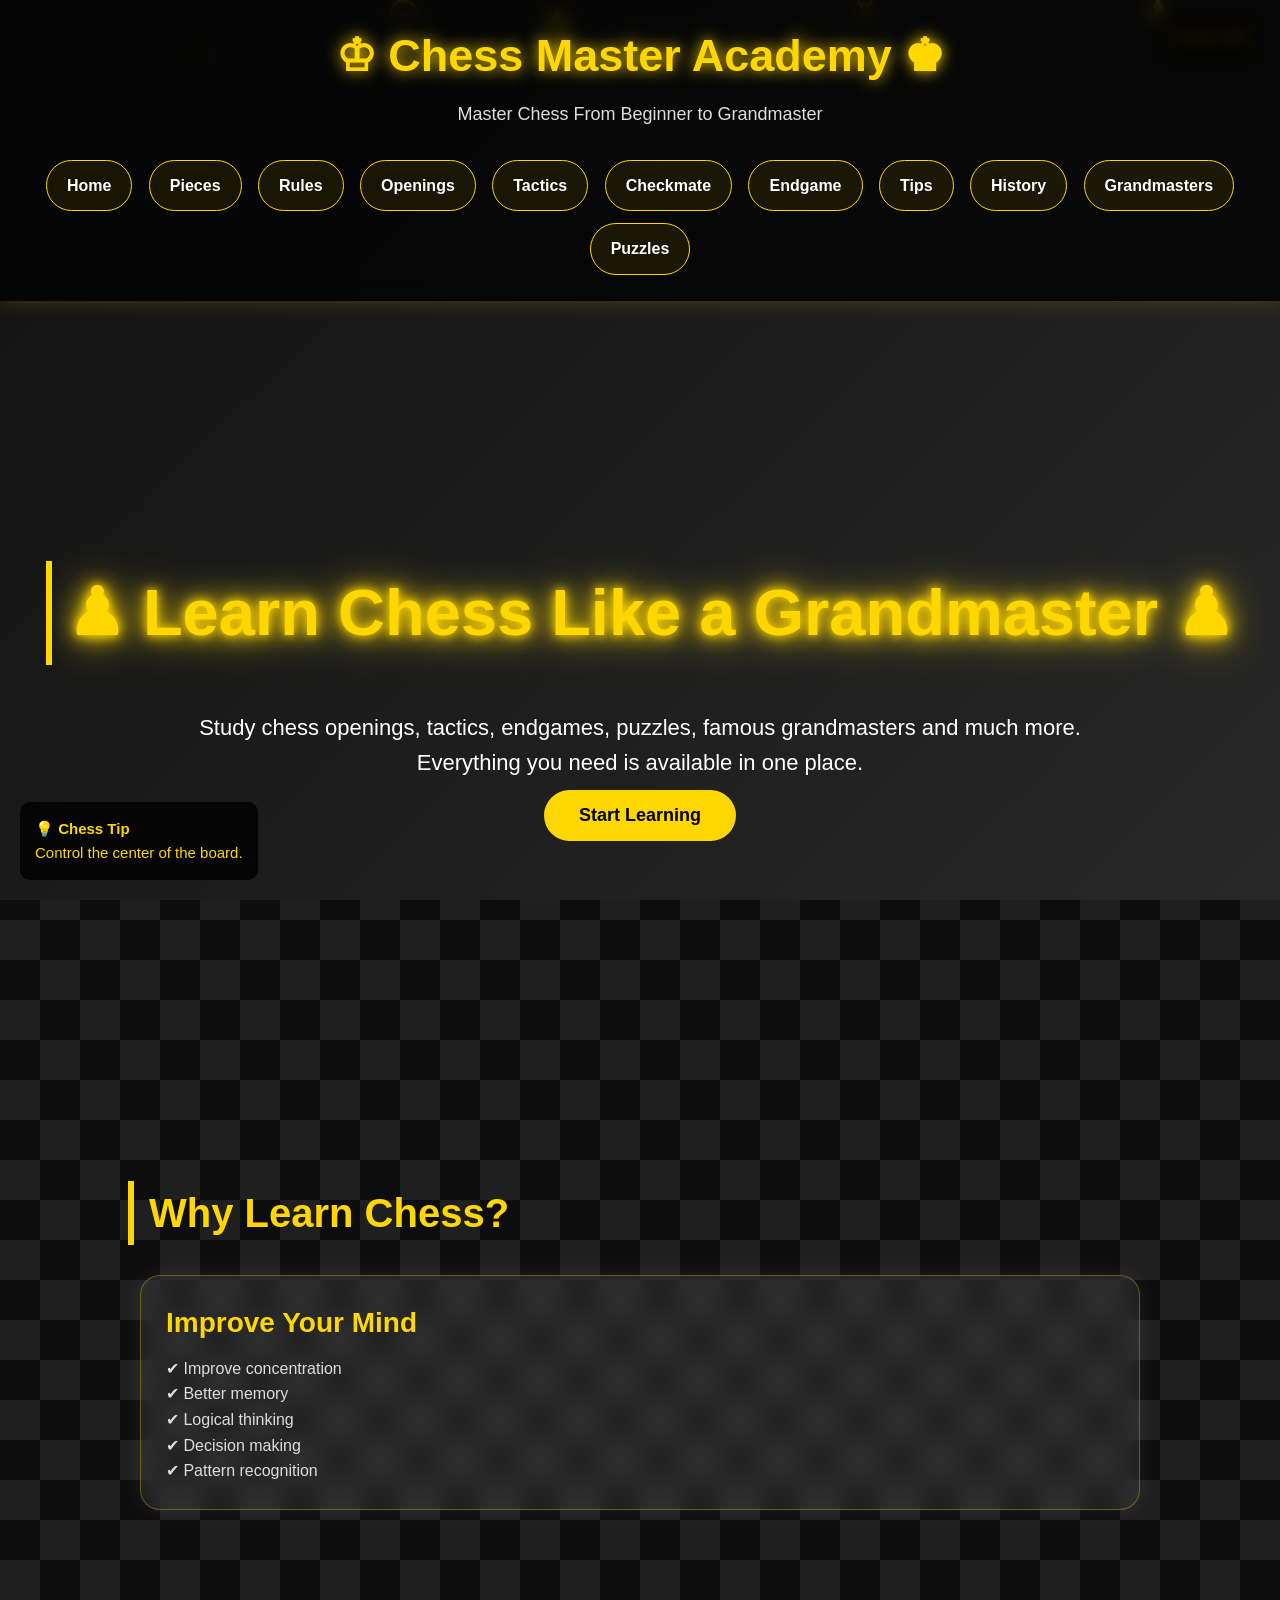
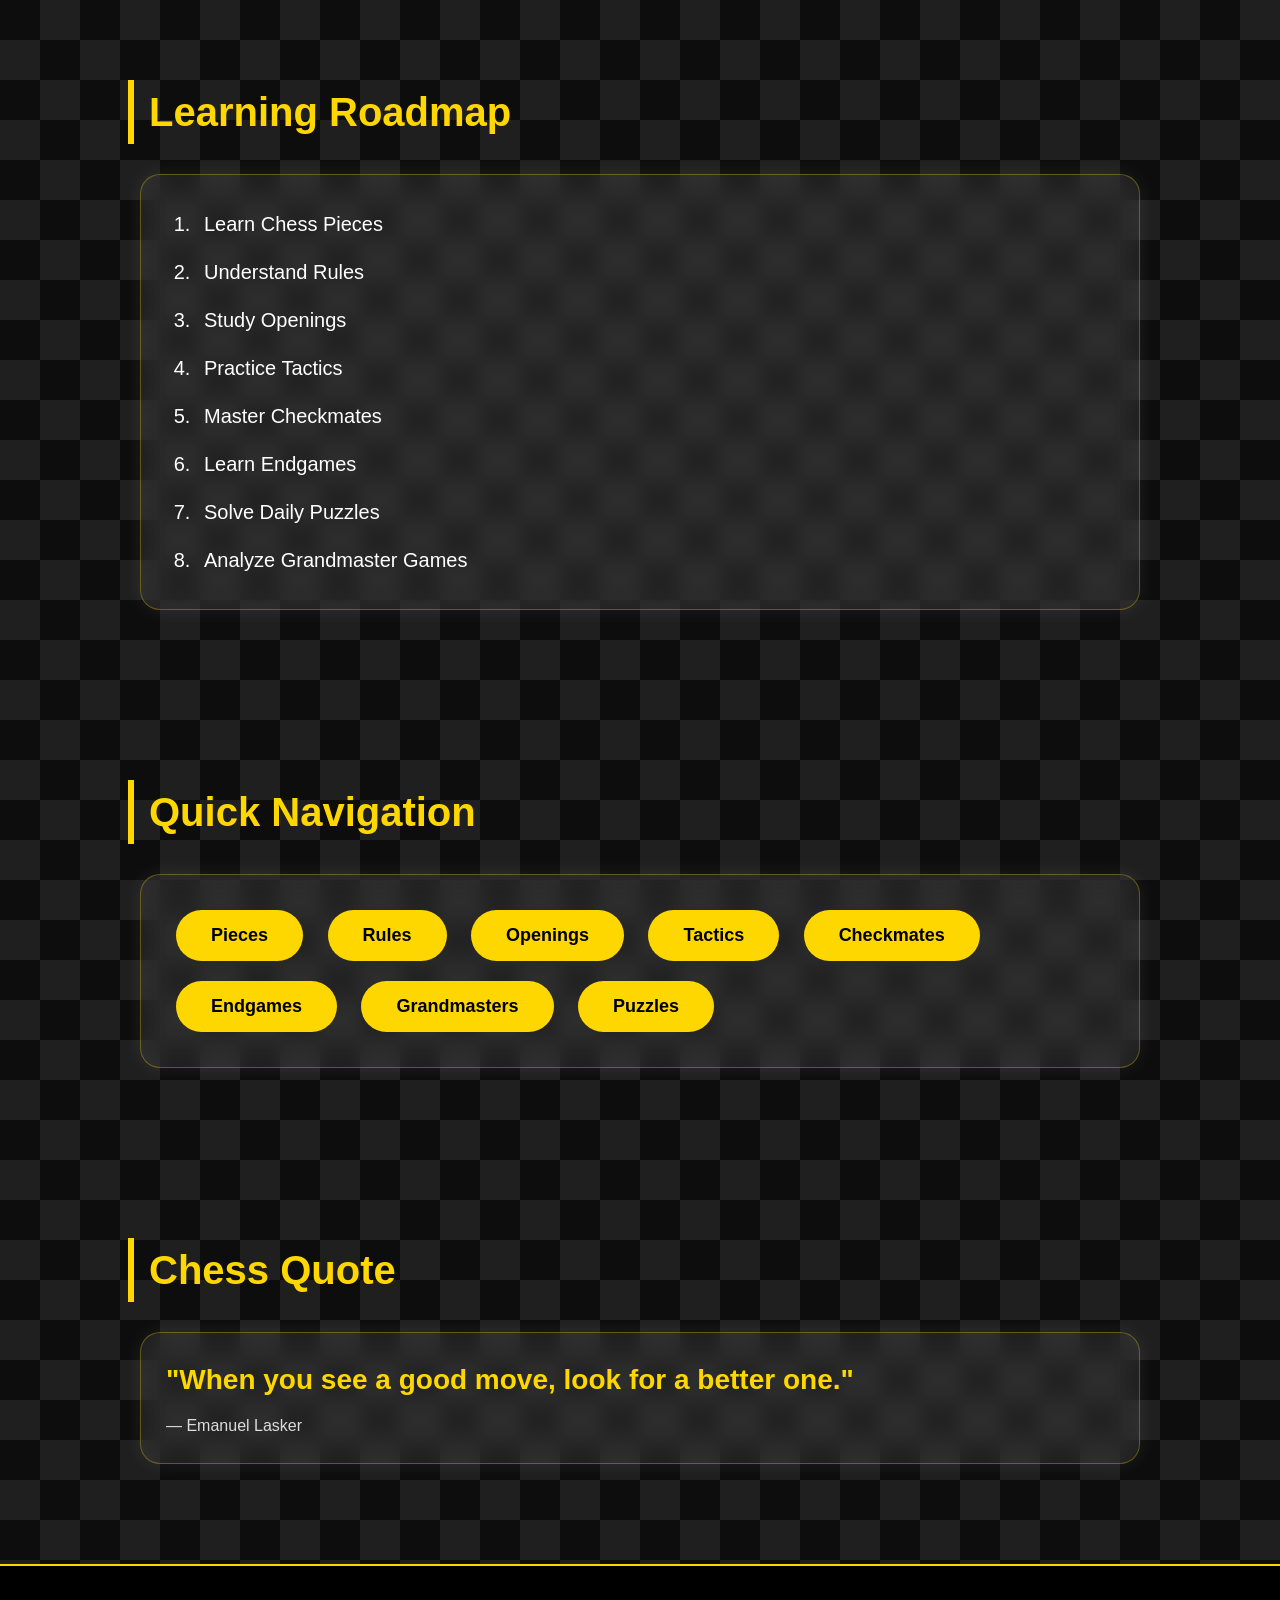
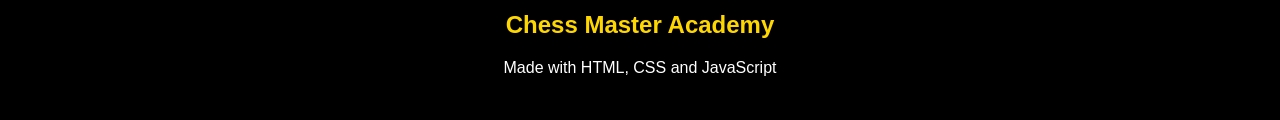
<file: index.html>
<!DOCTYPE html>
<html lang="en">

<head>

<meta charset="UTF-8">

<meta name="viewport" content="width=device-width, initial-scale=1.0">

<title>Chess Master Academy</title>

<link rel="stylesheet" href="style.css">

</head>

<body>

<div id="chess-rain"></div>

<header>

<h1>♔ Chess Master Academy ♚</h1>

<p>Master Chess From Beginner to Grandmaster</p>

<nav>

<a href="index.html">Home</a>

<a href="pieces.html">Pieces</a>

<a href="rules.html">Rules</a>

<a href="openings.html">Openings</a>

<a href="tactics.html">Tactics</a>

<a href="checkmate.html">Checkmate</a>

<a href="endgame.html">Endgame</a>

<a href="tips.html">Tips</a>

<a href="history.html">History</a>

<a href="grandmasters.html">Grandmasters</a>

<a href="puzzles.html">Puzzles</a>

</nav>

</header>

<section class="hero">

<h2>♟ Learn Chess Like a Grandmaster ♟</h2>

<p>

Study chess openings, tactics, endgames, puzzles, famous grandmasters and much more.

Everything you need is available in one place.

</p>

<button onclick="location.href='pieces.html'">

Start Learning

</button>

</section>

<section>

<h2>Why Learn Chess?</h2>

<div class="card">

<h3>Improve Your Mind</h3>

<p>

✔ Improve concentration

<br>

✔ Better memory

<br>

✔ Logical thinking

<br>

✔ Decision making

<br>

✔ Pattern recognition

</p>

</div>

</section>

<section>

<h2>Learning Roadmap</h2>

<div class="card">

<ol>

<li>Learn Chess Pieces</li>

<li>Understand Rules</li>

<li>Study Openings</li>

<li>Practice Tactics</li>

<li>Master Checkmates</li>

<li>Learn Endgames</li>

<li>Solve Daily Puzzles</li>

<li>Analyze Grandmaster Games</li>

</ol>

</div>

</section>

<section>

<h2>Quick Navigation</h2>

<div class="card">

<button onclick="location.href='pieces.html'">Pieces</button>

<button onclick="location.href='rules.html'">Rules</button>

<button onclick="location.href='openings.html'">Openings</button>

<button onclick="location.href='tactics.html'">Tactics</button>

<button onclick="location.href='checkmate.html'">Checkmates</button>

<button onclick="location.href='endgame.html'">Endgames</button>

<button onclick="location.href='grandmasters.html'">Grandmasters</button>

<button onclick="location.href='puzzles.html'">Puzzles</button>

</div>

</section>

<section>

<h2>Chess Quote</h2>

<div class="card">

<h3>

"When you see a good move, look for a better one."

</h3>

<p>

— Emanuel Lasker

</p>

</div>

</section>

<footer>

<h2>Chess Master Academy</h2>

<p>

Made with HTML, CSS and JavaScript

</p>

</footer>

<script src="script.js"></script>

</body>

</html>
</file>
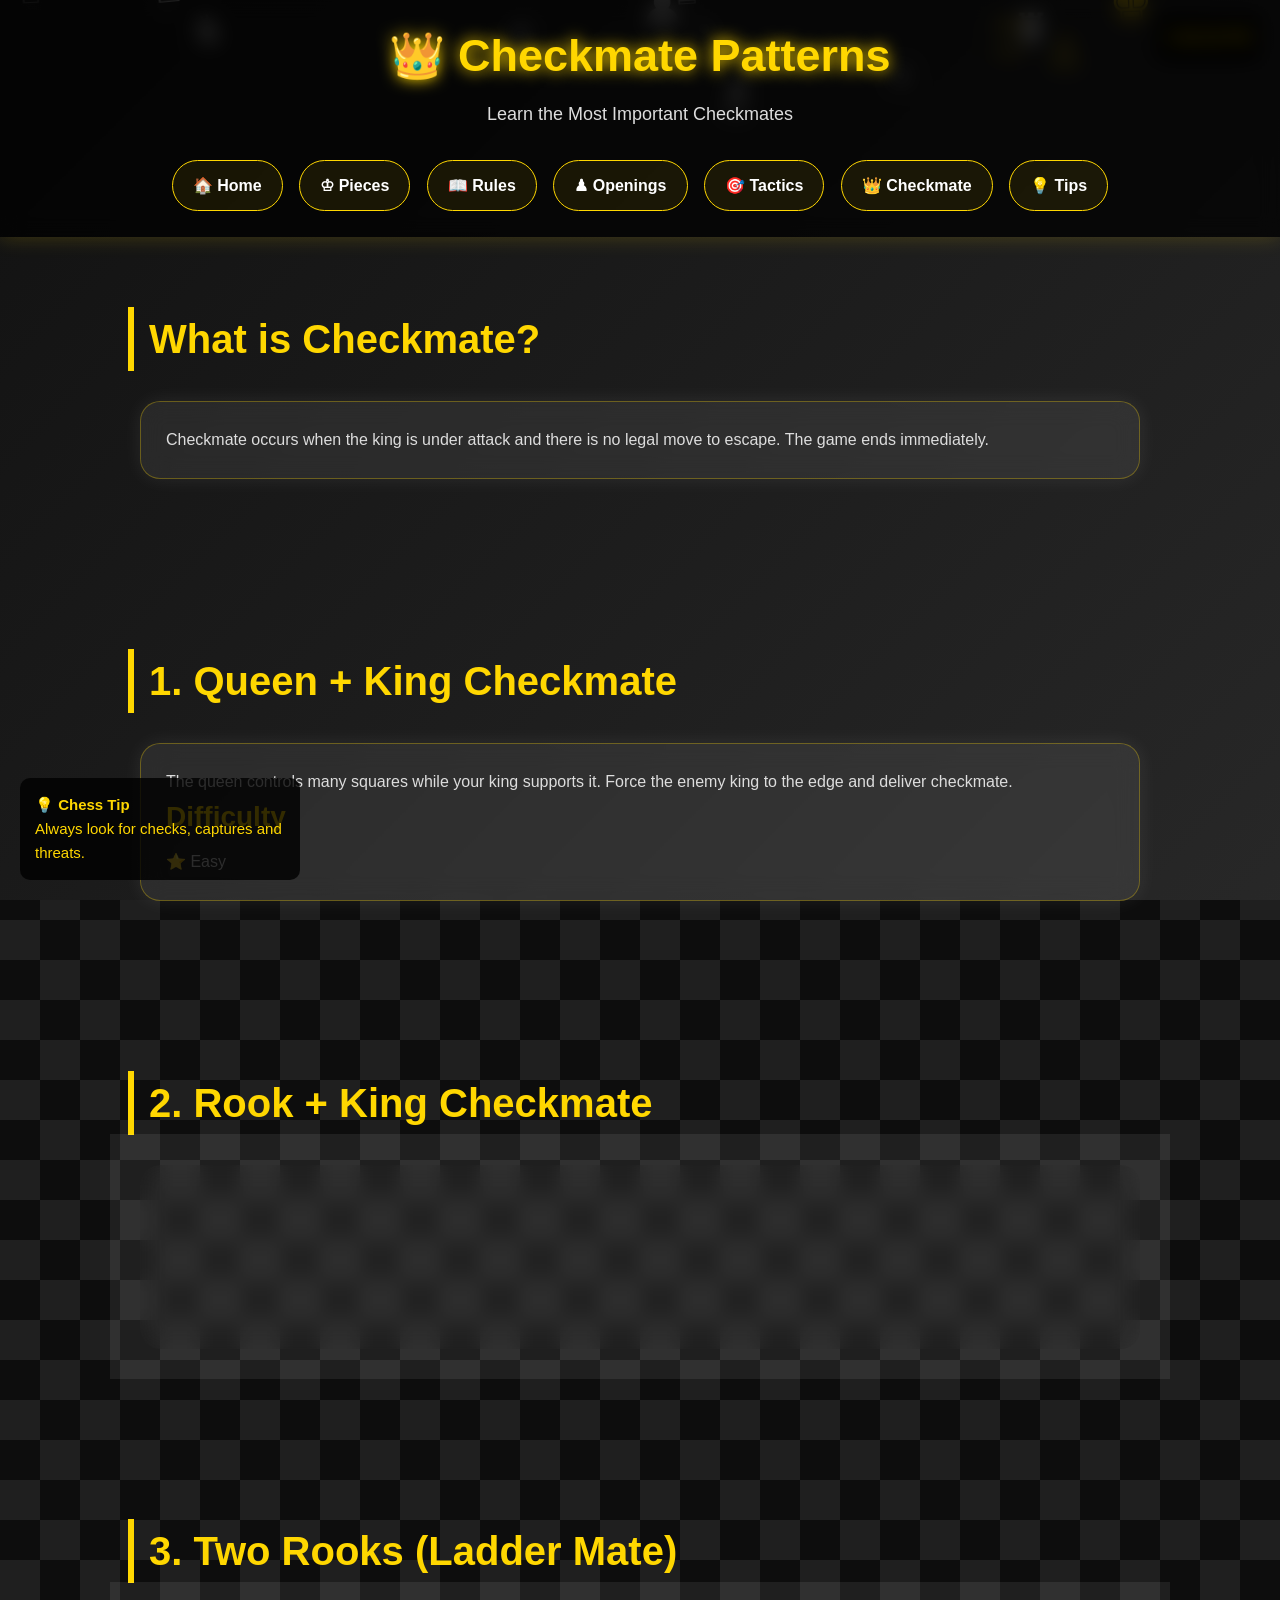
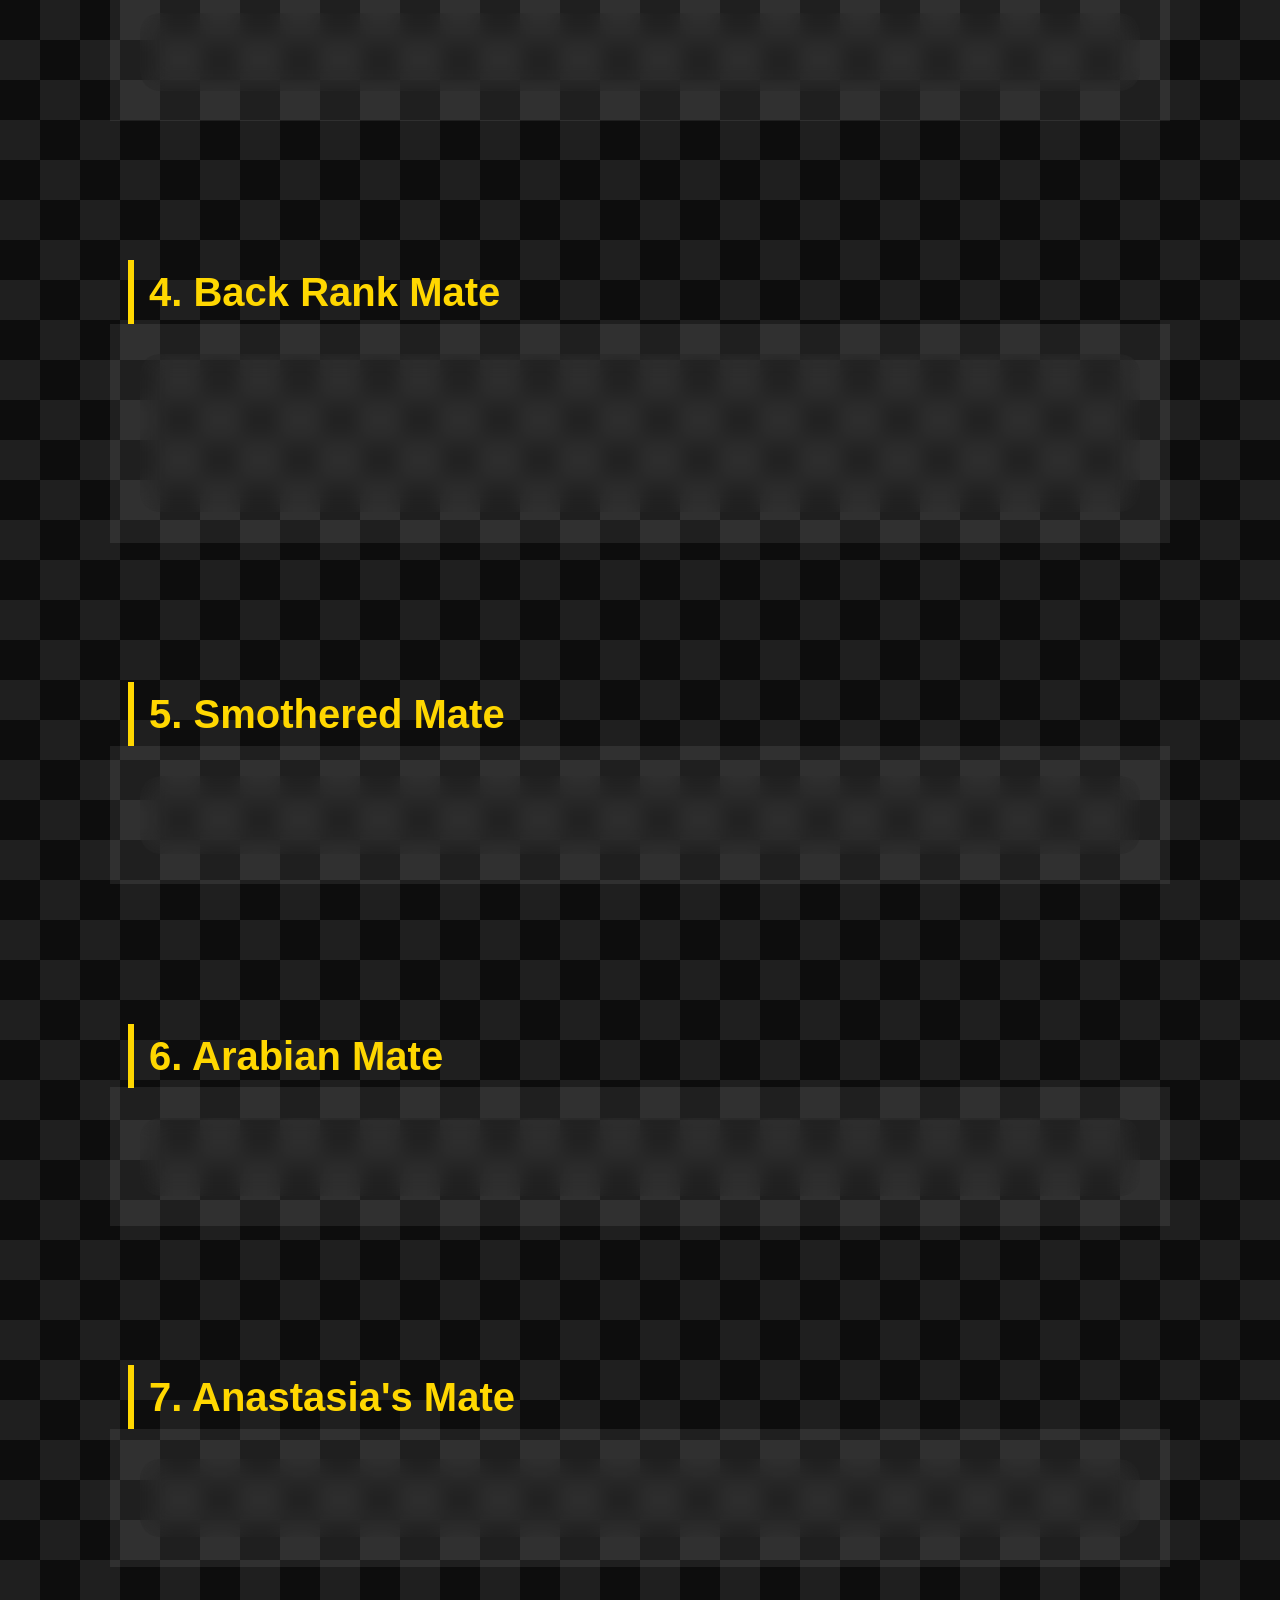
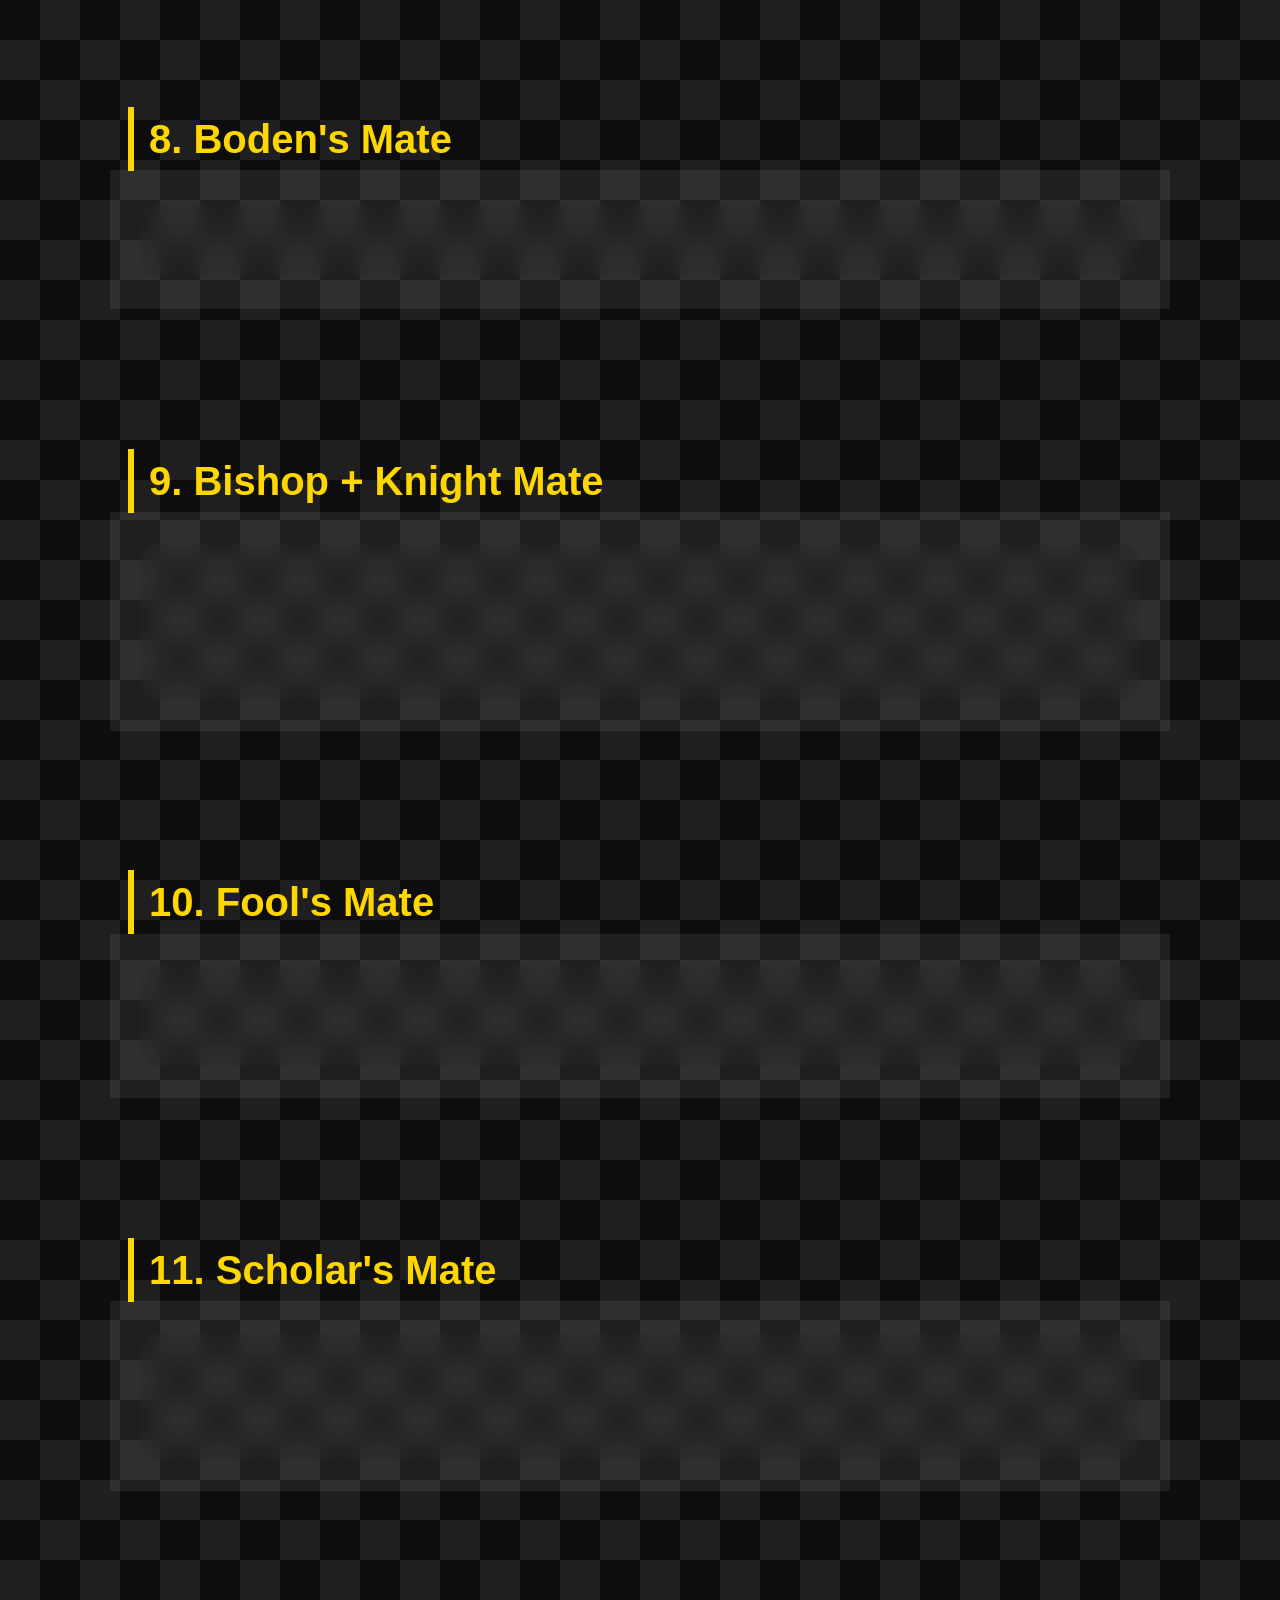
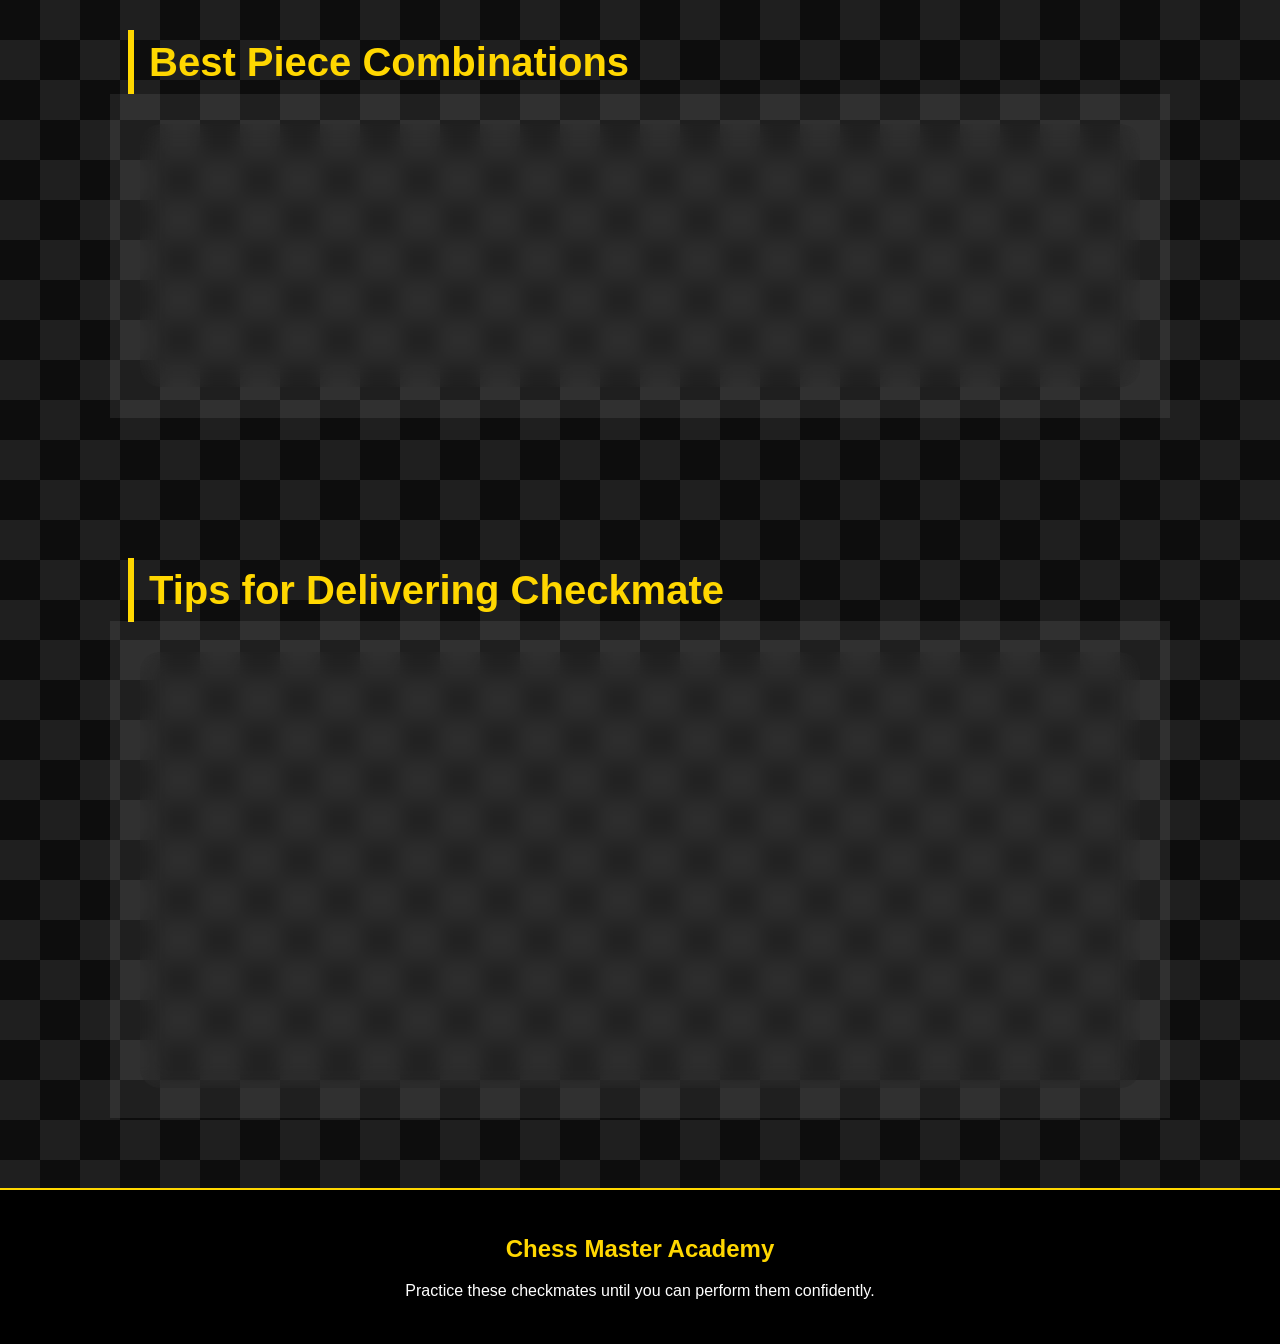
<file: checkmate.html>
<!DOCTYPE html>
<html lang="en">
<head>

<meta charset="UTF-8">
<meta name="viewport" content="width=device-width, initial-scale=1.0">

<title>Checkmate Patterns | Chess Master Academy</title>

<link rel="stylesheet" href="style.css">

</head>

<body>

<header>

<h1>👑 Checkmate Patterns</h1>

<p>Learn the Most Important Checkmates</p>

<nav>

<a href="index.html">🏠 Home</a>
<a href="pieces.html">♔ Pieces</a>
<a href="rules.html">📖 Rules</a>
<a href="openings.html">♟ Openings</a>
<a href="tactics.html">🎯 Tactics</a>
<a href="checkmate.html">👑 Checkmate</a>
<a href="tips.html">💡 Tips</a>

</nav>

</header>

<section>

<h2>What is Checkmate?</h2>

<div class="card">

<p>

Checkmate occurs when the king is under attack and there is no legal move to escape.

The game ends immediately.

</p>

</div>

</section>

<section>

<h2>1. Queen + King Checkmate</h2>

<div class="card">

<p>

The queen controls many squares while your king supports it.

Force the enemy king to the edge and deliver checkmate.

</p>

<h3>Difficulty</h3>

<p>⭐ Easy</p>

</div>

</section>

<section>

<h2>2. Rook + King Checkmate</h2>

<div class="card">

<p>

Push the enemy king to the edge using the rook while your king approaches.

This is one of the first endgames every player should learn.

</p>

<h3>Difficulty</h3>

<p>⭐⭐ Easy</p>

</div>

</section>

<section>

<h2>3. Two Rooks (Ladder Mate)</h2>

<div class="card">

<p>

Use both rooks to cut off ranks one after another until the king reaches the edge.

Very simple and reliable.

</p>

</div>

</section>

<section>

<h2>4. Back Rank Mate</h2>

<div class="card">

<p>

Occurs when the king is trapped behind its own pawns and a rook or queen delivers mate.

</p>

<h3>Tip</h3>

<p>

Always give your king an escape square.

</p>

</div>

</section>

<section>

<h2>5. Smothered Mate</h2>

<div class="card">

<p>

The king is surrounded by its own pieces.

A knight delivers the final checkmate.

</p>

</div>

</section>

<section>

<h2>6. Arabian Mate</h2>

<div class="card">

<p>

A rook and knight work together near the corner to checkmate the king.

</p>

</div>

</section>

<section>

<h2>7. Anastasia's Mate</h2>

<div class="card">

<p>

A rook traps the king on the edge while a knight blocks escape squares.

</p>

</div>

</section>

<section>

<h2>8. Boden's Mate</h2>

<div class="card">

<p>

Two bishops attack along crossing diagonals to trap the king.

</p>

</div>

</section>

<section>

<h2>9. Bishop + Knight Mate</h2>

<div class="card">

<p>

One of the most difficult basic checkmates.

Requires accurate coordination between king, bishop and knight.

</p>

<h3>Difficulty</h3>

<p>⭐⭐⭐⭐⭐ Advanced</p>

</div>

</section>

<section>

<h2>10. Fool's Mate</h2>

<div class="card">

<p>

Fastest possible checkmate.

Moves:

</p>

<p>

1.f3 e5

2.g4 Qh4#

</p>

</div>

</section>

<section>

<h2>11. Scholar's Mate</h2>

<div class="card">

<p>

Popular beginner attack.

Moves:

</p>

<p>

1.e4 e5

2.Bc4 Nc6

3.Qh5 Nf6

4.Qxf7#

</p>

<p>

Strong players usually defend against it easily.

</p>

</div>

</section>

<section>

<h2>Best Piece Combinations</h2>

<div class="card">

<table border="1" width="100%" style="text-align:center;">

<tr>

<th>Combination</th>

<th>Difficulty</th>

</tr>

<tr>

<td>Queen + King</td>

<td>Easy</td>

</tr>

<tr>

<td>Rook + King</td>

<td>Easy</td>

</tr>

<tr>

<td>Two Rooks</td>

<td>Easy</td>

</tr>

<tr>

<td>Queen + Rook</td>

<td>Easy</td>

</tr>

<tr>

<td>Two Bishops</td>

<td>Medium</td>

</tr>

<tr>

<td>Bishop + Knight</td>

<td>Hard</td>

</tr>

</table>

</div>

</section>

<section>

<h2>Tips for Delivering Checkmate</h2>

<div class="card">

<ol>

<li>Keep your king active.</li>

<li>Cut off escape squares.</li>

<li>Coordinate your pieces.</li>

<li>Look for forcing checks.</li>

<li>Don't rush.</li>

<li>Calculate carefully.</li>

<li>Practice basic mates often.</li>

<li>Learn common mating patterns.</li>

</ol>

</div>

</section>

<footer>

<h2>Chess Master Academy</h2>

<p>

Practice these checkmates until you can perform them confidently.

</p>

</footer>

<script src="script.js"></script>

</body>
</html>
</file>
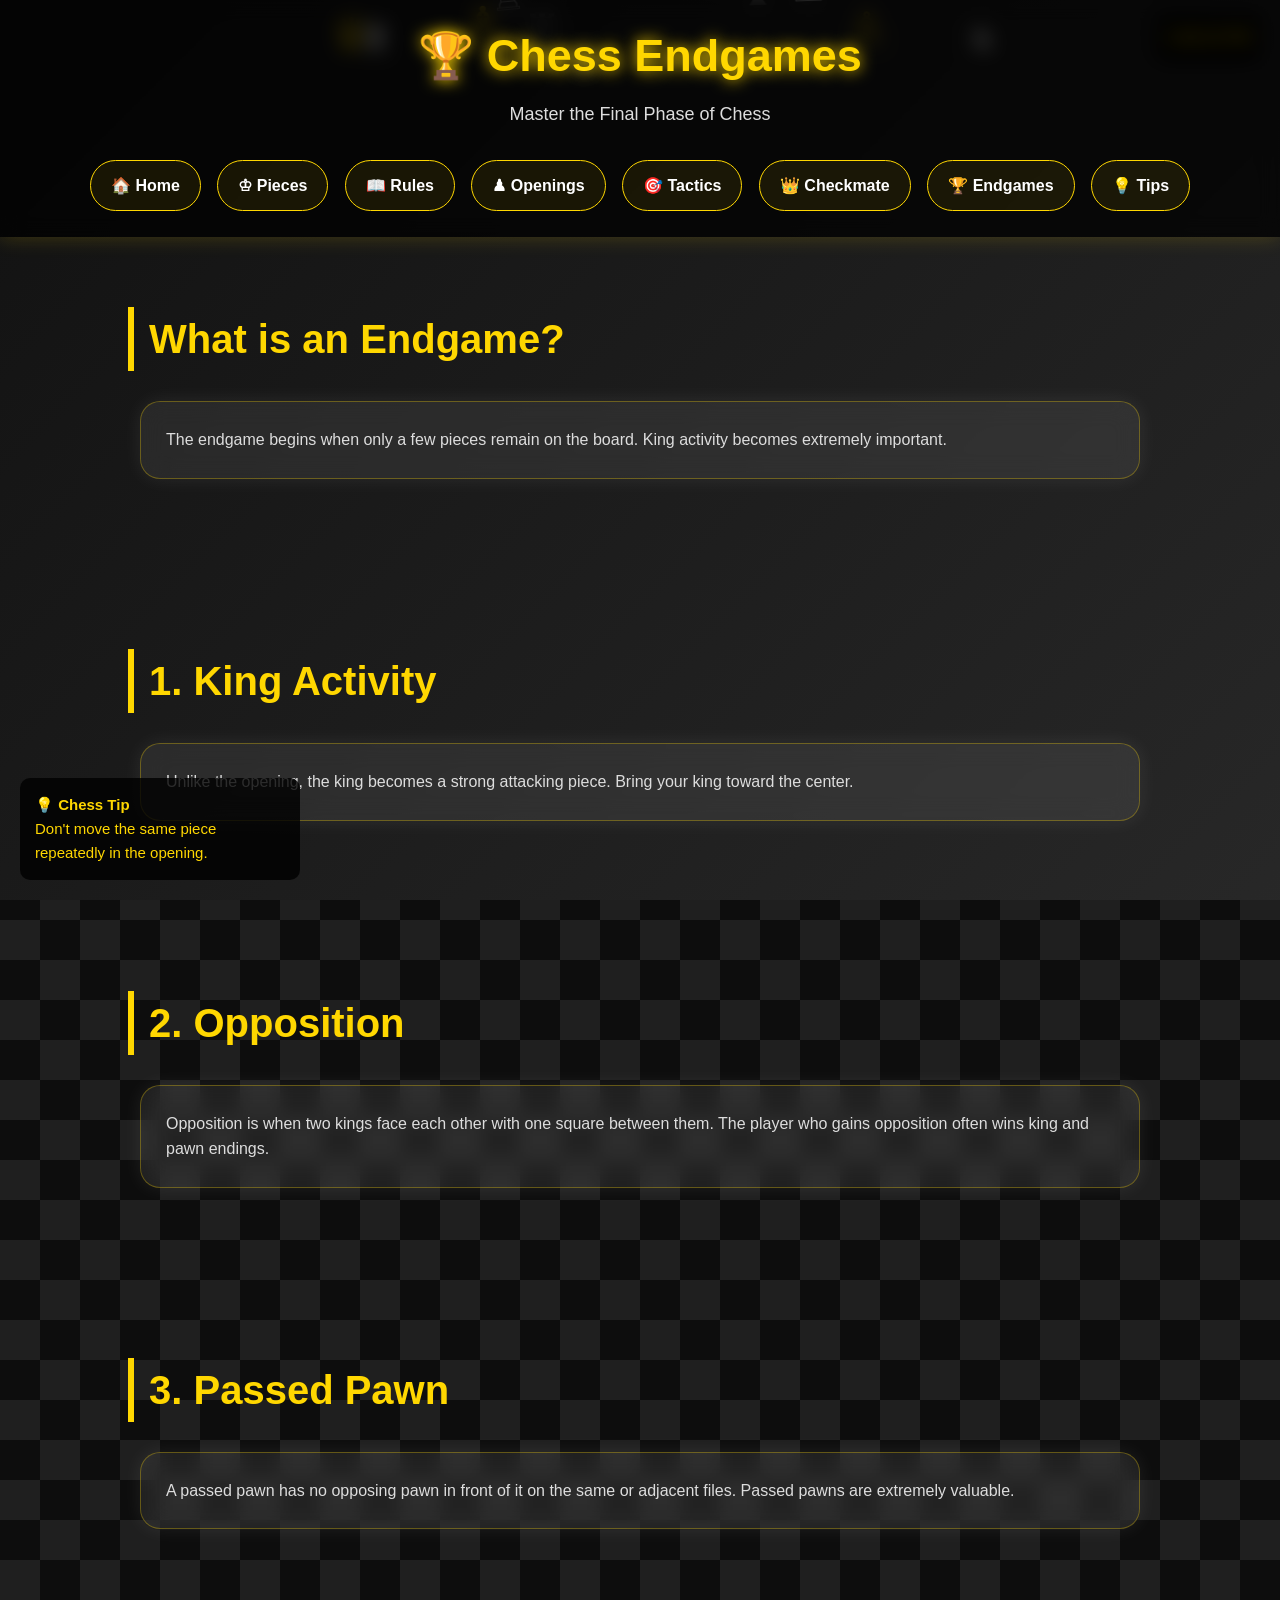
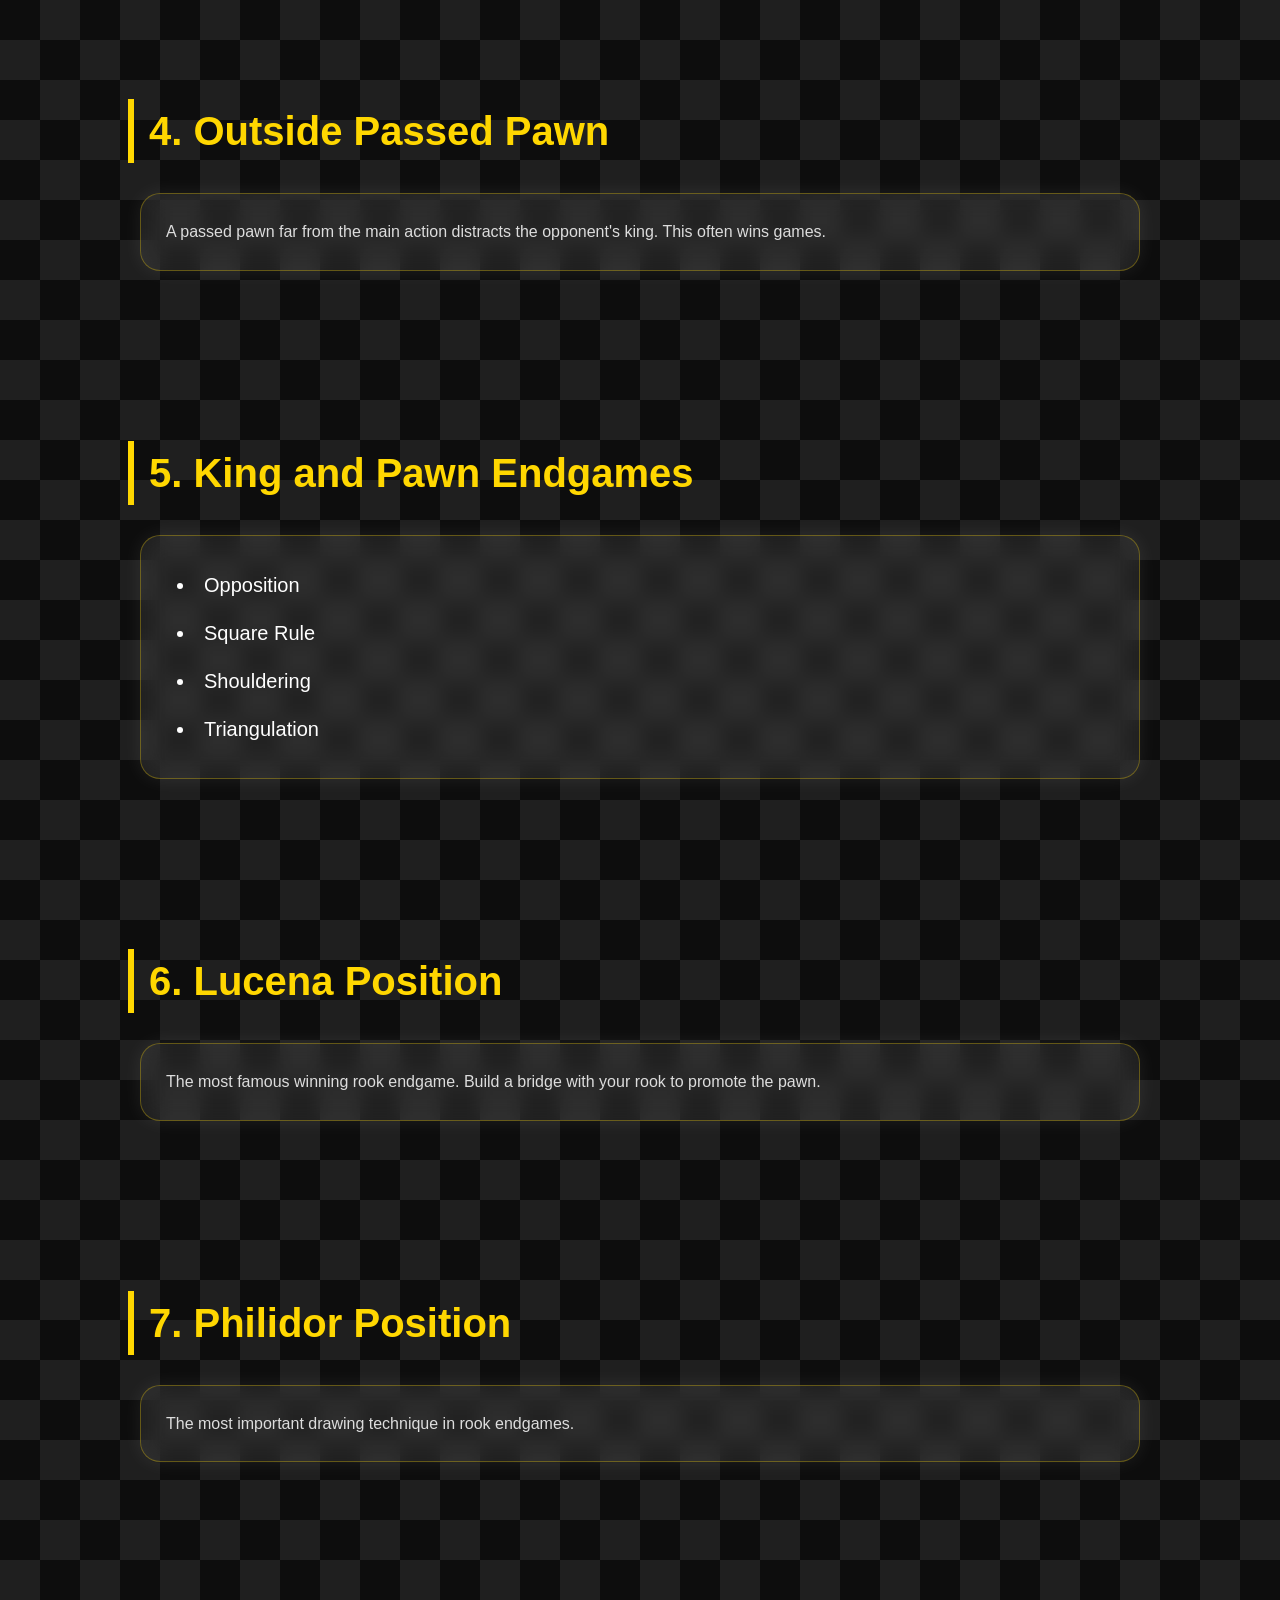
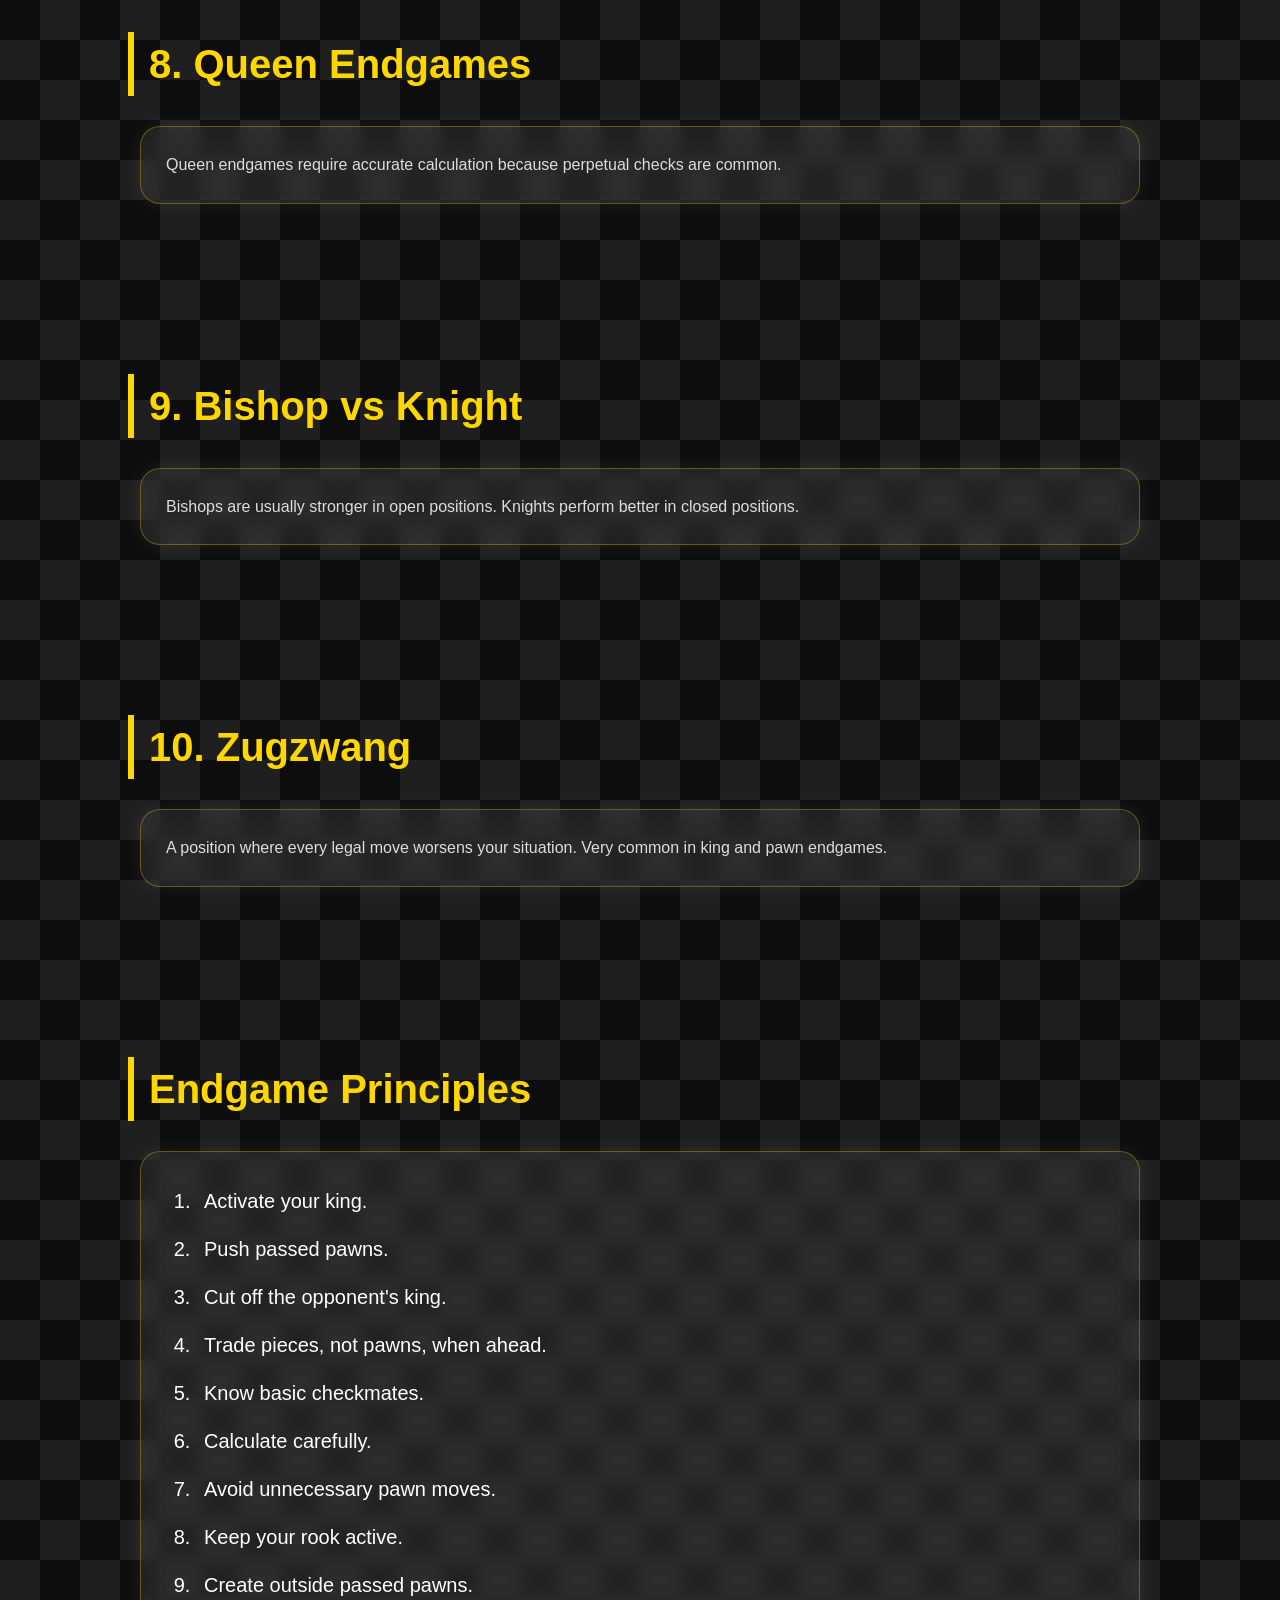
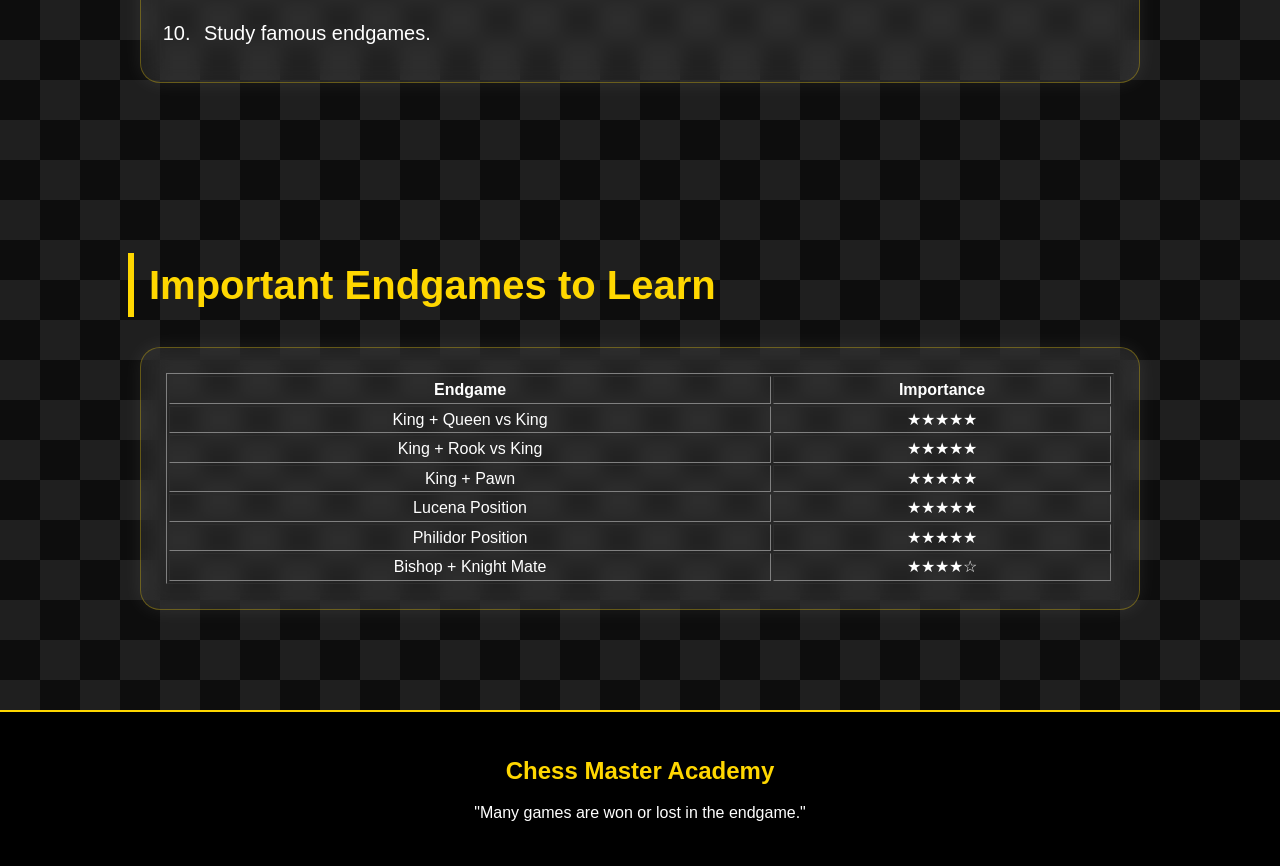
<file: endgame.html>
<!DOCTYPE html>
<html lang="en">
<head>

<meta charset="UTF-8">
<meta name="viewport" content="width=device-width, initial-scale=1.0">

<title>Chess Endgames | Chess Master Academy</title>

<link rel="stylesheet" href="style.css">

</head>

<body>

<header>

<h1>🏆 Chess Endgames</h1>

<p>Master the Final Phase of Chess</p>

<nav>

<a href="index.html">🏠 Home</a>
<a href="pieces.html">♔ Pieces</a>
<a href="rules.html">📖 Rules</a>
<a href="openings.html">♟ Openings</a>
<a href="tactics.html">🎯 Tactics</a>
<a href="checkmate.html">👑 Checkmate</a>
<a href="endgame.html">🏆 Endgames</a>
<a href="tips.html">💡 Tips</a>

</nav>

</header>

<section>

<h2>What is an Endgame?</h2>

<div class="card">

<p>

The endgame begins when only a few pieces remain on the board.
King activity becomes extremely important.

</p>

</div>

</section>

<section>

<h2>1. King Activity</h2>

<div class="card">

<p>

Unlike the opening, the king becomes a strong attacking piece.

Bring your king toward the center.

</p>

</div>

</section>

<section>

<h2>2. Opposition</h2>

<div class="card">

<p>

Opposition is when two kings face each other with one square between them.

The player who gains opposition often wins king and pawn endings.

</p>

</div>

</section>

<section>

<h2>3. Passed Pawn</h2>

<div class="card">

<p>

A passed pawn has no opposing pawn in front of it on the same or adjacent files.

Passed pawns are extremely valuable.

</p>

</div>

</section>

<section>

<h2>4. Outside Passed Pawn</h2>

<div class="card">

<p>

A passed pawn far from the main action distracts the opponent's king.

This often wins games.

</p>

</div>

</section>

<section>

<h2>5. King and Pawn Endgames</h2>

<div class="card">

<ul>

<li>Opposition</li>

<li>Square Rule</li>

<li>Shouldering</li>

<li>Triangulation</li>

</ul>

</div>

</section>

<section>

<h2>6. Lucena Position</h2>

<div class="card">

<p>

The most famous winning rook endgame.

Build a bridge with your rook to promote the pawn.

</p>

</div>

</section>

<section>

<h2>7. Philidor Position</h2>

<div class="card">

<p>

The most important drawing technique in rook endgames.

</p>

</div>

</section>

<section>

<h2>8. Queen Endgames</h2>

<div class="card">

<p>

Queen endgames require accurate calculation because perpetual checks are common.

</p>

</div>

</section>

<section>

<h2>9. Bishop vs Knight</h2>

<div class="card">

<p>

Bishops are usually stronger in open positions.

Knights perform better in closed positions.

</p>

</div>

</section>

<section>

<h2>10. Zugzwang</h2>

<div class="card">

<p>

A position where every legal move worsens your situation.

Very common in king and pawn endgames.

</p>

</div>

</section>

<section>

<h2>Endgame Principles</h2>

<div class="card">

<ol>

<li>Activate your king.</li>

<li>Push passed pawns.</li>

<li>Cut off the opponent's king.</li>

<li>Trade pieces, not pawns, when ahead.</li>

<li>Know basic checkmates.</li>

<li>Calculate carefully.</li>

<li>Avoid unnecessary pawn moves.</li>

<li>Keep your rook active.</li>

<li>Create outside passed pawns.</li>

<li>Study famous endgames.</li>

</ol>

</div>

</section>

<section>

<h2>Important Endgames to Learn</h2>

<div class="card">

<table border="1" width="100%" style="text-align:center;">

<tr>

<th>Endgame</th>

<th>Importance</th>

</tr>

<tr>

<td>King + Queen vs King</td>

<td>★★★★★</td>

</tr>

<tr>

<td>King + Rook vs King</td>

<td>★★★★★</td>

</tr>

<tr>

<td>King + Pawn</td>

<td>★★★★★</td>

</tr>

<tr>

<td>Lucena Position</td>

<td>★★★★★</td>

</tr>

<tr>

<td>Philidor Position</td>

<td>★★★★★</td>

</tr>

<tr>

<td>Bishop + Knight Mate</td>

<td>★★★★☆</td>

</tr>

</table>

</div>

</section>

<footer>

<h2>Chess Master Academy</h2>

<p>

"Many games are won or lost in the endgame."

</p>

</footer>

<script src="script.js"></script>

</body>
</html>
</file>
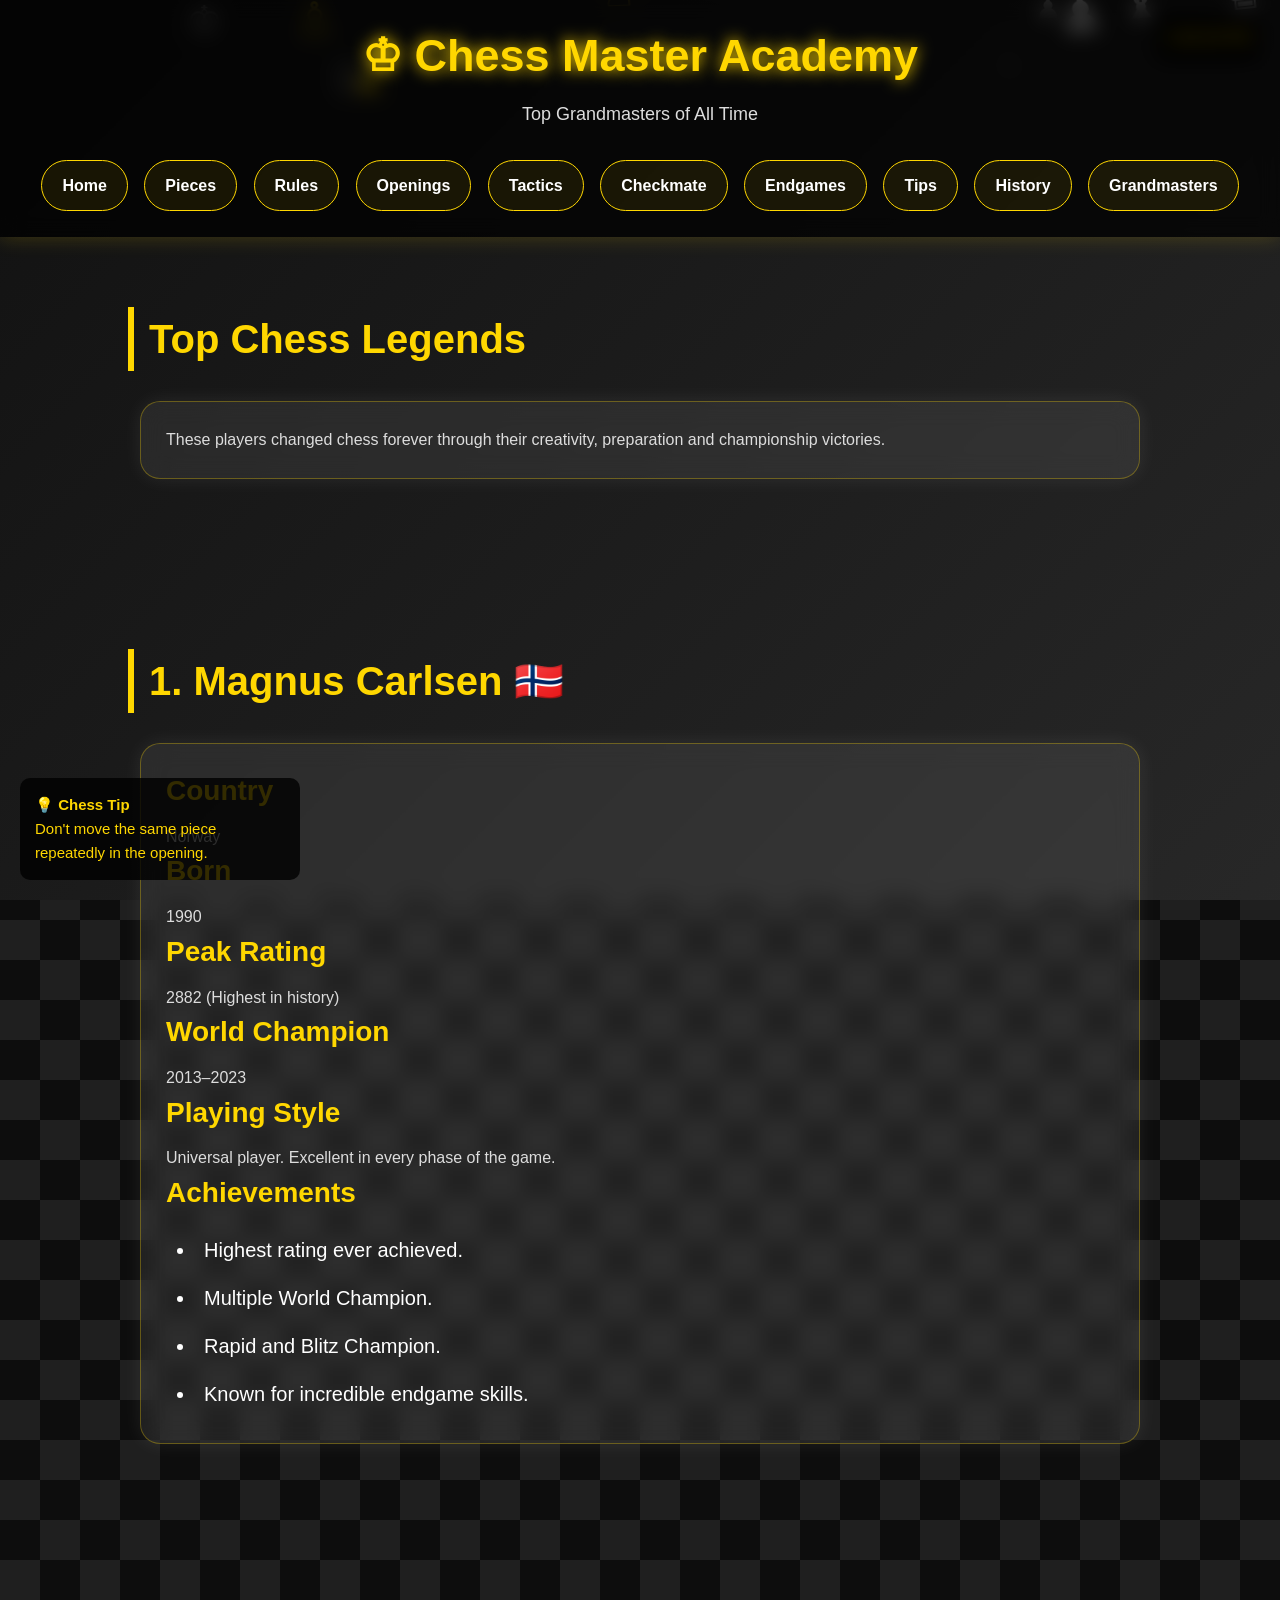
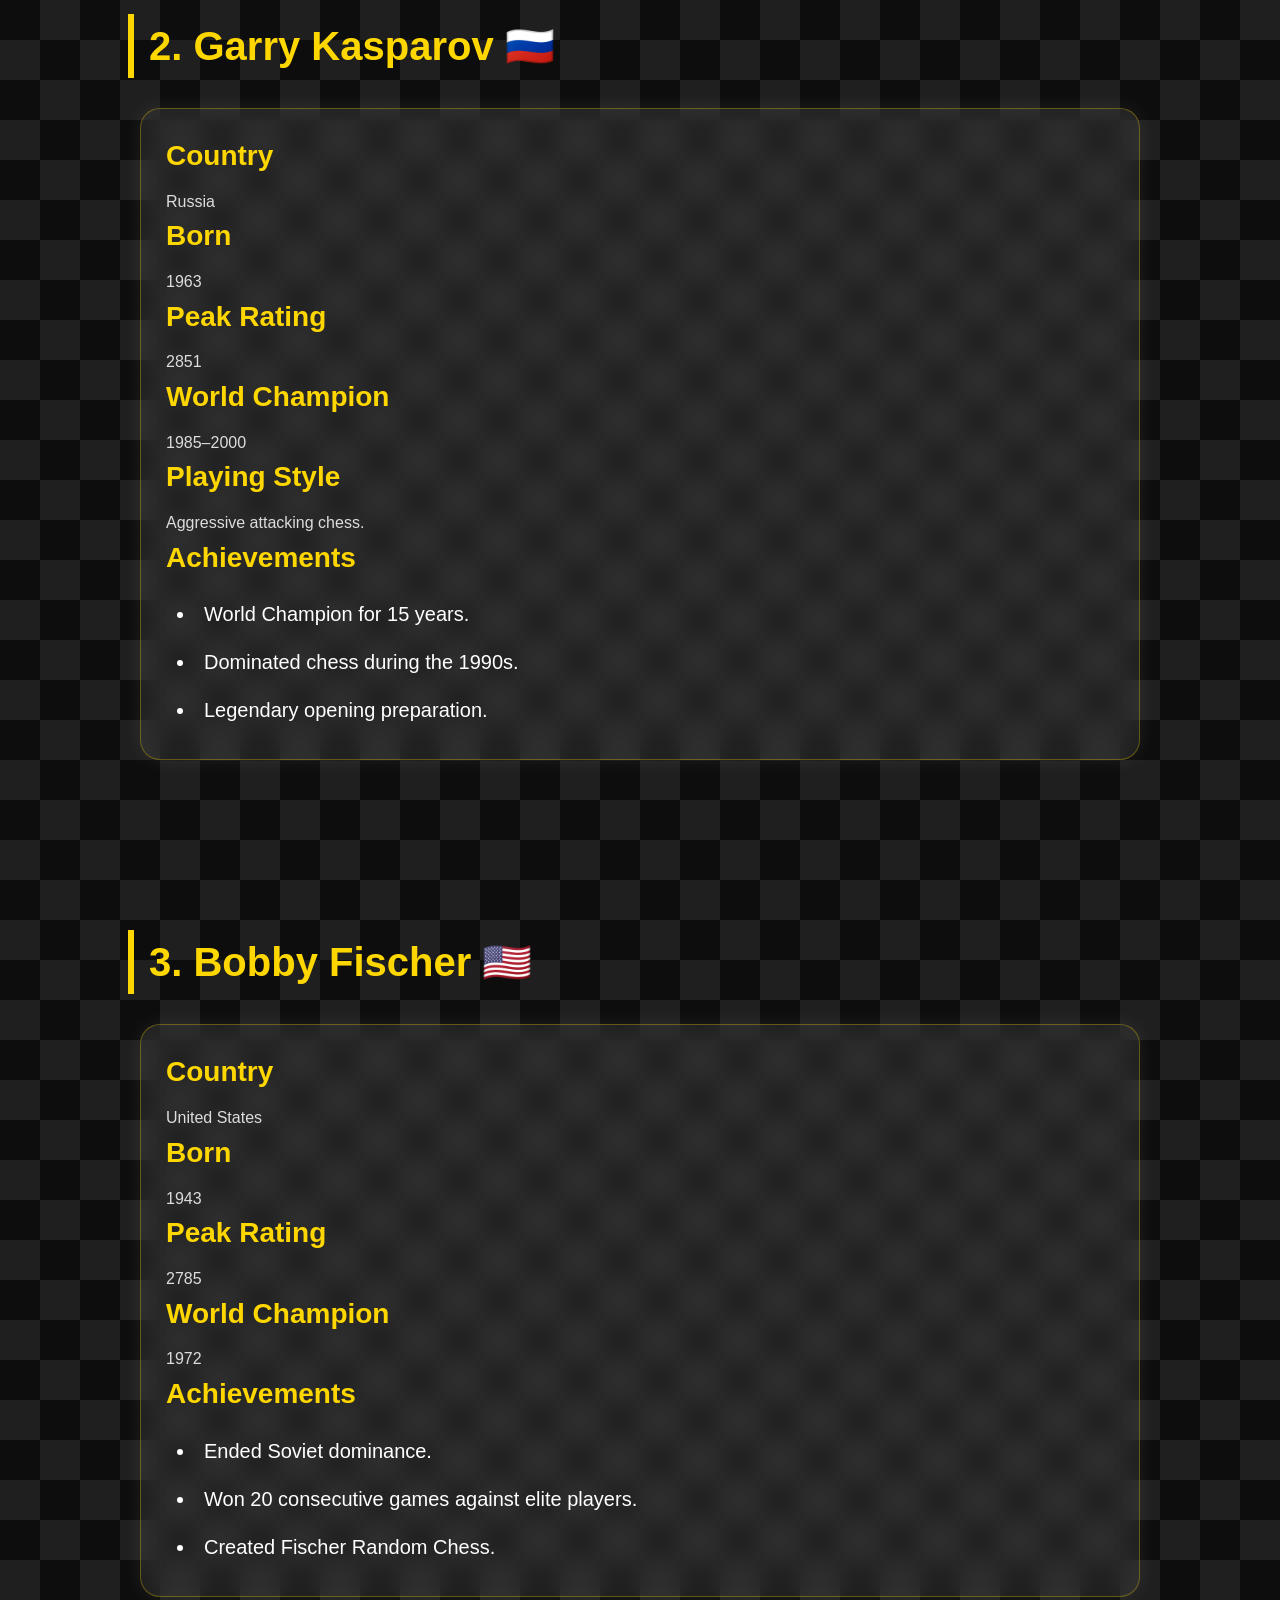
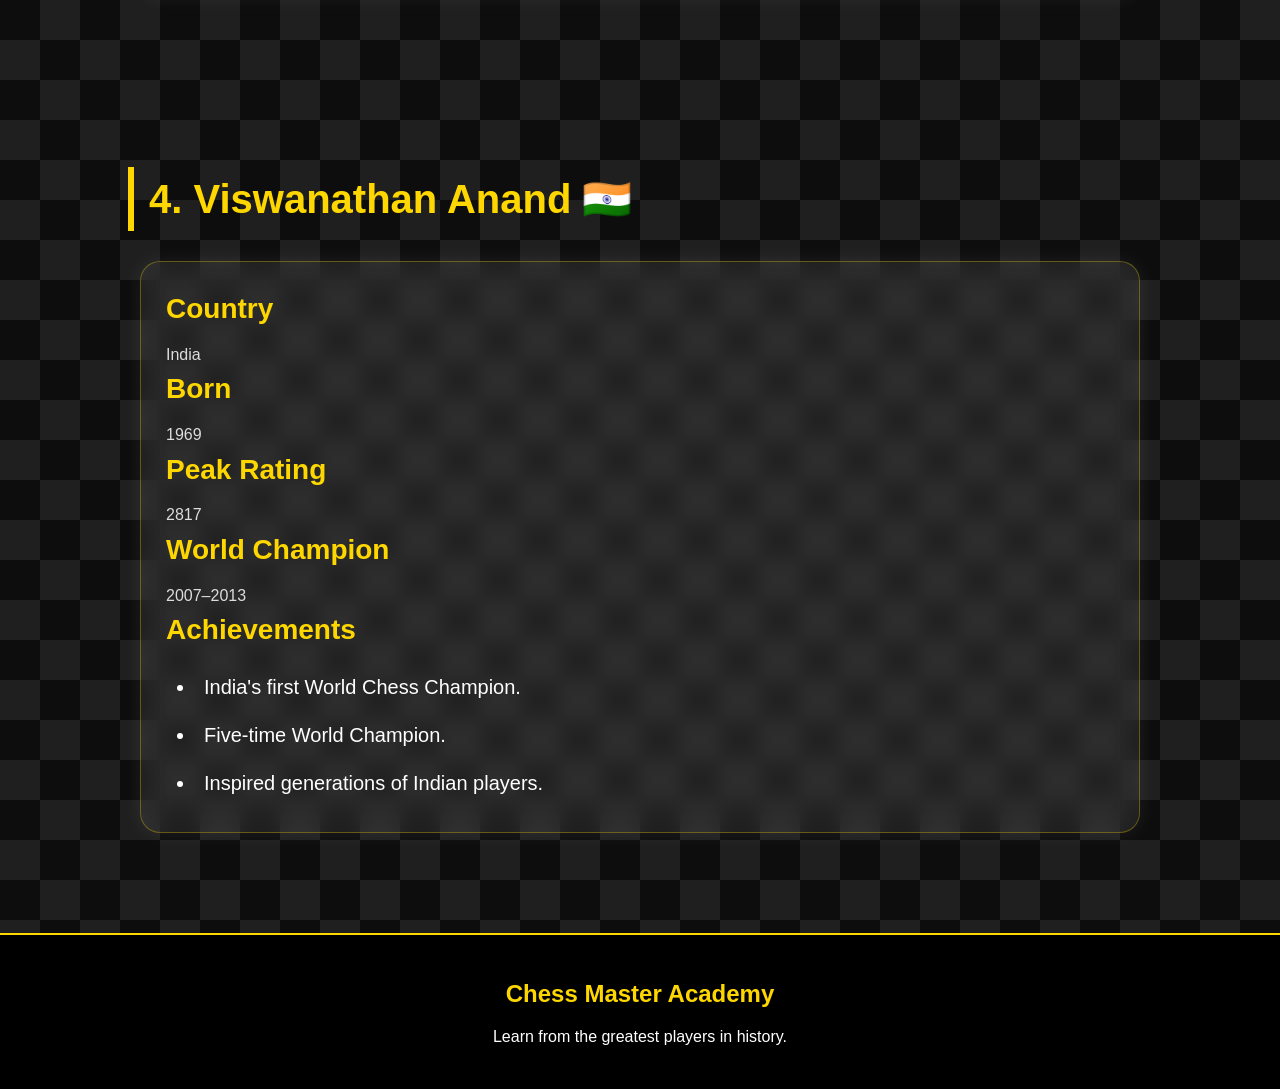
<file: grandmasters.html>
<!DOCTYPE html>
<html lang="en">

<head>

<meta charset="UTF-8">
<meta name="viewport" content="width=device-width, initial-scale=1.0">

<title>Grandmasters | Chess Master Academy</title>

<link rel="stylesheet" href="style.css">

</head>

<body>

<header>

<h1>♔ Chess Master Academy</h1>

<p>Top Grandmasters of All Time</p>

<nav>

<a href="index.html">Home</a>
<a href="pieces.html">Pieces</a>
<a href="rules.html">Rules</a>
<a href="openings.html">Openings</a>
<a href="tactics.html">Tactics</a>
<a href="checkmate.html">Checkmate</a>
<a href="endgame.html">Endgames</a>
<a href="tips.html">Tips</a>
<a href="history.html">History</a>
<a href="grandmasters.html">Grandmasters</a>

</nav>

</header>

<section>

<h2>Top Chess Legends</h2>

<div class="card">

<p>

These players changed chess forever through their creativity,
preparation and championship victories.

</p>

</div>

</section>

<section>

<h2>1. Magnus Carlsen 🇳🇴</h2>

<div class="card">

<h3>Country</h3>

<p>Norway</p>

<h3>Born</h3>

<p>1990</p>

<h3>Peak Rating</h3>

<p>2882 (Highest in history)</p>

<h3>World Champion</h3>

<p>2013–2023</p>

<h3>Playing Style</h3>

<p>

Universal player.
Excellent in every phase of the game.

</p>

<h3>Achievements</h3>

<ul>

<li>Highest rating ever achieved.</li>

<li>Multiple World Champion.</li>

<li>Rapid and Blitz Champion.</li>

<li>Known for incredible endgame skills.</li>

</ul>

</div>

</section>

<section>

<h2>2. Garry Kasparov 🇷🇺</h2>

<div class="card">

<h3>Country</h3>

<p>Russia</p>

<h3>Born</h3>

<p>1963</p>

<h3>Peak Rating</h3>

<p>2851</p>

<h3>World Champion</h3>

<p>1985–2000</p>

<h3>Playing Style</h3>

<p>

Aggressive attacking chess.

</p>

<h3>Achievements</h3>

<ul>

<li>World Champion for 15 years.</li>

<li>Dominated chess during the 1990s.</li>

<li>Legendary opening preparation.</li>

</ul>

</div>

</section>

<section>

<h2>3. Bobby Fischer 🇺🇸</h2>

<div class="card">

<h3>Country</h3>

<p>United States</p>

<h3>Born</h3>

<p>1943</p>

<h3>Peak Rating</h3>

<p>2785</p>

<h3>World Champion</h3>

<p>1972</p>

<h3>Achievements</h3>

<ul>

<li>Ended Soviet dominance.</li>

<li>Won 20 consecutive games against elite players.</li>

<li>Created Fischer Random Chess.</li>

</ul>

</div>

</section>

<section>

<h2>4. Viswanathan Anand 🇮🇳</h2>

<div class="card">

<h3>Country</h3>

<p>India</p>

<h3>Born</h3>

<p>1969</p>

<h3>Peak Rating</h3>

<p>2817</p>

<h3>World Champion</h3>

<p>2007–2013</p>

<h3>Achievements</h3>

<ul>

<li>India's first World Chess Champion.</li>

<li>Five-time World Champion.</li>

<li>Inspired generations of Indian players.</li>

</ul>

</div>

</section>

<footer>

<h2>Chess Master Academy</h2>

<p>Learn from the greatest players in history.</p>

</footer>

<script src="script.js"></script>

</body>

</html>
</file>
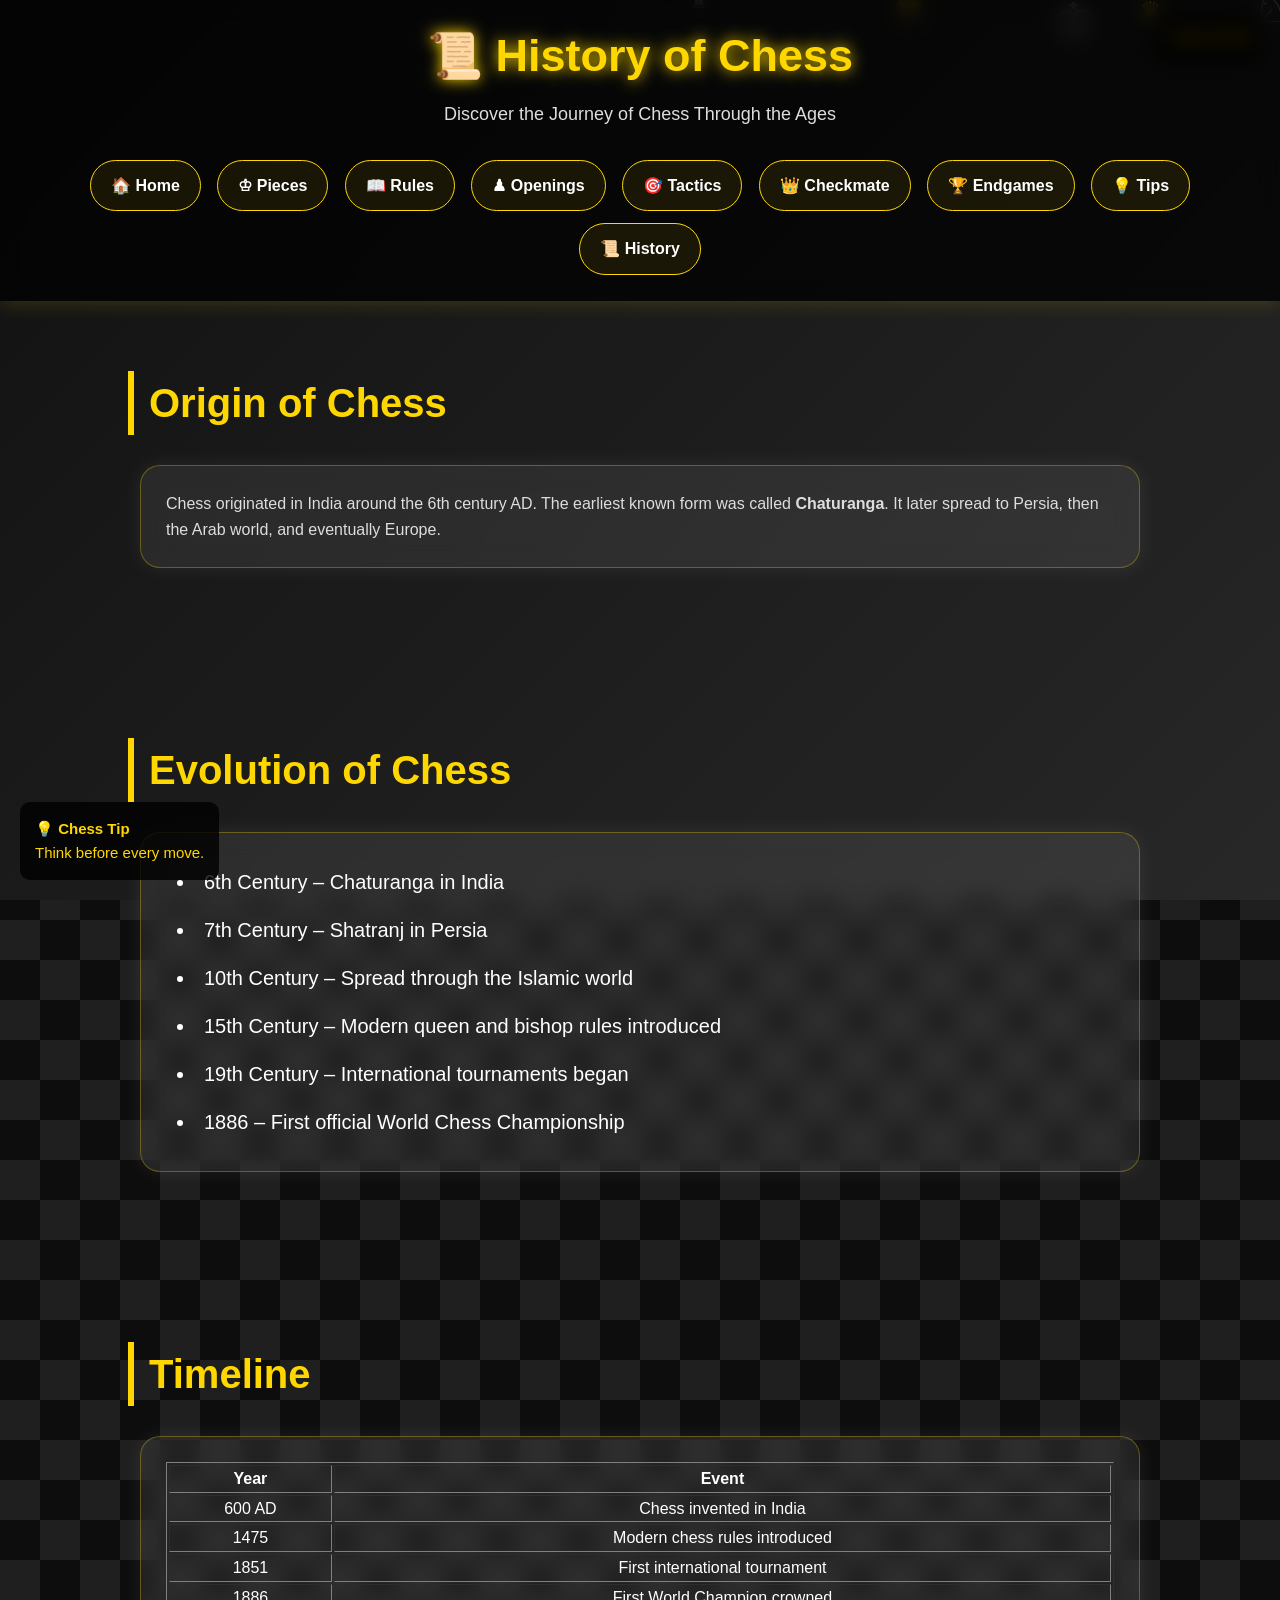
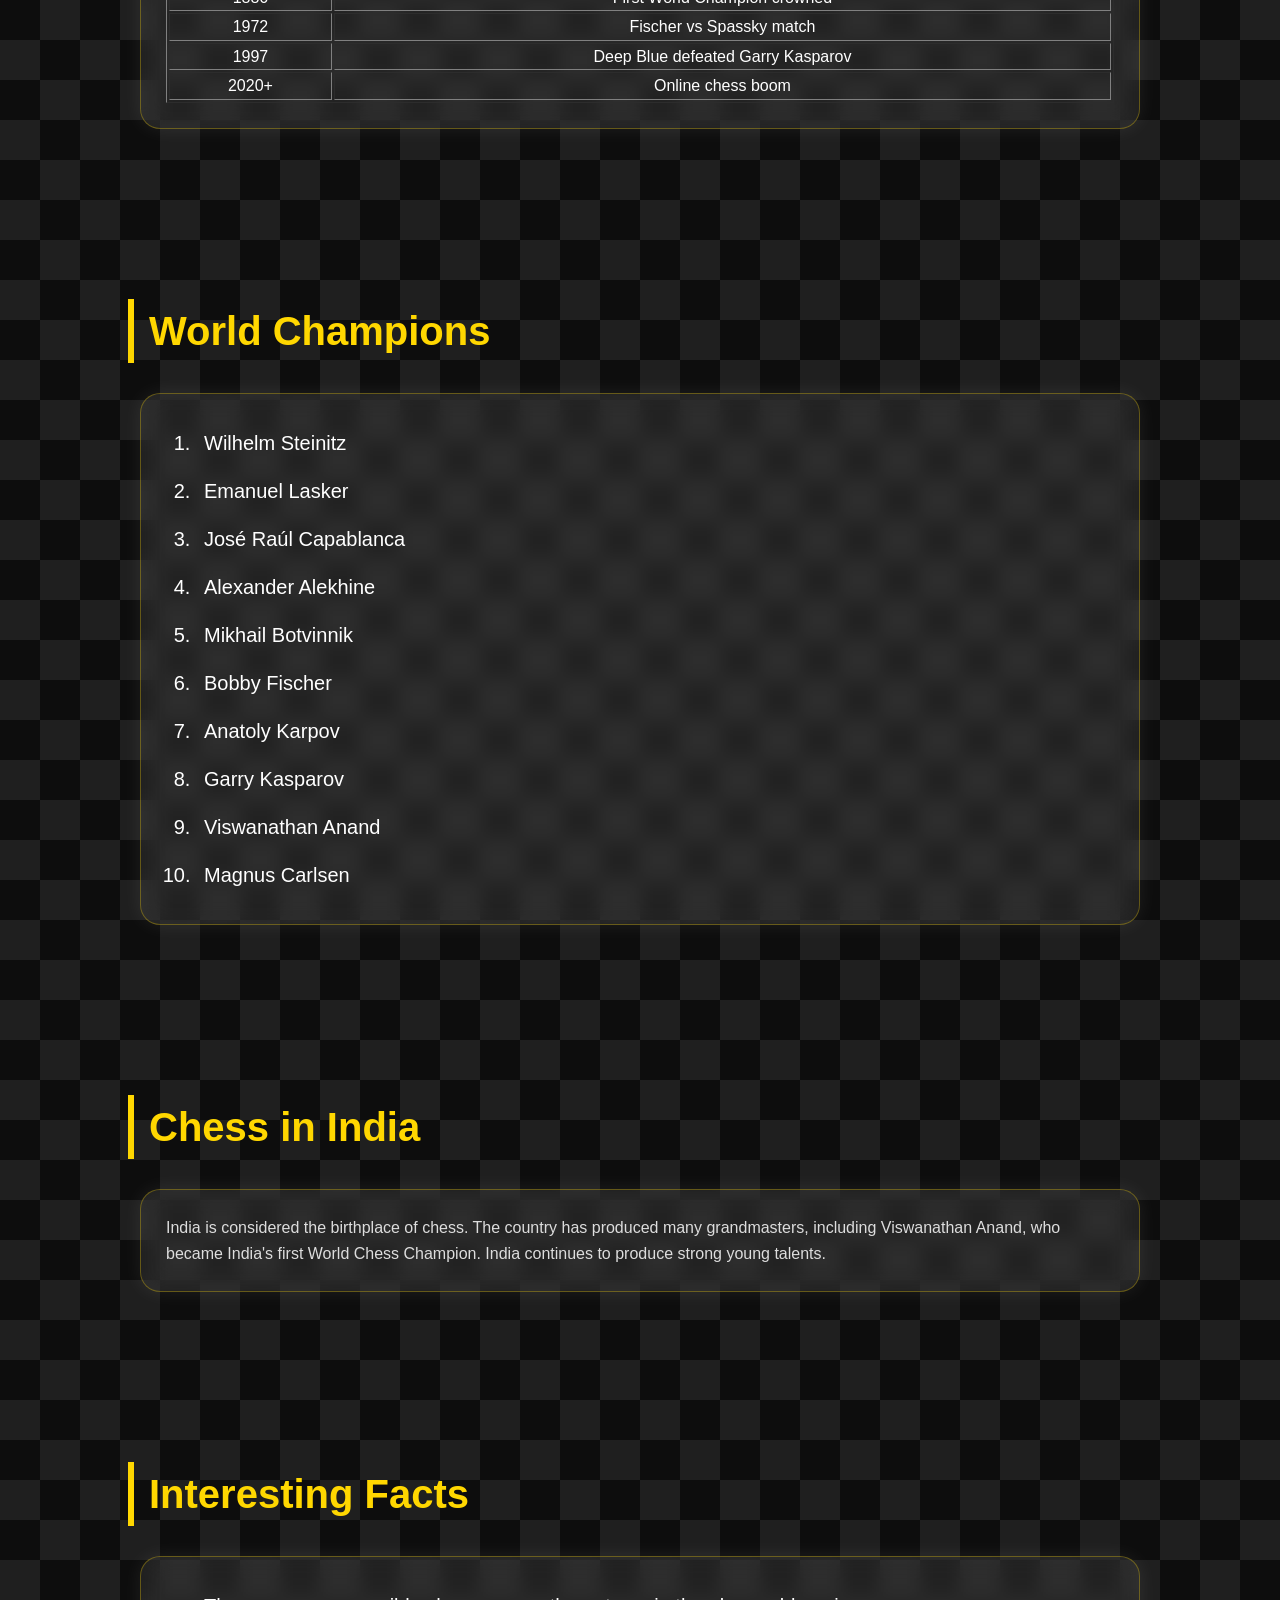
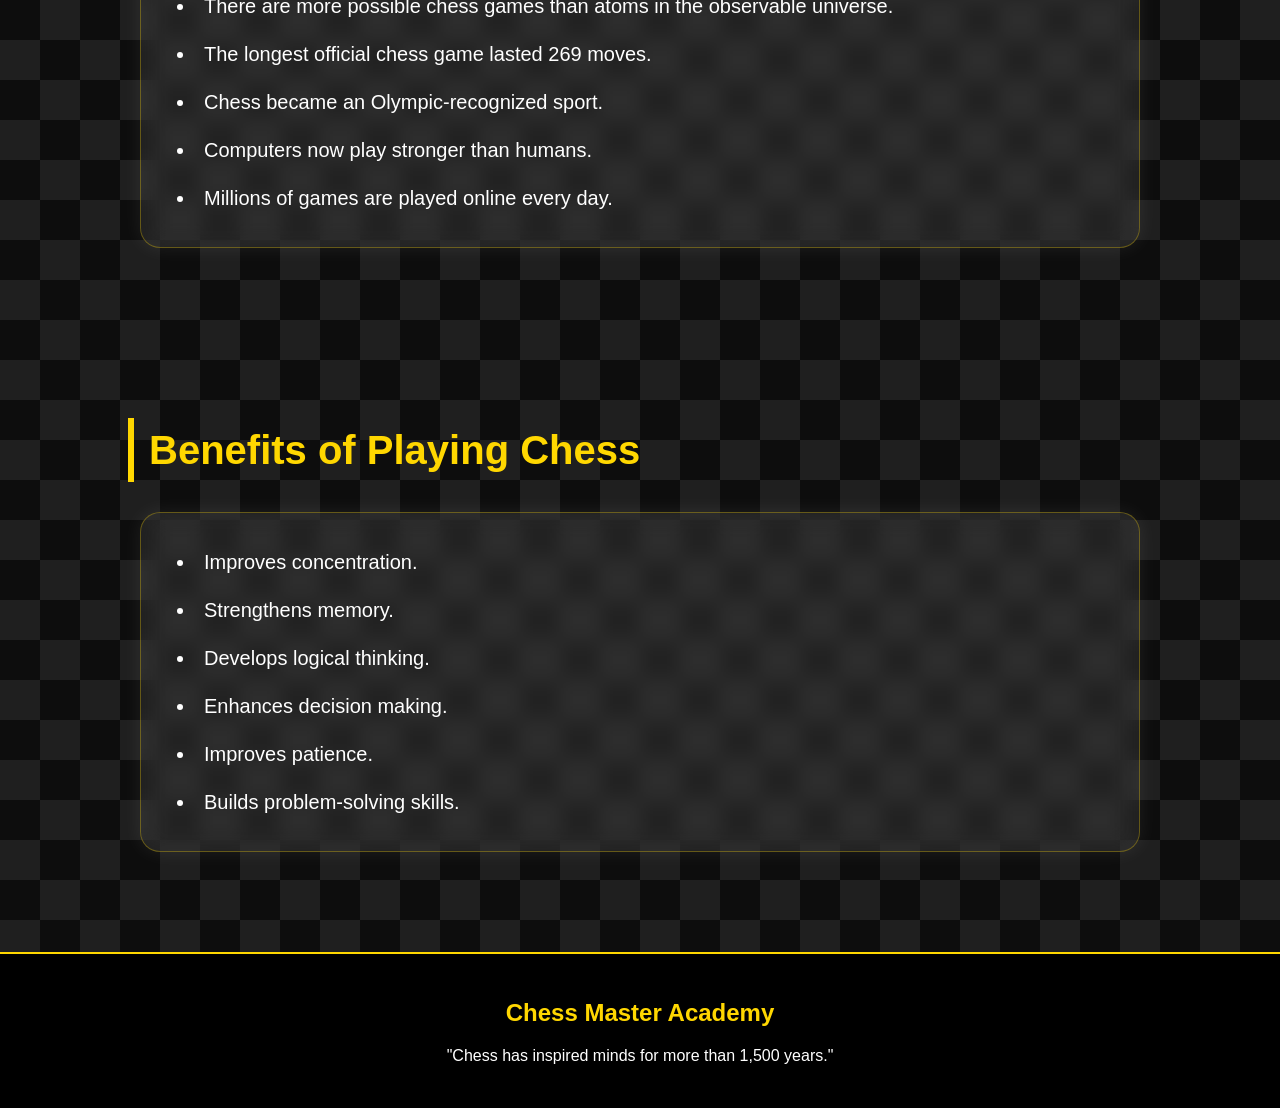
<file: history.html>
<!DOCTYPE html>
<html lang="en">
<head>

<meta charset="UTF-8">
<meta name="viewport" content="width=device-width, initial-scale=1.0">

<title>History of Chess | Chess Master Academy</title>

<link rel="stylesheet" href="style.css">

</head>

<body>

<header>

<h1>📜 History of Chess</h1>

<p>Discover the Journey of Chess Through the Ages</p>

<nav>

<a href="index.html">🏠 Home</a>
<a href="pieces.html">♔ Pieces</a>
<a href="rules.html">📖 Rules</a>
<a href="openings.html">♟ Openings</a>
<a href="tactics.html">🎯 Tactics</a>
<a href="checkmate.html">👑 Checkmate</a>
<a href="endgame.html">🏆 Endgames</a>
<a href="tips.html">💡 Tips</a>
<a href="history.html">📜 History</a>

</nav>

</header>

<section>

<h2>Origin of Chess</h2>

<div class="card">

<p>

Chess originated in India around the 6th century AD.
The earliest known form was called <b>Chaturanga</b>.
It later spread to Persia, then the Arab world, and eventually Europe.

</p>

</div>

</section>

<section>

<h2>Evolution of Chess</h2>

<div class="card">

<ul>

<li>6th Century – Chaturanga in India</li>

<li>7th Century – Shatranj in Persia</li>

<li>10th Century – Spread through the Islamic world</li>

<li>15th Century – Modern queen and bishop rules introduced</li>

<li>19th Century – International tournaments began</li>

<li>1886 – First official World Chess Championship</li>

</ul>

</div>

</section>

<section>

<h2>Timeline</h2>

<div class="card">

<table border="1" width="100%" style="text-align:center">

<tr>
<th>Year</th>
<th>Event</th>
</tr>

<tr>
<td>600 AD</td>
<td>Chess invented in India</td>
</tr>

<tr>
<td>1475</td>
<td>Modern chess rules introduced</td>
</tr>

<tr>
<td>1851</td>
<td>First international tournament</td>
</tr>

<tr>
<td>1886</td>
<td>First World Champion crowned</td>
</tr>

<tr>
<td>1972</td>
<td>Fischer vs Spassky match</td>
</tr>

<tr>
<td>1997</td>
<td>Deep Blue defeated Garry Kasparov</td>
</tr>

<tr>
<td>2020+</td>
<td>Online chess boom</td>
</tr>

</table>

</div>

</section>

<section>

<h2>World Champions</h2>

<div class="card">

<ol>

<li>Wilhelm Steinitz</li>

<li>Emanuel Lasker</li>

<li>José Raúl Capablanca</li>

<li>Alexander Alekhine</li>

<li>Mikhail Botvinnik</li>

<li>Bobby Fischer</li>

<li>Anatoly Karpov</li>

<li>Garry Kasparov</li>

<li>Viswanathan Anand</li>

<li>Magnus Carlsen</li>

</ol>

</div>

</section>

<section>

<h2>Chess in India</h2>

<div class="card">

<p>

India is considered the birthplace of chess.
The country has produced many grandmasters, including
Viswanathan Anand, who became India's first World Chess Champion.

India continues to produce strong young talents.

</p>

</div>

</section>

<section>

<h2>Interesting Facts</h2>

<div class="card">

<ul>

<li>There are more possible chess games than atoms in the observable universe.</li>

<li>The longest official chess game lasted 269 moves.</li>

<li>Chess became an Olympic-recognized sport.</li>

<li>Computers now play stronger than humans.</li>

<li>Millions of games are played online every day.</li>

</ul>

</div>

</section>

<section>

<h2>Benefits of Playing Chess</h2>

<div class="card">

<ul>

<li>Improves concentration.</li>

<li>Strengthens memory.</li>

<li>Develops logical thinking.</li>

<li>Enhances decision making.</li>

<li>Improves patience.</li>

<li>Builds problem-solving skills.</li>

</ul>

</div>

</section>

<footer>

<h2>Chess Master Academy</h2>

<p>

"Chess has inspired minds for more than 1,500 years."

</p>

</footer>

<script src="script.js"></script>

</body>
</html>
</file>
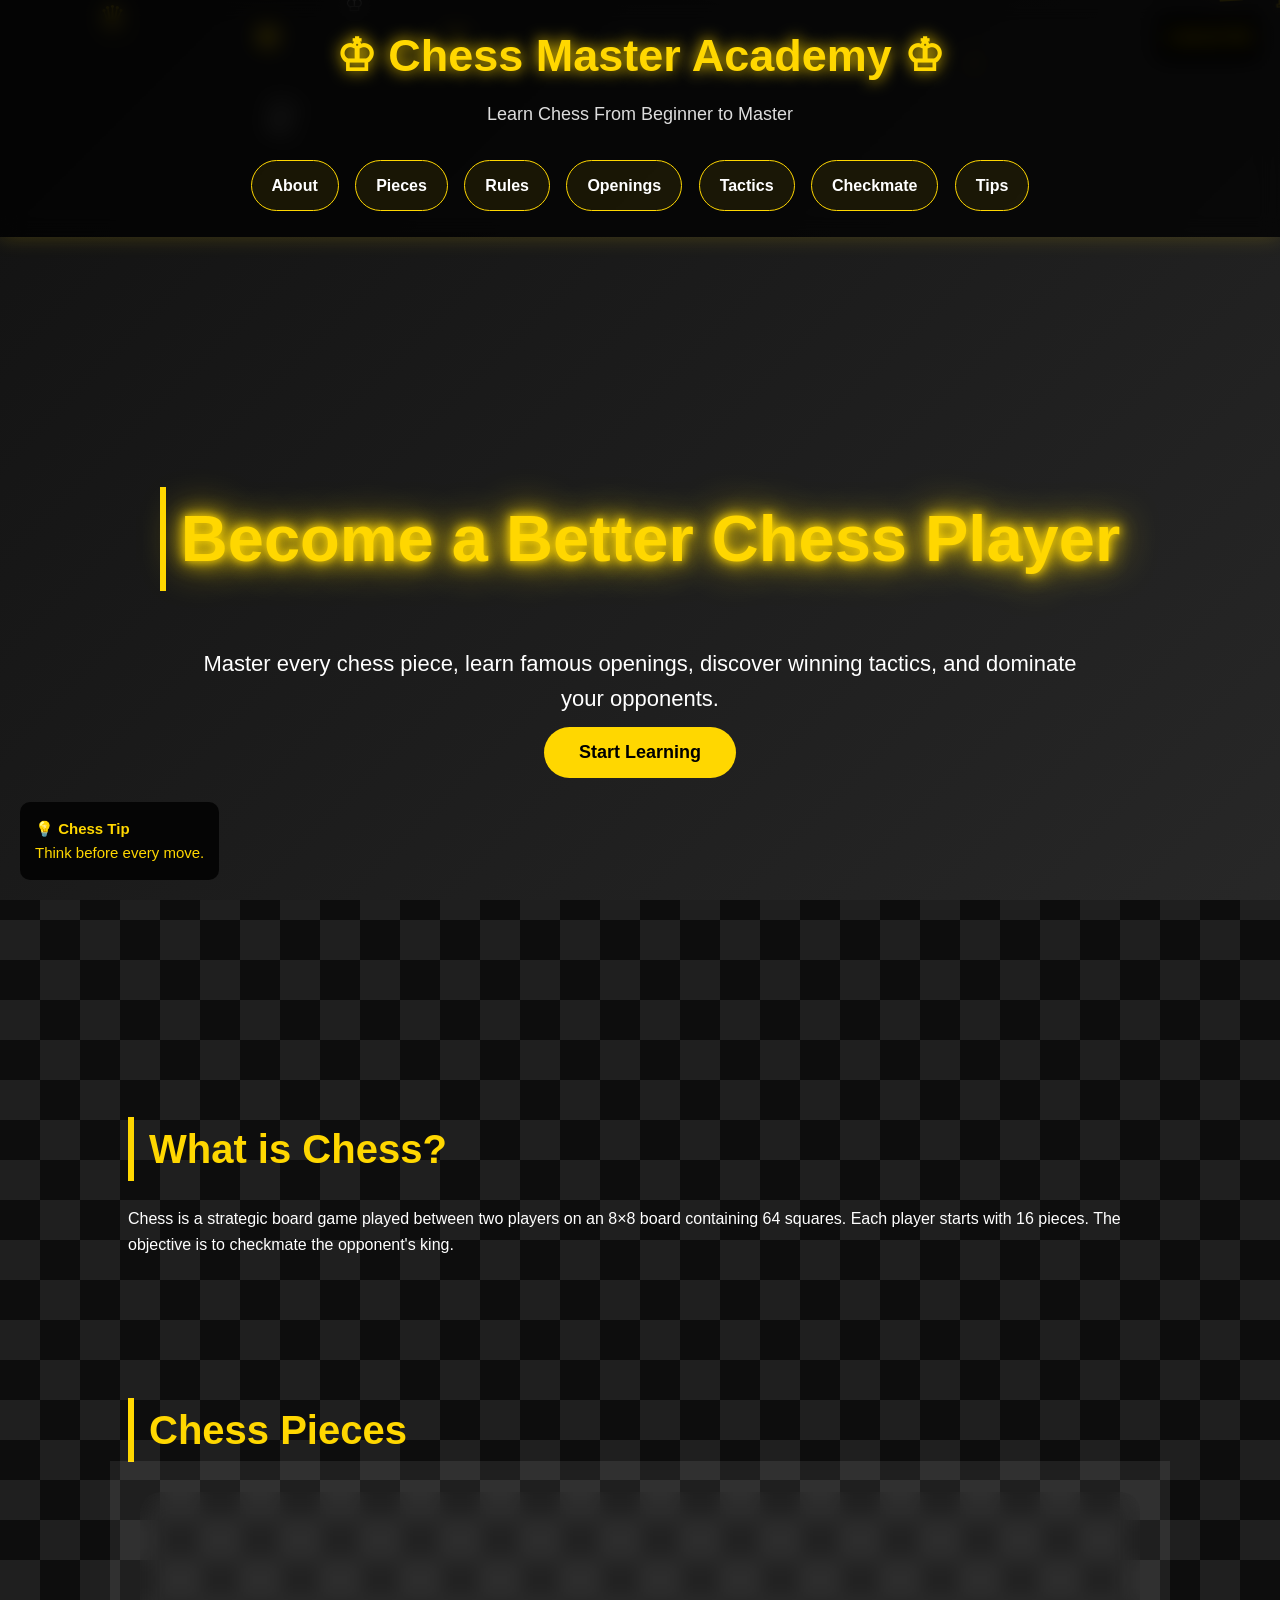
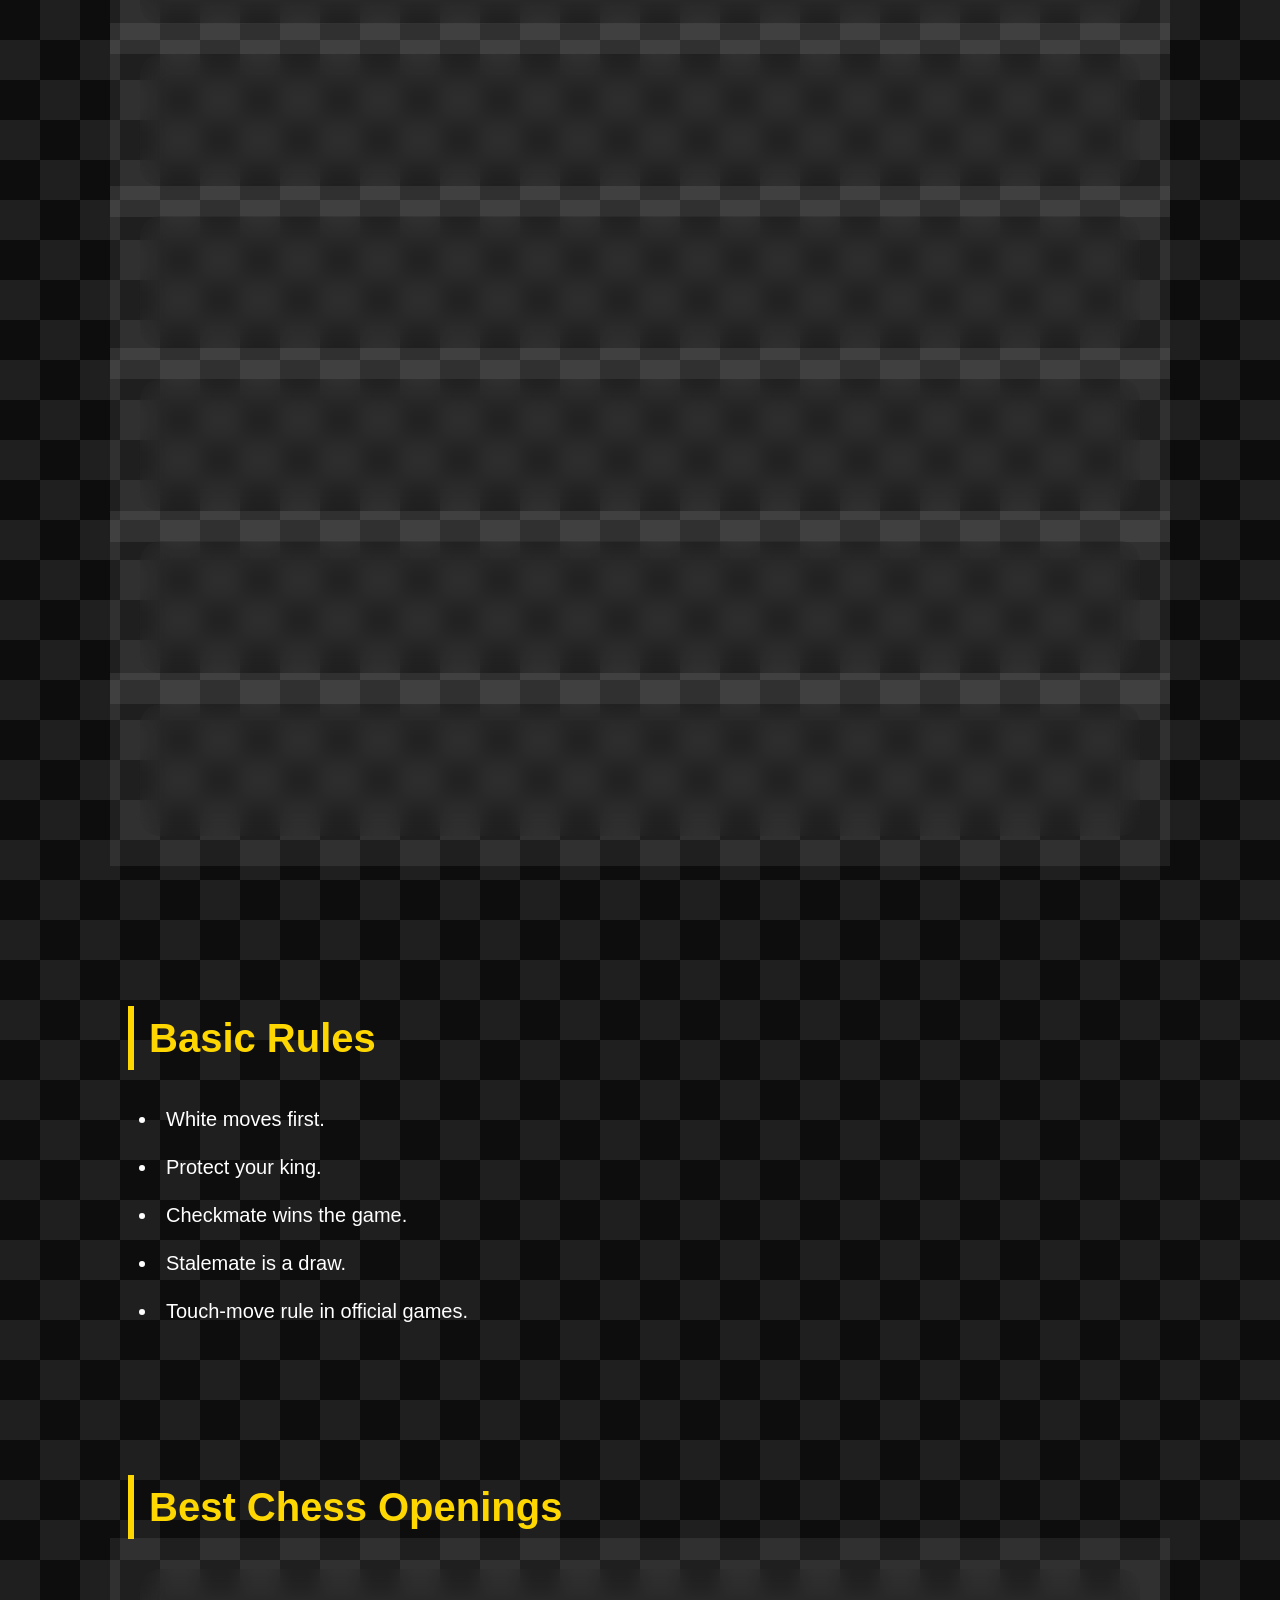
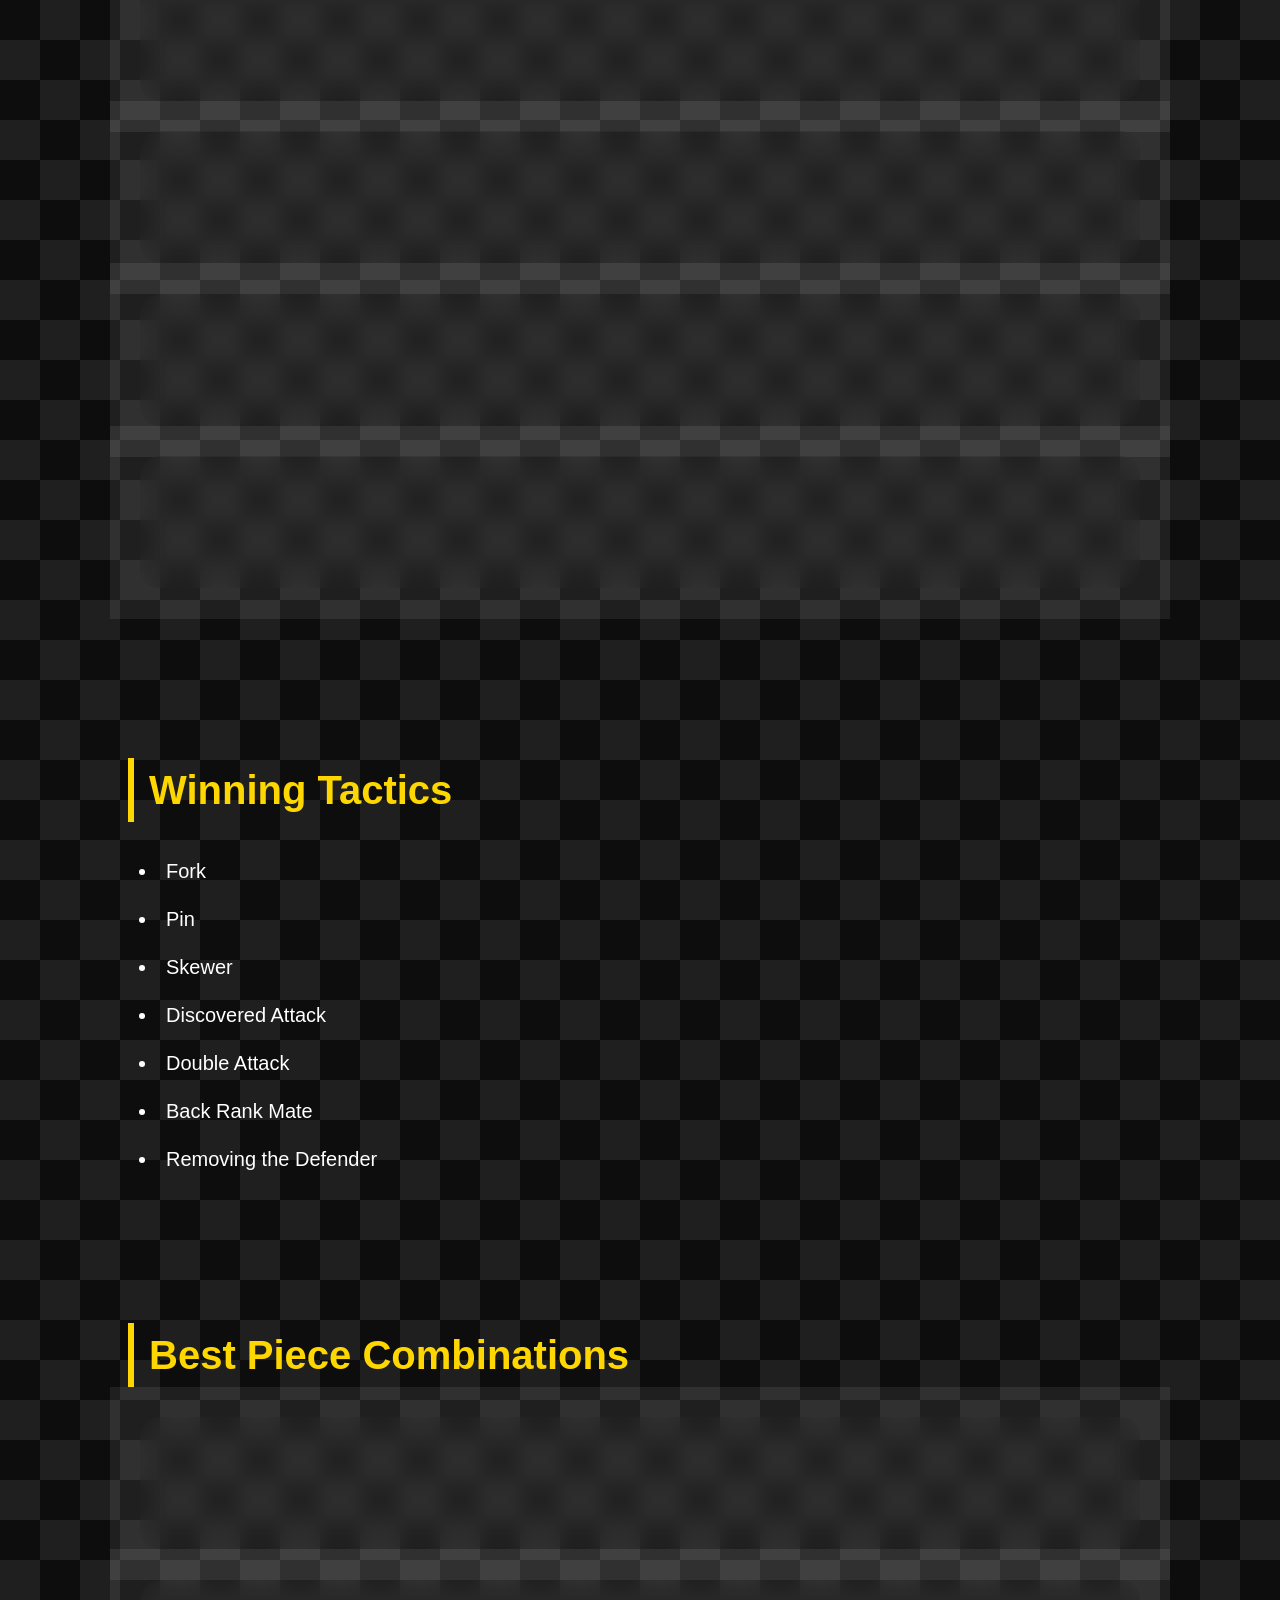
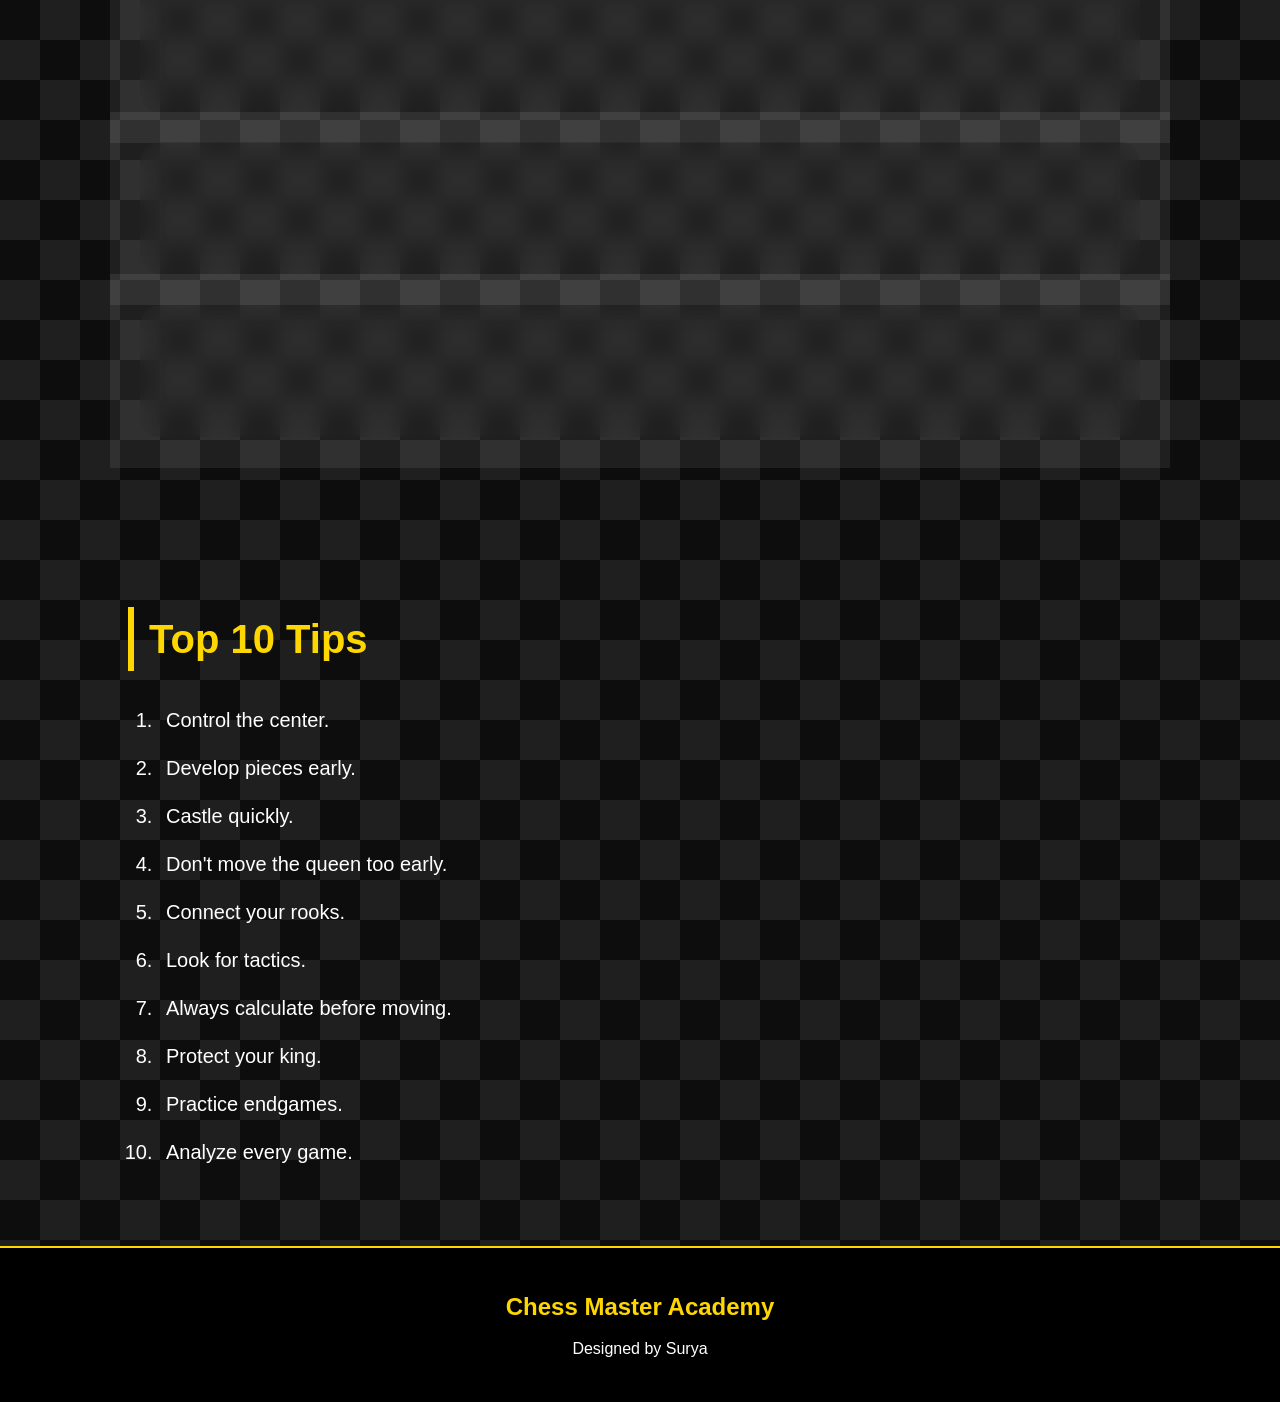
<file: index1.html>
<!DOCTYPE html>
<html lang="en">
<head>
<meta charset="UTF-8">
<meta name="viewport" content="width=device-width, initial-scale=1.0">
<title>Chess Master Academy</title>

<link rel="stylesheet" href="style.css">
</head>

<body>

<header>

<h1>♔ Chess Master Academy ♔</h1>

<p>Learn Chess From Beginner to Master</p>

<nav>

<a href="#about">About</a>

<a href="#pieces">Pieces</a>

<a href="#rules">Rules</a>

<a href="#openings">Openings</a>

<a href="#tactics">Tactics</a>

<a href="#checkmate">Checkmate</a>

<a href="#tips">Tips</a>

</nav>

</header>

<section class="hero">

<h2>Become a Better Chess Player</h2>

<p>

Master every chess piece,

learn famous openings,

discover winning tactics,

and dominate your opponents.

</p>

<button onclick="welcome()">

Start Learning

</button>

</section>

<section id="about">

<h2>What is Chess?</h2>

<p>

Chess is a strategic board game played between two players on an

8×8 board containing 64 squares.

Each player starts with 16 pieces.

The objective is to checkmate the opponent's king.

</p>

</section>

<section id="pieces">

<h2>Chess Pieces</h2>

<div class="card">

<h3>♔ King</h3>

<p>

Moves one square in any direction.

Protect the king at all costs.

</p>

</div>

<div class="card">

<h3>♕ Queen</h3>

<p>

Strongest piece.

Moves horizontally,

vertically,

and diagonally.

</p>

</div>

<div class="card">

<h3>♖ Rook</h3>

<p>

Moves horizontally and vertically.

Very powerful in endgames.

</p>

</div>

<div class="card">

<h3>♗ Bishop</h3>

<p>

Moves diagonally.

Always stays on the same color.

</p>

</div>

<div class="card">

<h3>♘ Knight</h3>

<p>

Moves in an L-shape.

Can jump over pieces.

</p>

</div>

<div class="card">

<h3>♙ Pawn</h3>

<p>

Moves one square forward,

captures diagonally,

can promote upon reaching the last rank.

</p>

</div>

</section>

<section id="rules">

<h2>Basic Rules</h2>

<ul>

<li>White moves first.</li>

<li>Protect your king.</li>

<li>Checkmate wins the game.</li>

<li>Stalemate is a draw.</li>

<li>Touch-move rule in official games.</li>

</ul>

</section>

<section id="openings">

<h2>Best Chess Openings</h2>

<div class="card">

<h3>Italian Game</h3>

<p>1.e4 e5 2.Nf3 Nc6 3.Bc4</p>

</div>

<div class="card">

<h3>Ruy Lopez</h3>

<p>1.e4 e5 2.Nf3 Nc6 3.Bb5</p>

</div>

<div class="card">

<h3>Sicilian Defense</h3>

<p>1.e4 c5</p>

</div>

<div class="card">

<h3>Queen's Gambit</h3>

<p>1.d4 d5 2.c4</p>

</div>

</section>

<section id="tactics">

<h2>Winning Tactics</h2>

<ul>

<li>Fork</li>

<li>Pin</li>

<li>Skewer</li>

<li>Discovered Attack</li>

<li>Double Attack</li>

<li>Back Rank Mate</li>

<li>Removing the Defender</li>

</ul>

</section>

<section id="checkmate">

<h2>Best Piece Combinations</h2>

<div class="card">

<h3>Queen + King</h3>

<p>

Simplest checkmate.

Push enemy king to edge.

</p>

</div>

<div class="card">

<h3>Rook + King</h3>

<p>

Basic endgame every player should know.

</p>

</div>

<div class="card">

<h3>Two Rooks</h3>

<p>

Ladder Mate.

Very easy checkmate.

</p>

</div>

<div class="card">

<h3>Queen + Rook</h3>

<p>

Nearly impossible to escape.

</p>

</div>

</section>

<section id="tips">

<h2>Top 10 Tips</h2>

<ol>

<li>Control the center.</li>

<li>Develop pieces early.</li>

<li>Castle quickly.</li>

<li>Don't move the queen too early.</li>

<li>Connect your rooks.</li>

<li>Look for tactics.</li>

<li>Always calculate before moving.</li>

<li>Protect your king.</li>

<li>Practice endgames.</li>

<li>Analyze every game.</li>

</ol>

</section>

<footer>

<h2>Chess Master Academy</h2>

<p>

Designed by Surya

</p>

</footer>

<script src="script.js"></script>

</body>
</html>
</file>
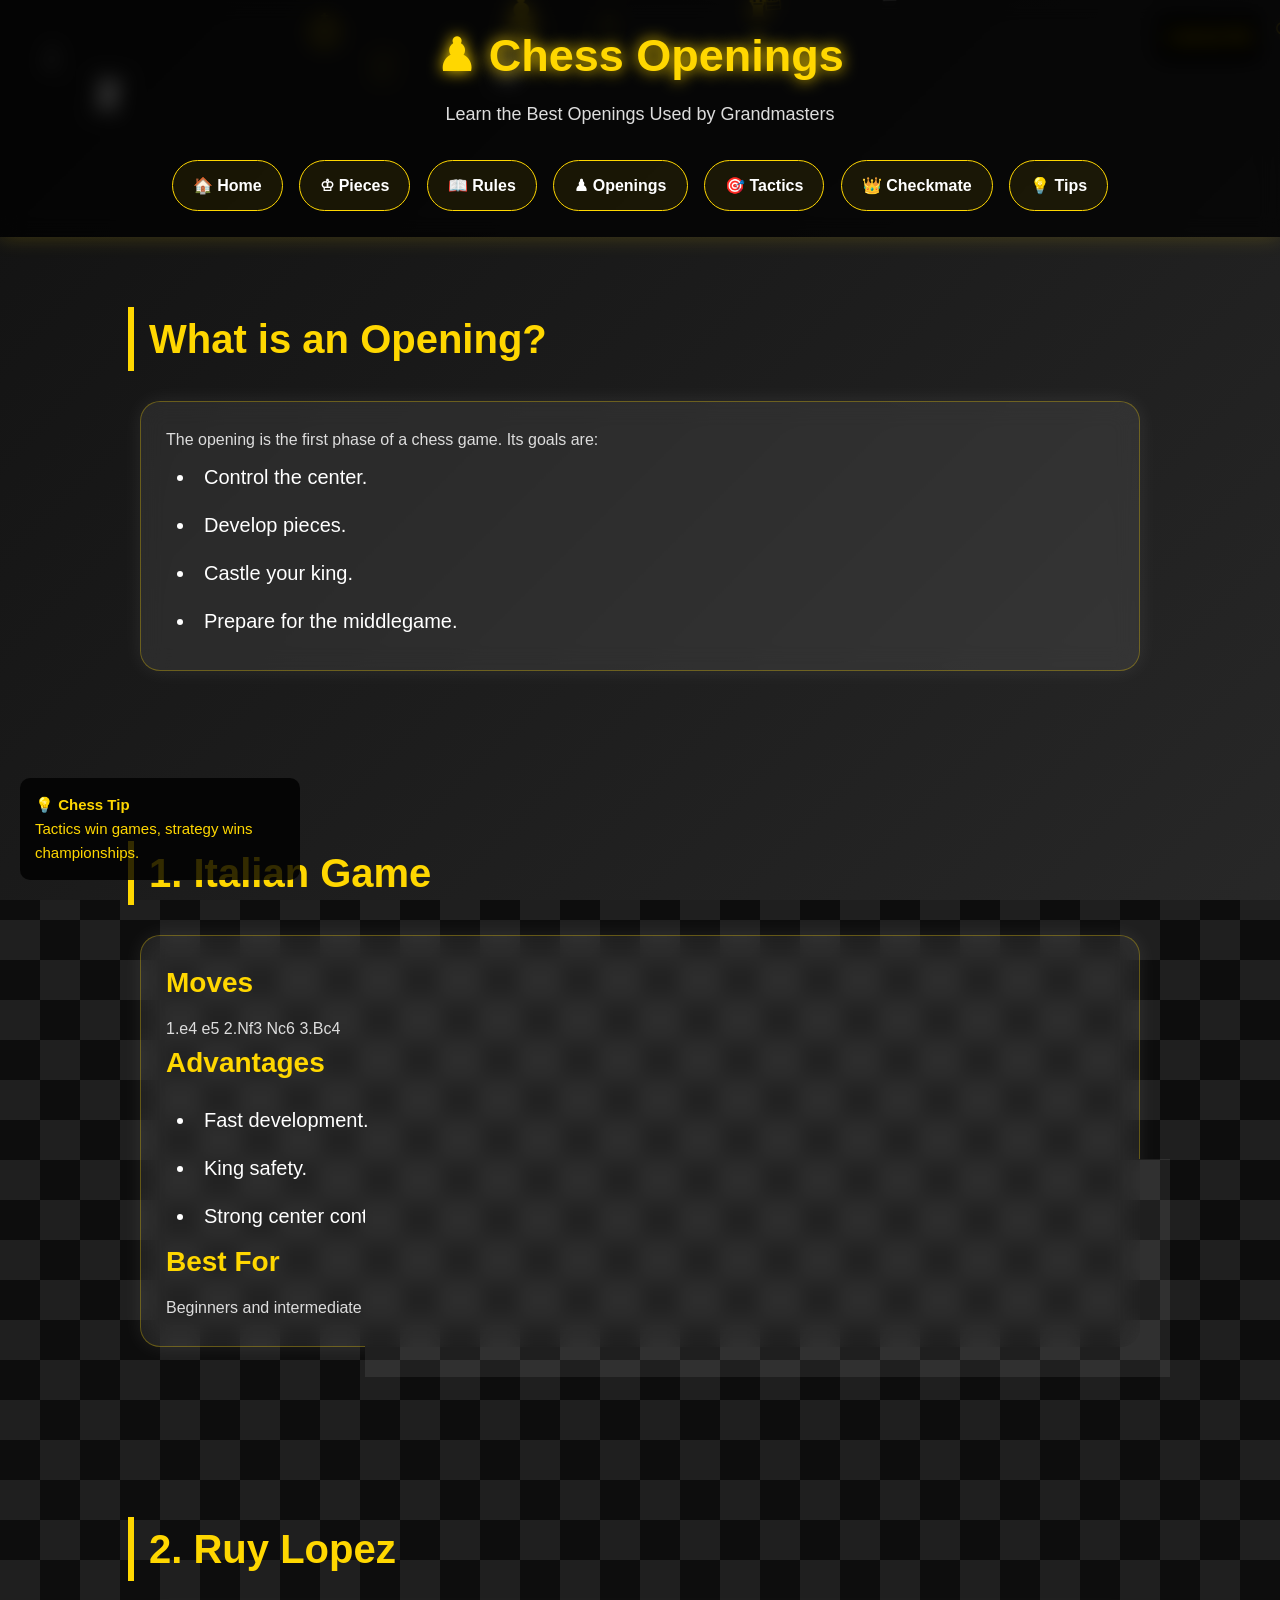
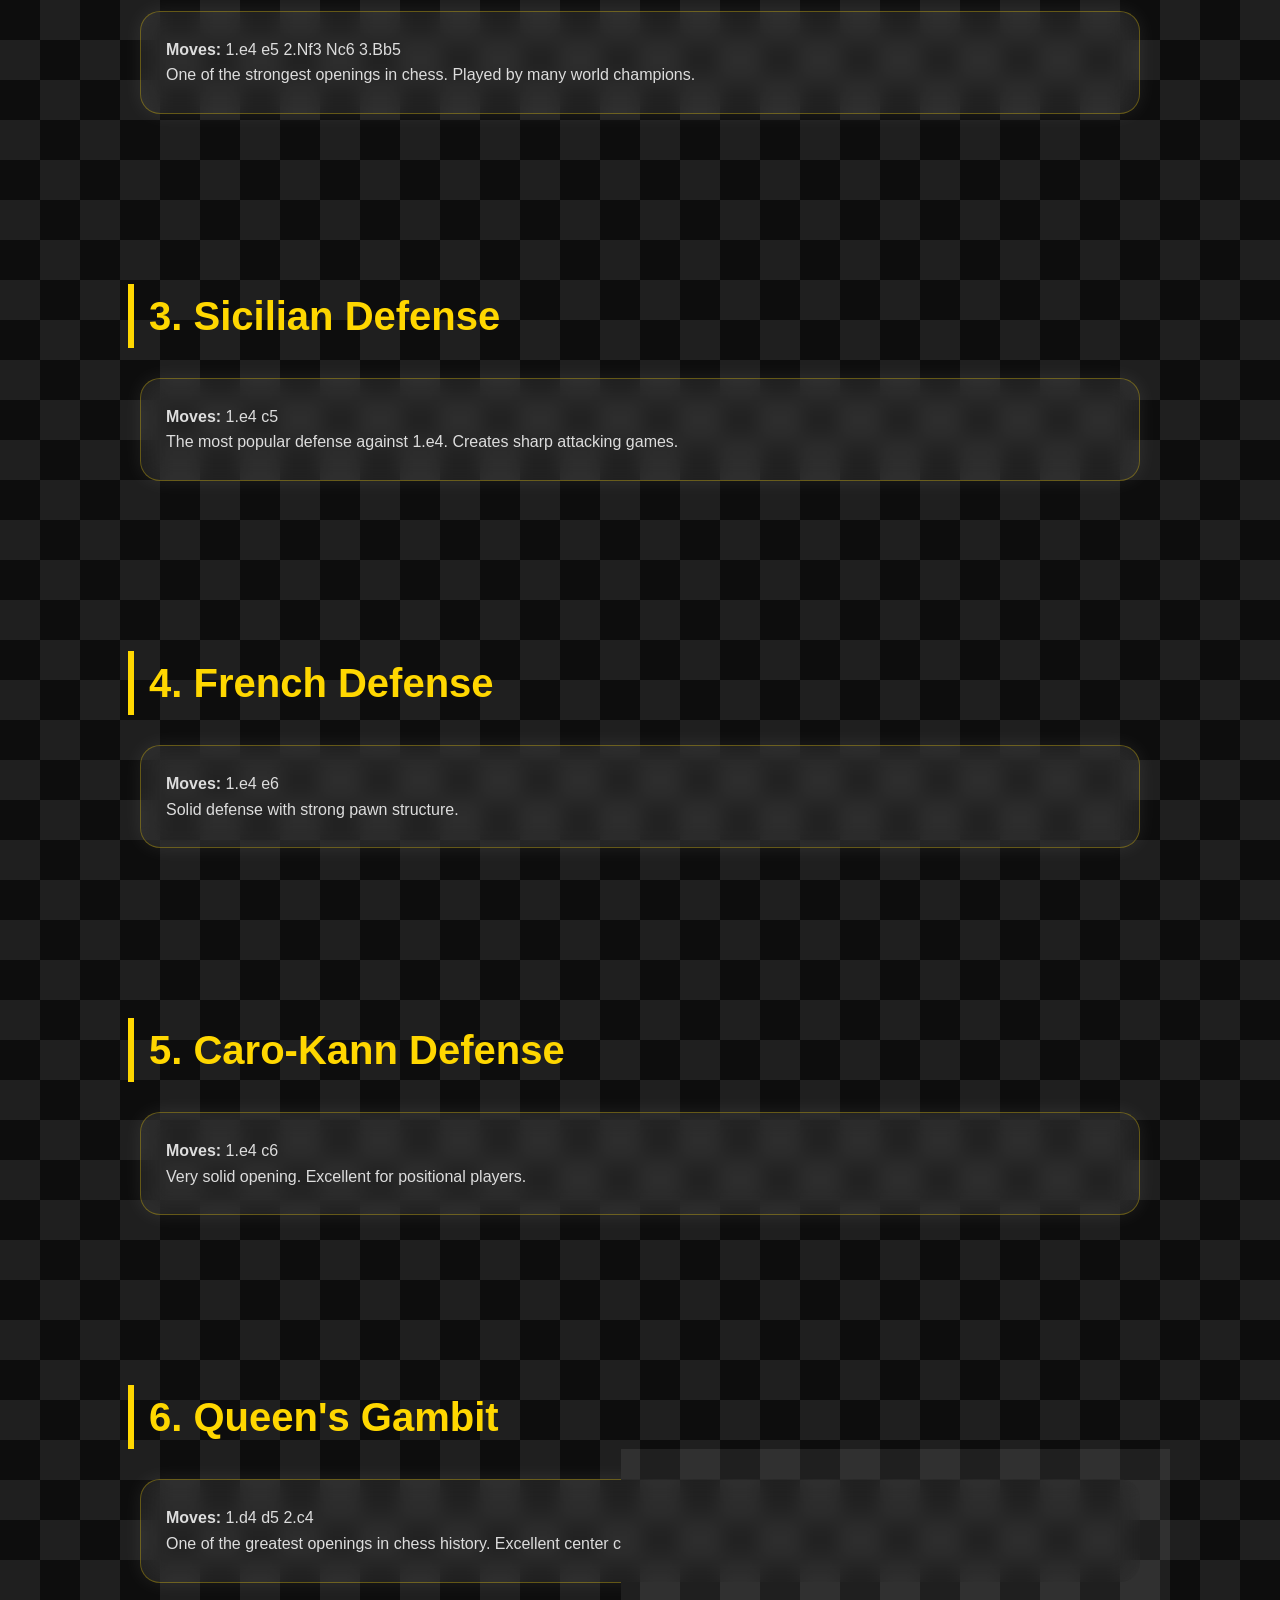
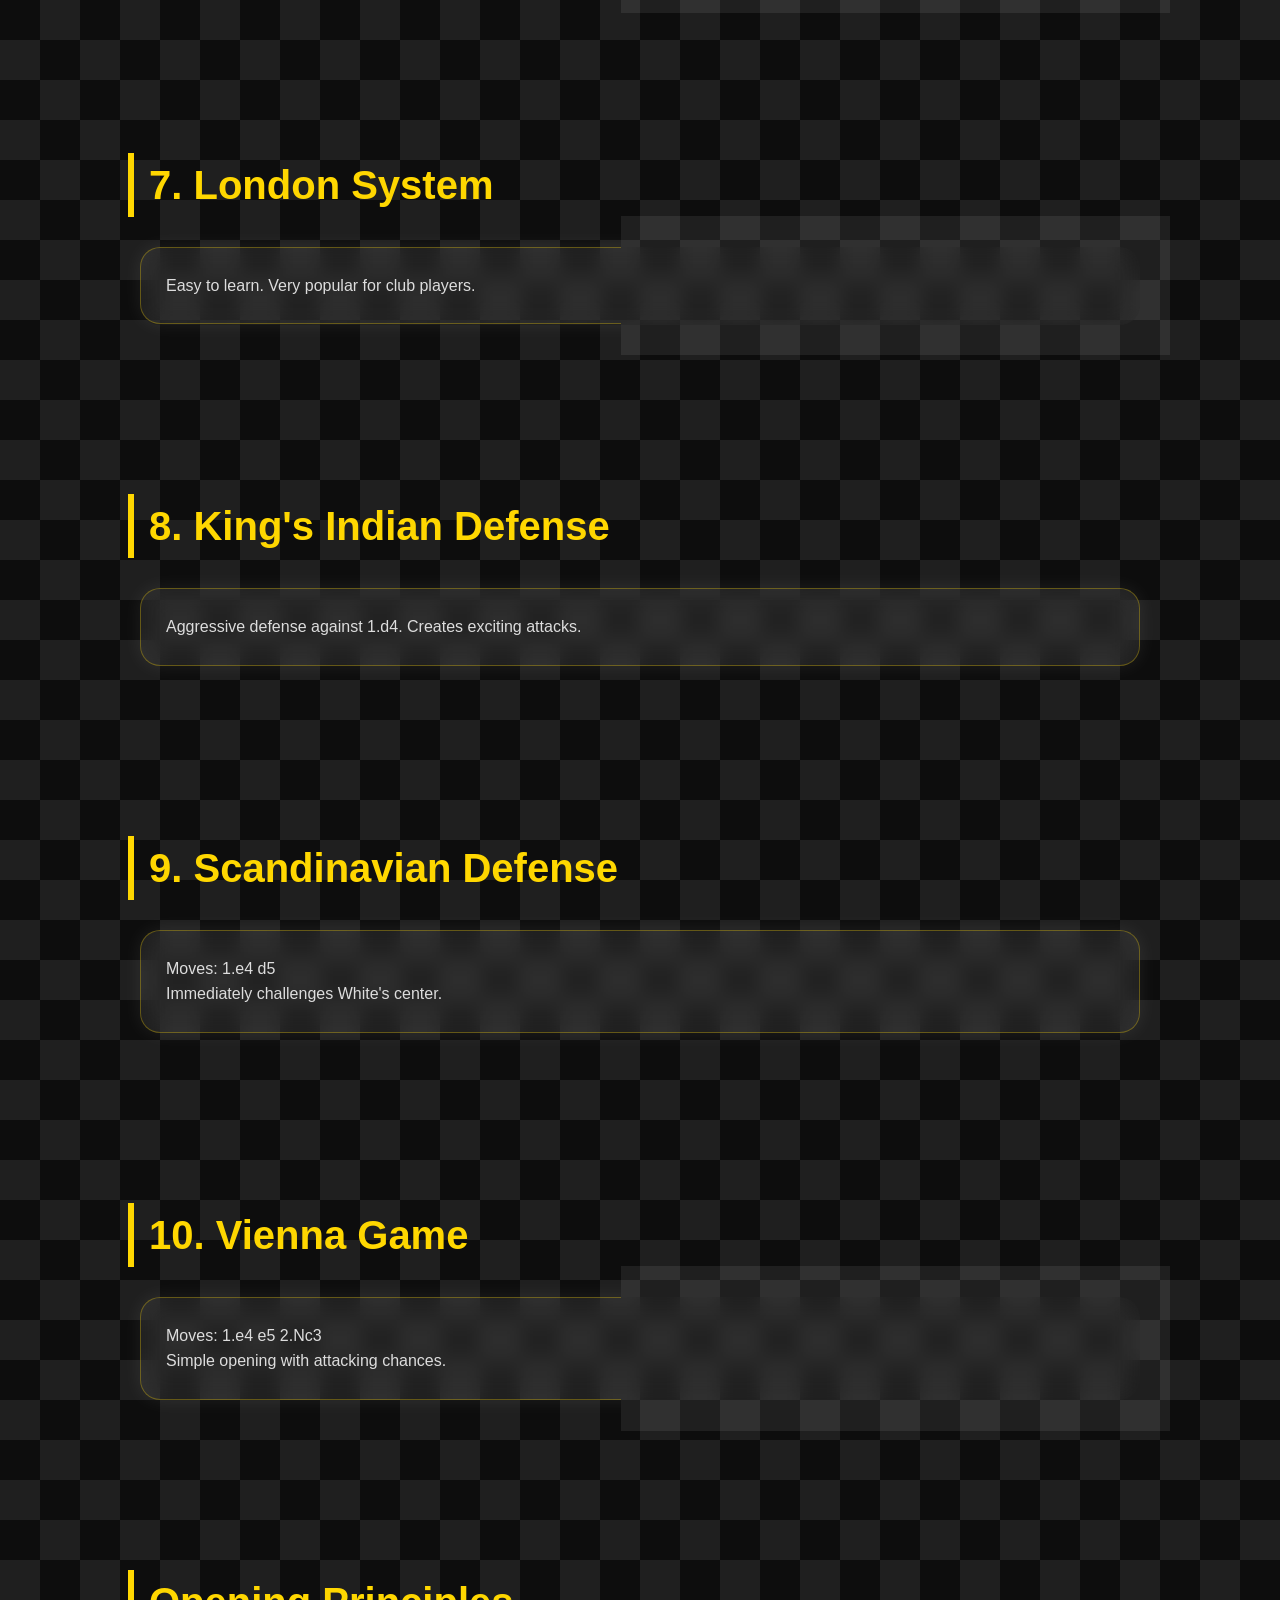
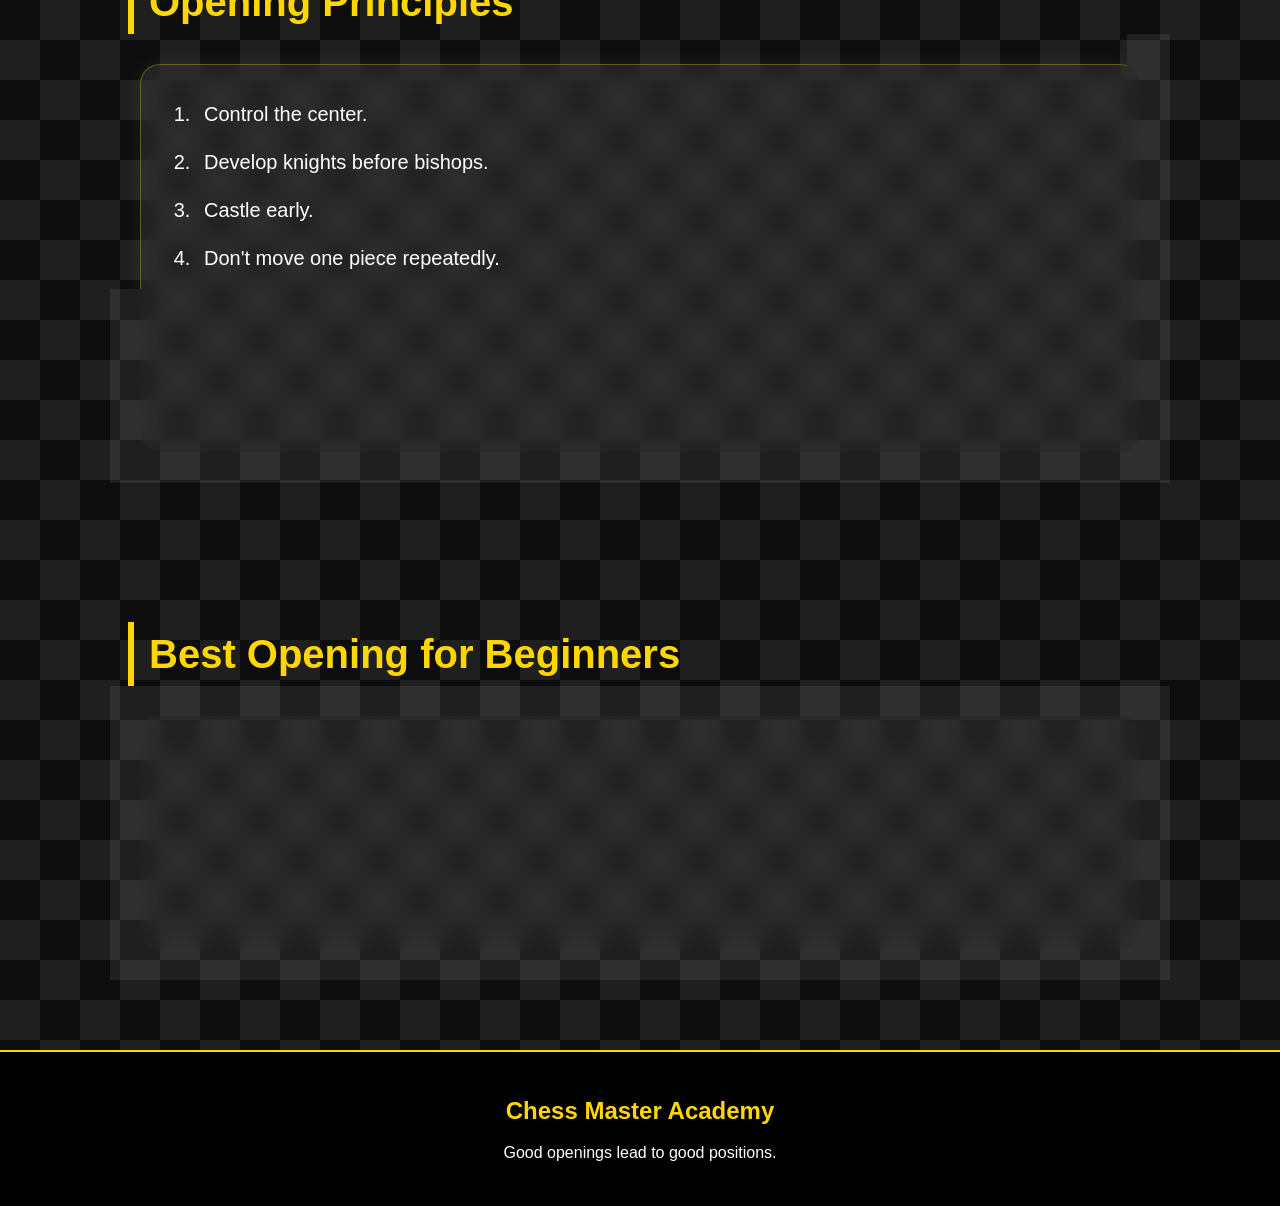
<file: openings.html>
<!DOCTYPE html>
<html lang="en">
<head>

<meta charset="UTF-8">
<meta name="viewport" content="width=device-width, initial-scale=1.0">

<title>Chess Openings | Chess Master Academy</title>

<link rel="stylesheet" href="style.css">

</head>

<body>

<header>

<h1>♟ Chess Openings</h1>

<p>Learn the Best Openings Used by Grandmasters</p>

<nav>

<a href="index.html">🏠 Home</a>
<a href="pieces.html">♔ Pieces</a>
<a href="rules.html">📖 Rules</a>
<a href="openings.html">♟ Openings</a>
<a href="tactics.html">🎯 Tactics</a>
<a href="checkmate.html">👑 Checkmate</a>
<a href="tips.html">💡 Tips</a>

</nav>

</header>

<section>

<h2>What is an Opening?</h2>

<div class="card">

<p>

The opening is the first phase of a chess game.
Its goals are:

</p>

<ul>

<li>Control the center.</li>

<li>Develop pieces.</li>

<li>Castle your king.</li>

<li>Prepare for the middlegame.</li>

</ul>

</div>

</section>

<section>

<h2>1. Italian Game</h2>

<div class="card">

<h3>Moves</h3>

<p>1.e4 e5 2.Nf3 Nc6 3.Bc4</p>

<h3>Advantages</h3>

<ul>

<li>Fast development.</li>

<li>King safety.</li>

<li>Strong center control.</li>

</ul>

<h3>Best For</h3>

<p>Beginners and intermediate players.</p>

</div>

</section>

<section>

<h2>2. Ruy Lopez</h2>

<div class="card">

<p><b>Moves:</b> 1.e4 e5 2.Nf3 Nc6 3.Bb5</p>

<p>

One of the strongest openings in chess.
Played by many world champions.

</p>

</div>

</section>

<section>

<h2>3. Sicilian Defense</h2>

<div class="card">

<p><b>Moves:</b> 1.e4 c5</p>

<p>

The most popular defense against 1.e4.

Creates sharp attacking games.

</p>

</div>

</section>

<section>

<h2>4. French Defense</h2>

<div class="card">

<p><b>Moves:</b> 1.e4 e6</p>

<p>

Solid defense with strong pawn structure.

</p>

</div>

</section>

<section>

<h2>5. Caro-Kann Defense</h2>

<div class="card">

<p><b>Moves:</b> 1.e4 c6</p>

<p>

Very solid opening.

Excellent for positional players.

</p>

</div>

</section>

<section>

<h2>6. Queen's Gambit</h2>

<div class="card">

<p><b>Moves:</b> 1.d4 d5 2.c4</p>

<p>

One of the greatest openings in chess history.

Excellent center control.

</p>

</div>

</section>

<section>

<h2>7. London System</h2>

<div class="card">

<p>

Easy to learn.

Very popular for club players.

</p>

</div>

</section>

<section>

<h2>8. King's Indian Defense</h2>

<div class="card">

<p>

Aggressive defense against 1.d4.

Creates exciting attacks.

</p>

</div>

</section>

<section>

<h2>9. Scandinavian Defense</h2>

<div class="card">

<p>

Moves:

1.e4 d5

</p>

<p>

Immediately challenges White's center.

</p>

</div>

</section>

<section>

<h2>10. Vienna Game</h2>

<div class="card">

<p>

Moves:

1.e4 e5 2.Nc3

</p>

<p>

Simple opening with attacking chances.

</p>

</div>

</section>

<section>

<h2>Opening Principles</h2>

<div class="card">

<ol>

<li>Control the center.</li>

<li>Develop knights before bishops.</li>

<li>Castle early.</li>

<li>Don't move one piece repeatedly.</li>

<li>Don't bring queen out too early.</li>

<li>Connect your rooks.</li>

<li>Avoid unnecessary pawn moves.</li>

</ol>

</div>

</section>

<section>

<h2>Best Opening for Beginners</h2>

<div class="card">

<table border="1" width="100%" style="text-align:center">

<tr>

<th>Opening</th>

<th>Difficulty</th>

</tr>

<tr>

<td>Italian Game</td>

<td>Easy</td>

</tr>

<tr>

<td>London System</td>

<td>Easy</td>

</tr>

<tr>

<td>Queen's Gambit</td>

<td>Medium</td>

</tr>

<tr>

<td>Ruy Lopez</td>

<td>Medium</td>

</tr>

<tr>

<td>Sicilian Defense</td>

<td>Hard</td>

</tr>

</table>

</div>

</section>

<footer>

<h2>Chess Master Academy</h2>

<p>Good openings lead to good positions.</p>

</footer>

<script src="script.js"></script>

</body>
</html>
</file>
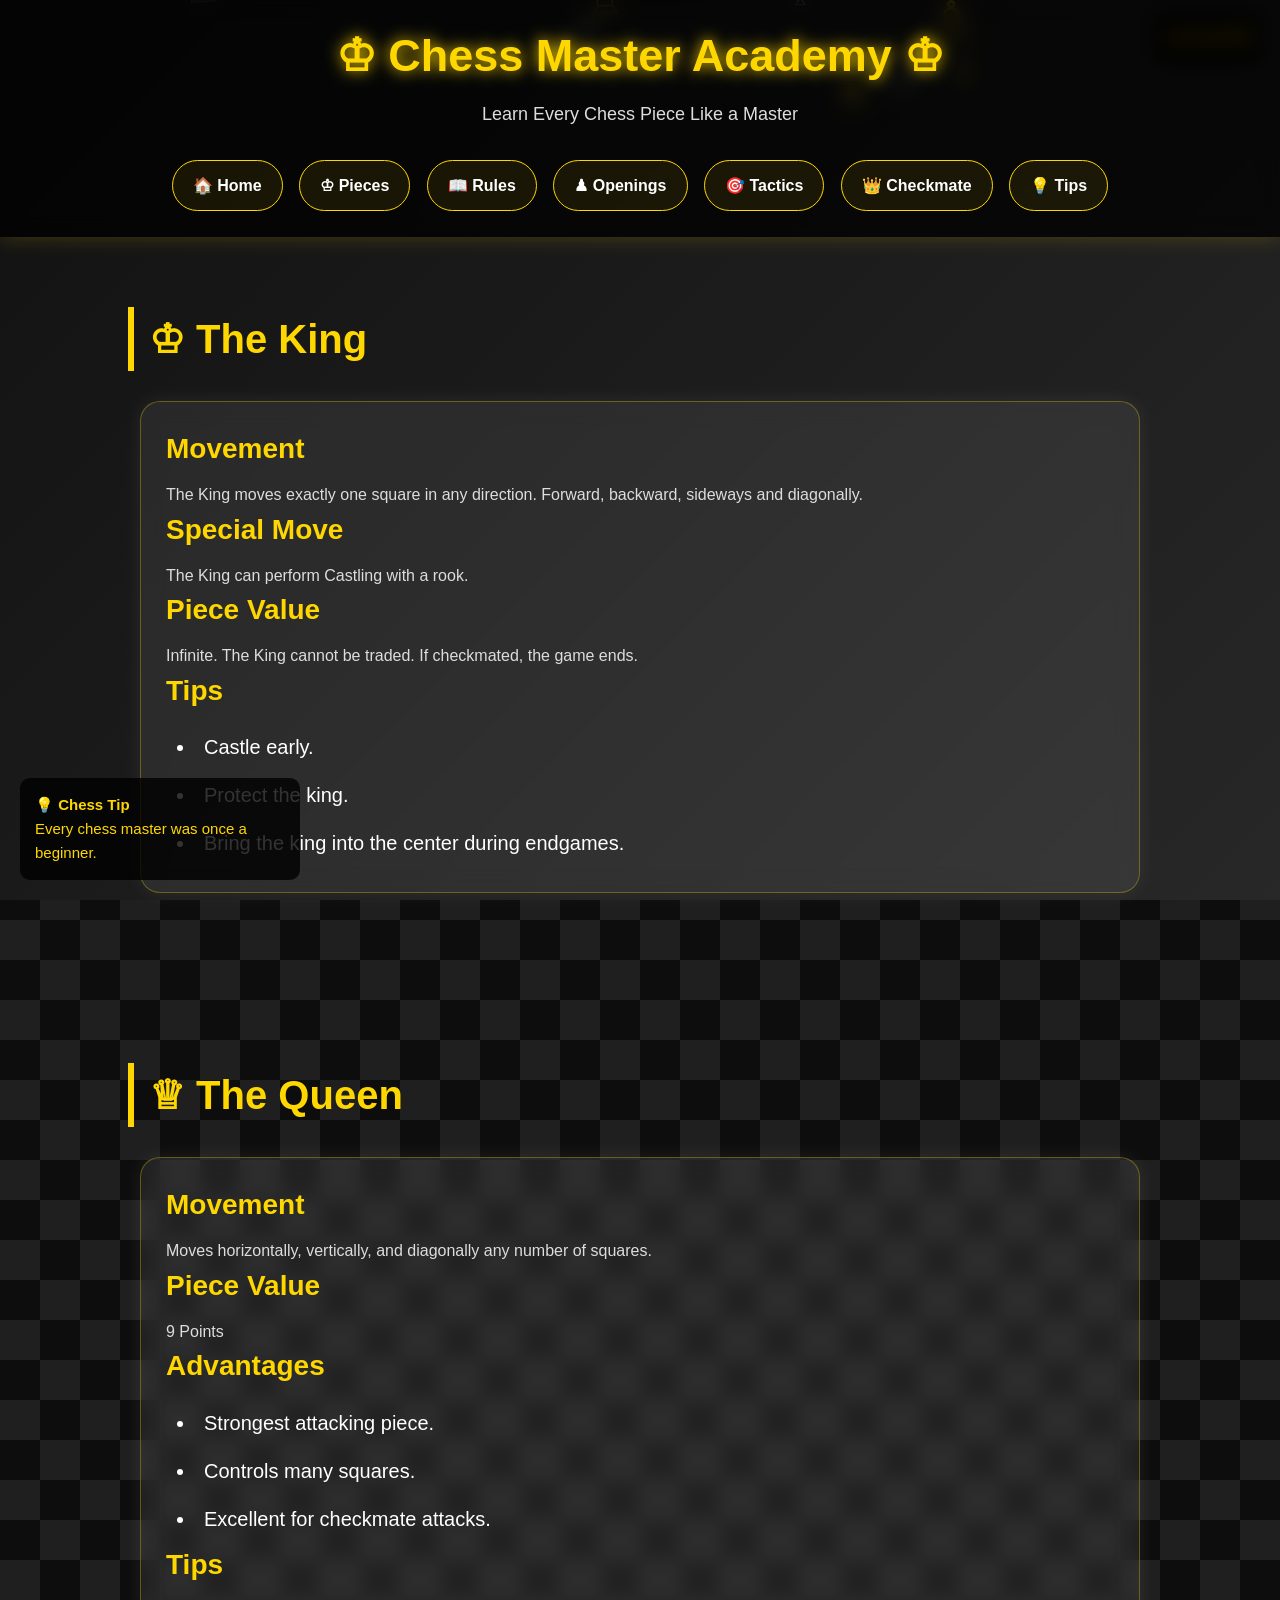
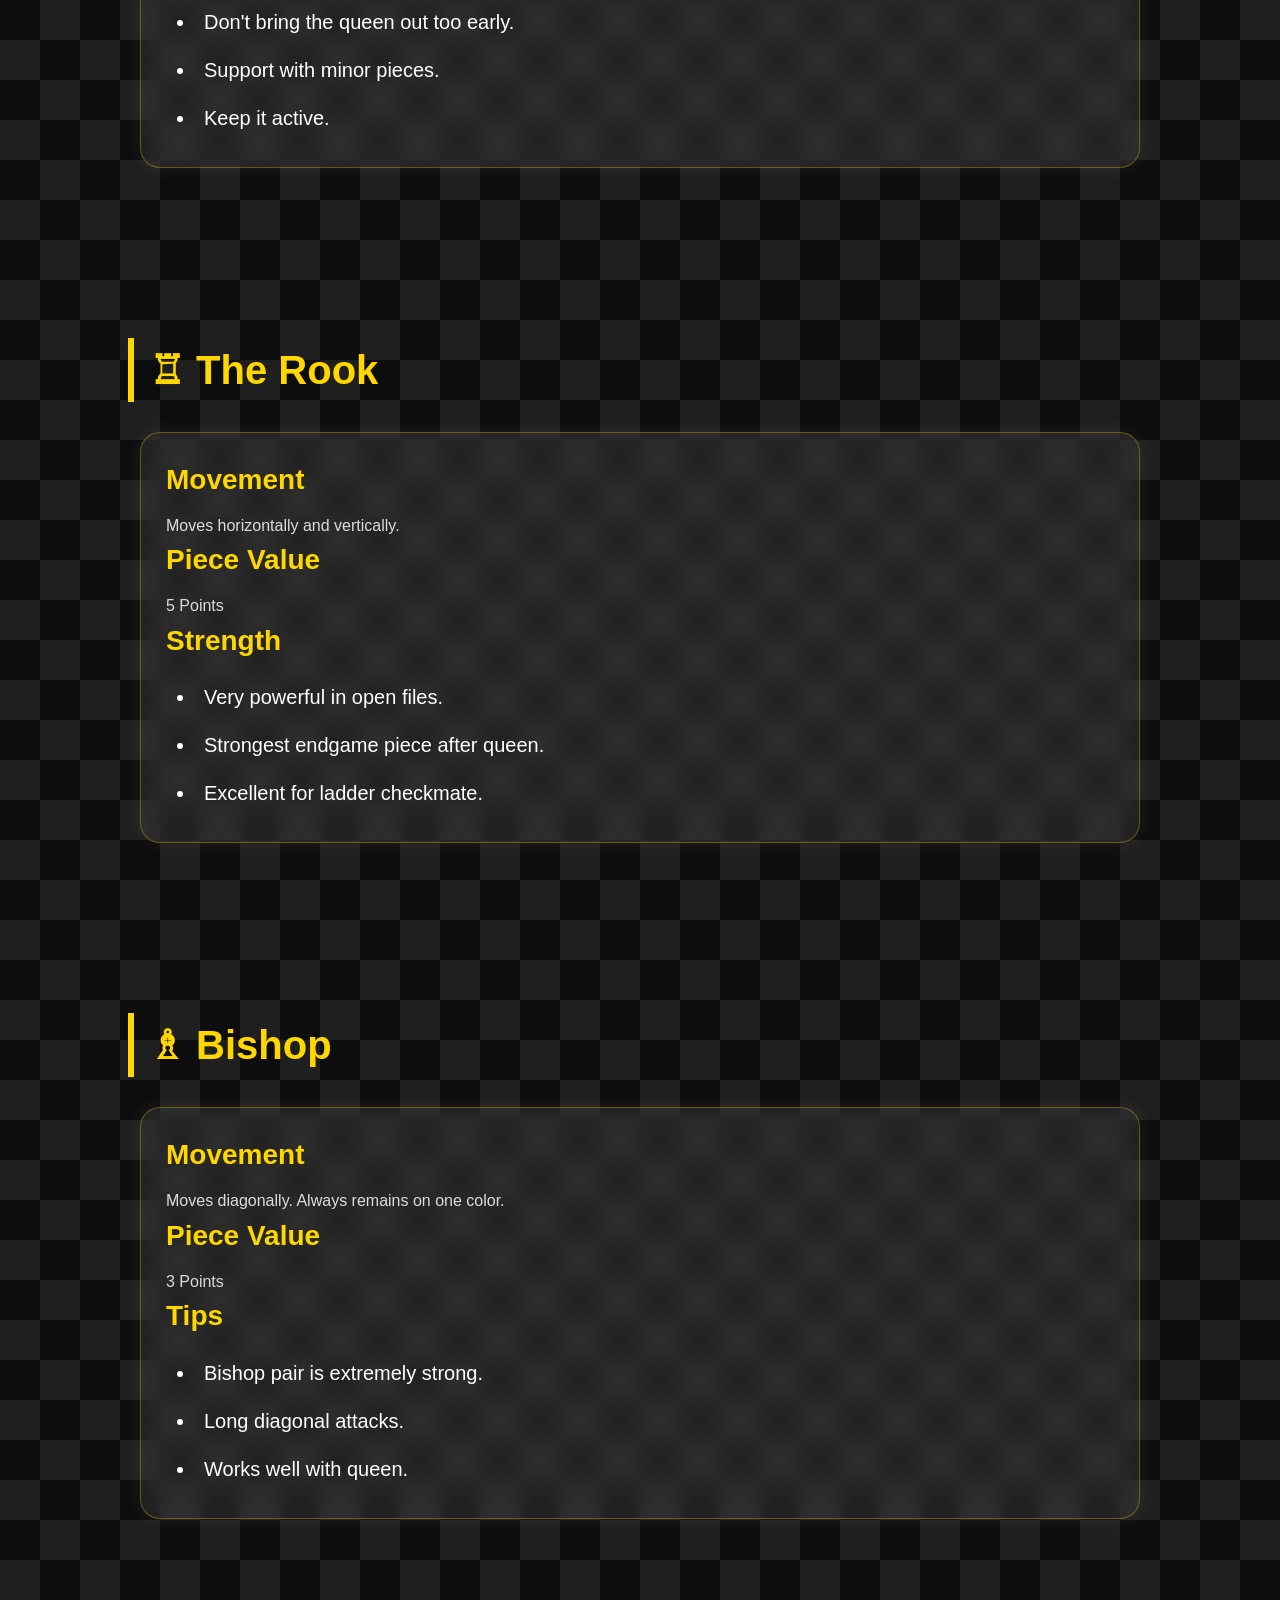
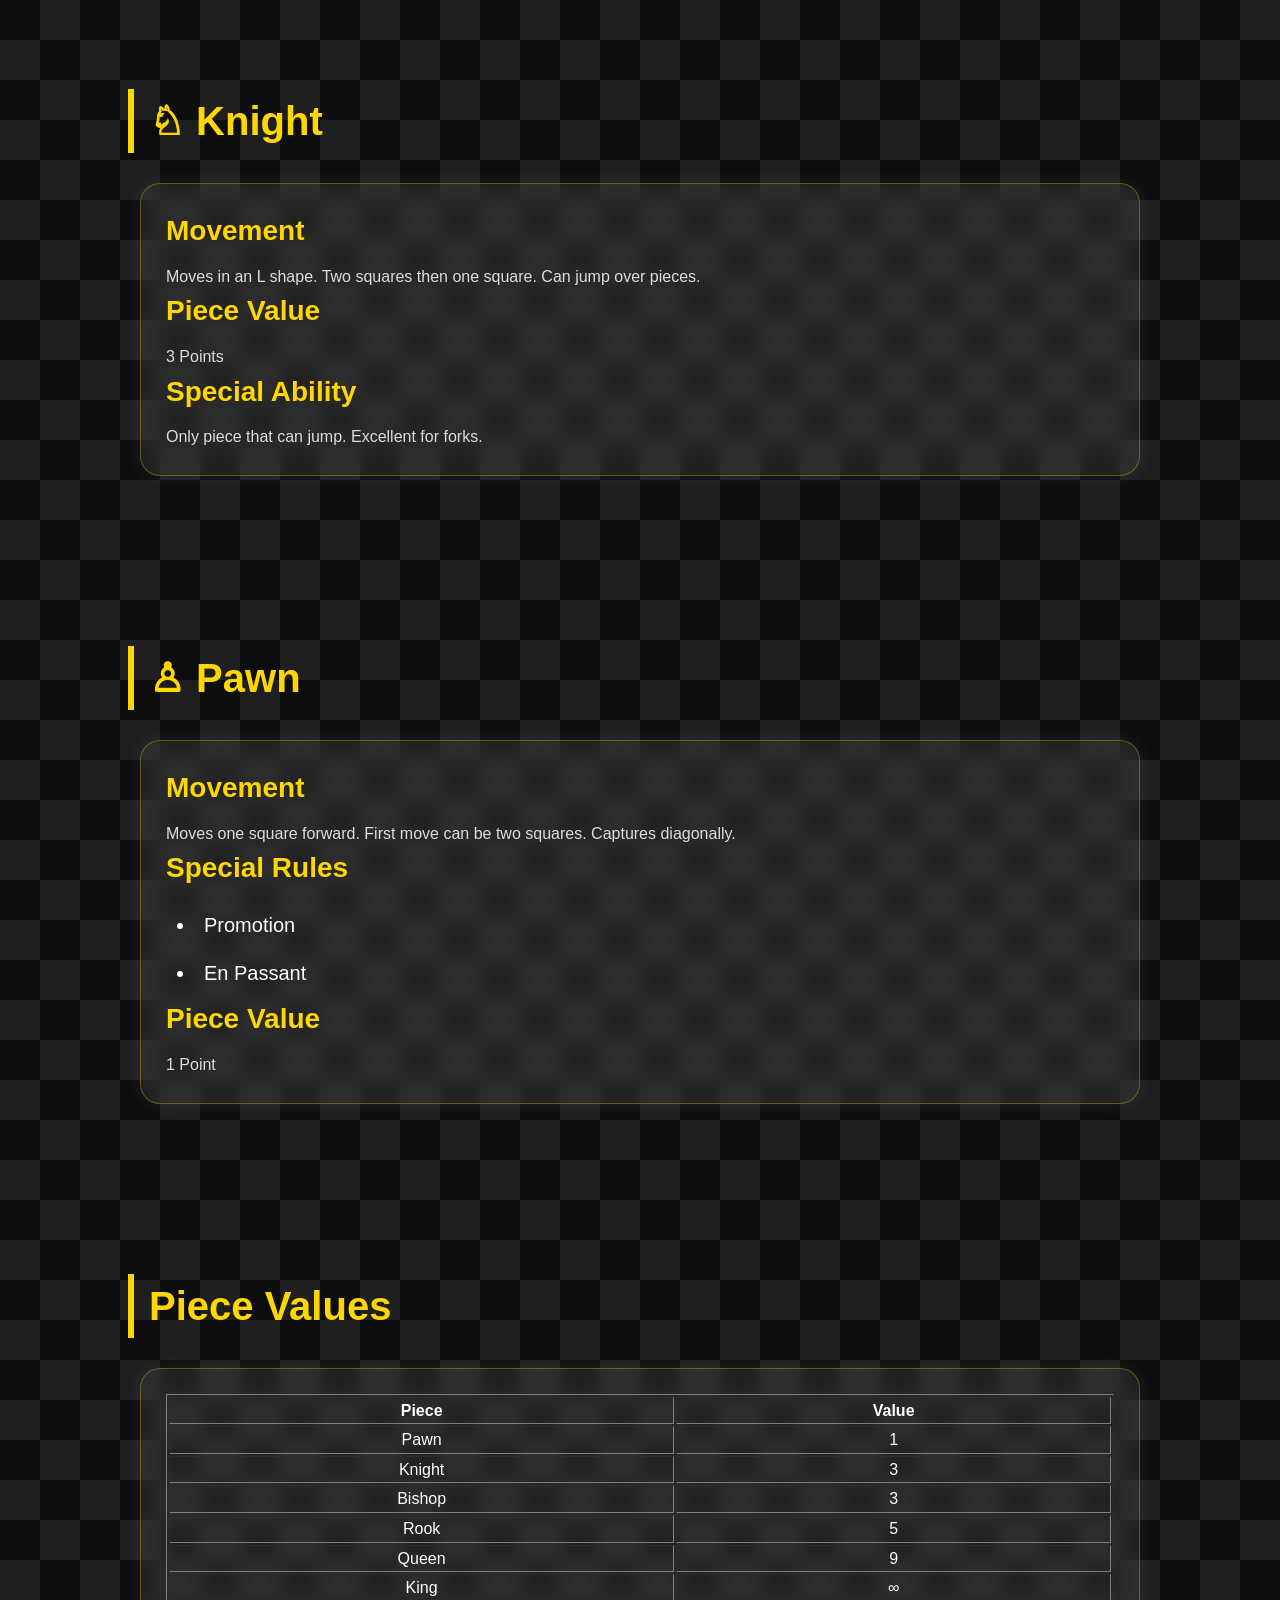
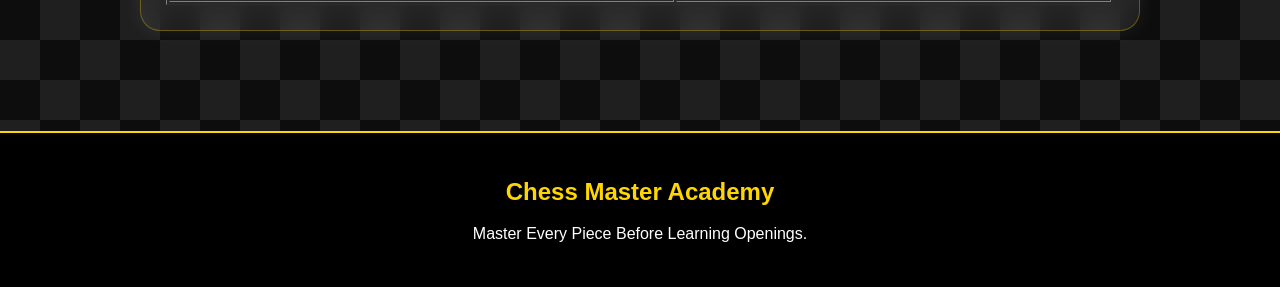
<file: Pieces.html>
<!DOCTYPE html>
<html lang="en">
<head>

<meta charset="UTF-8">
<meta name="viewport" content="width=device-width, initial-scale=1.0">

<title>Chess Pieces | Chess Master Academy</title>

<link rel="stylesheet" href="style.css">

</head>

<body>

<header>

<h1>♔ Chess Master Academy ♔</h1>

<p>Learn Every Chess Piece Like a Master</p>

<nav>

<a href="index.html">🏠 Home</a>
<a href="pieces.html">♔ Pieces</a>
<a href="rules.html">📖 Rules</a>
<a href="openings.html">♟ Openings</a>
<a href="tactics.html">🎯 Tactics</a>
<a href="checkmate.html">👑 Checkmate</a>
<a href="tips.html">💡 Tips</a>

</nav>

</header>

<section>

<h2>♔ The King</h2>

<div class="card">

<h3>Movement</h3>

<p>

The King moves exactly one square in any direction.

Forward, backward, sideways and diagonally.

</p>

<h3>Special Move</h3>

<p>

The King can perform Castling with a rook.

</p>

<h3>Piece Value</h3>

<p>

Infinite.

The King cannot be traded.

If checkmated, the game ends.

</p>

<h3>Tips</h3>

<ul>

<li>Castle early.</li>

<li>Protect the king.</li>

<li>Bring the king into the center during endgames.</li>

</ul>

</div>

</section>

<section>

<h2>♕ The Queen</h2>

<div class="card">

<h3>Movement</h3>

<p>

Moves horizontally,

vertically,

and diagonally any number of squares.

</p>

<h3>Piece Value</h3>

<p>

9 Points

</p>

<h3>Advantages</h3>

<ul>

<li>Strongest attacking piece.</li>

<li>Controls many squares.</li>

<li>Excellent for checkmate attacks.</li>

</ul>

<h3>Tips</h3>

<ul>

<li>Don't bring the queen out too early.</li>

<li>Support with minor pieces.</li>

<li>Keep it active.</li>

</ul>

</div>

</section>

<section>

<h2>♖ The Rook</h2>

<div class="card">

<h3>Movement</h3>

<p>

Moves horizontally and vertically.

</p>

<h3>Piece Value</h3>

<p>

5 Points

</p>

<h3>Strength</h3>

<ul>

<li>Very powerful in open files.</li>

<li>Strongest endgame piece after queen.</li>

<li>Excellent for ladder checkmate.</li>

</ul>

</div>

</section>

<section>

<h2>♗ Bishop</h2>

<div class="card">

<h3>Movement</h3>

<p>

Moves diagonally.

Always remains on one color.

</p>

<h3>Piece Value</h3>

<p>

3 Points

</p>

<h3>Tips</h3>

<ul>

<li>Bishop pair is extremely strong.</li>

<li>Long diagonal attacks.</li>

<li>Works well with queen.</li>

</ul>

</div>

</section>

<section>

<h2>♘ Knight</h2>

<div class="card">

<h3>Movement</h3>

<p>

Moves in an L shape.

Two squares then one square.

Can jump over pieces.

</p>

<h3>Piece Value</h3>

<p>

3 Points

</p>

<h3>Special Ability</h3>

<p>

Only piece that can jump.

Excellent for forks.

</p>

</div>

</section>

<section>

<h2>♙ Pawn</h2>

<div class="card">

<h3>Movement</h3>

<p>

Moves one square forward.

First move can be two squares.

Captures diagonally.

</p>

<h3>Special Rules</h3>

<ul>

<li>Promotion</li>

<li>En Passant</li>

</ul>

<h3>Piece Value</h3>

<p>

1 Point

</p>

</div>

</section>

<section>

<h2>Piece Values</h2>

<div class="card">

<table border="1" width="100%" style="text-align:center;">

<tr>

<th>Piece</th>

<th>Value</th>

</tr>

<tr>

<td>Pawn</td>

<td>1</td>

</tr>

<tr>

<td>Knight</td>

<td>3</td>

</tr>

<tr>

<td>Bishop</td>

<td>3</td>

</tr>

<tr>

<td>Rook</td>

<td>5</td>

</tr>

<tr>

<td>Queen</td>

<td>9</td>

</tr>

<tr>

<td>King</td>

<td>∞</td>

</tr>

</table>

</div>

</section>

<footer>

<h2>Chess Master Academy</h2>

<p>

Master Every Piece Before Learning Openings.

</p>

</footer>

<script src="script.js"></script>

</body>
</html>
</file>
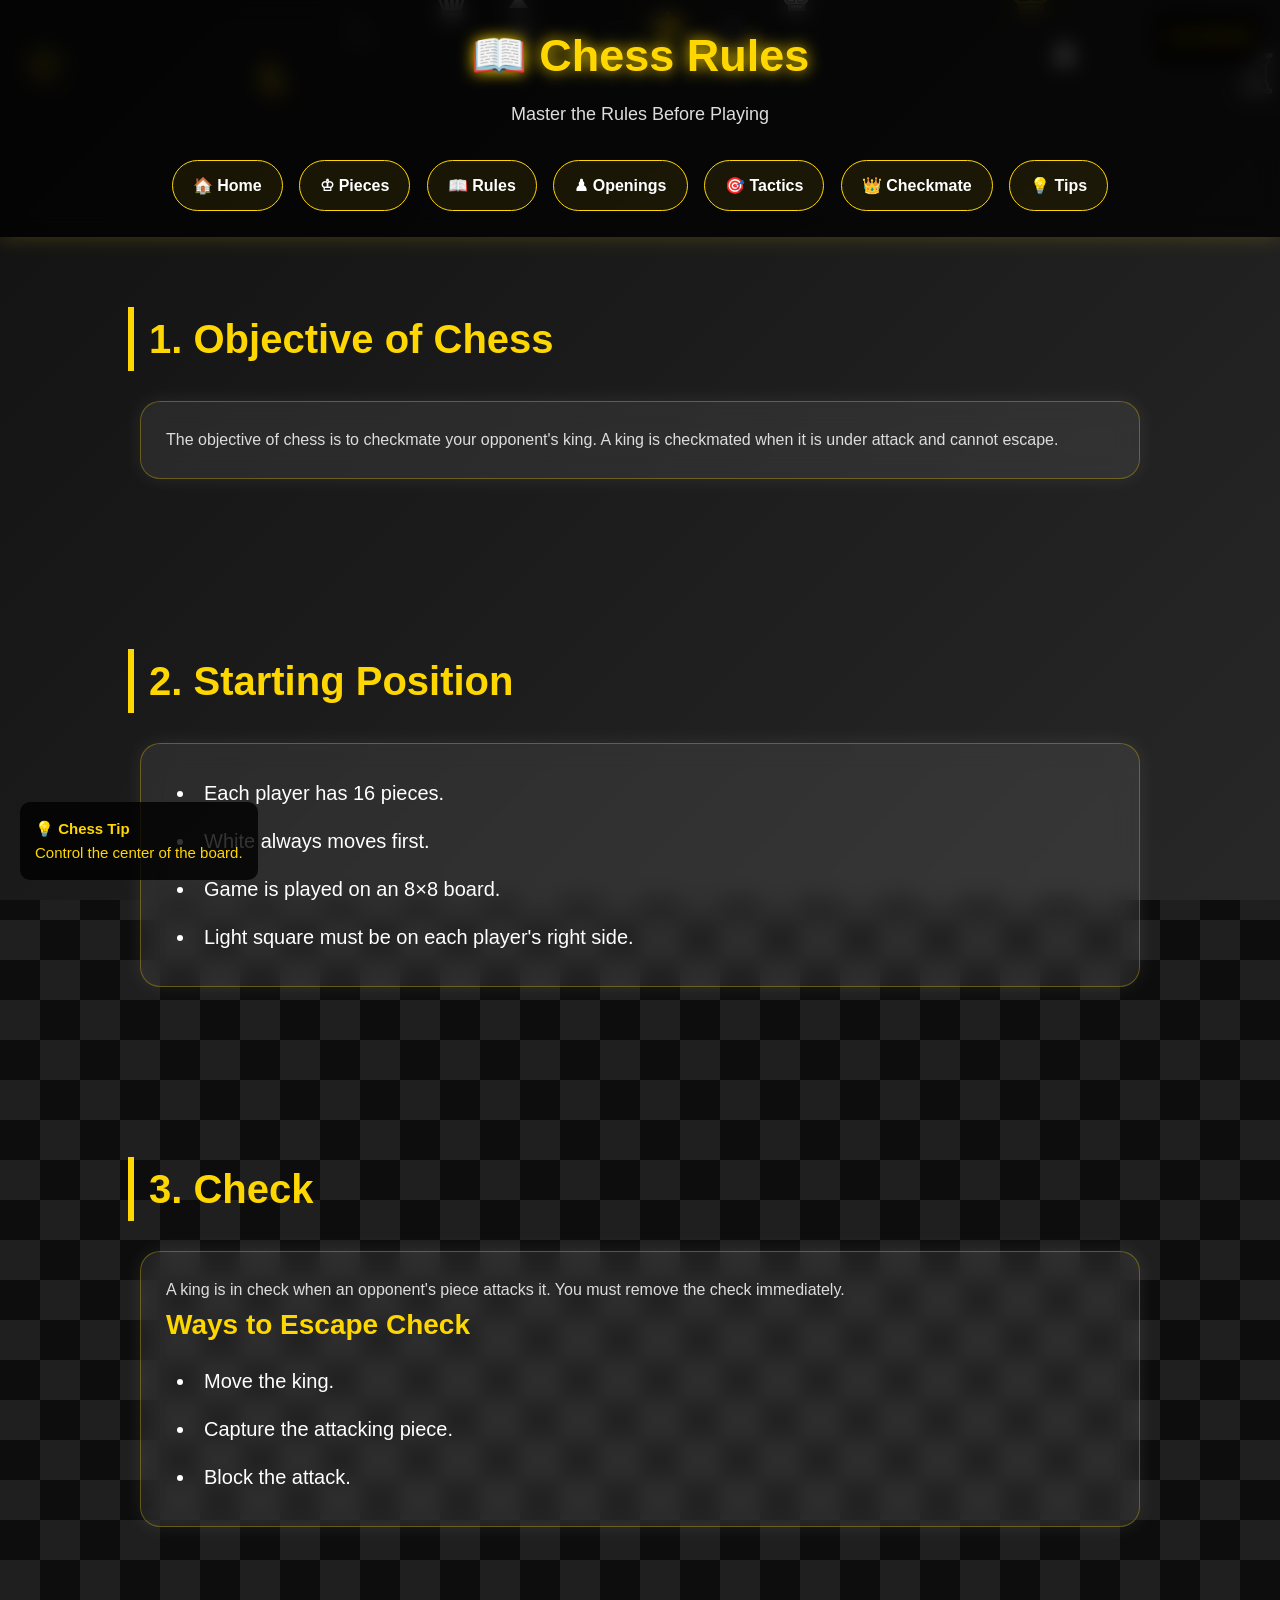
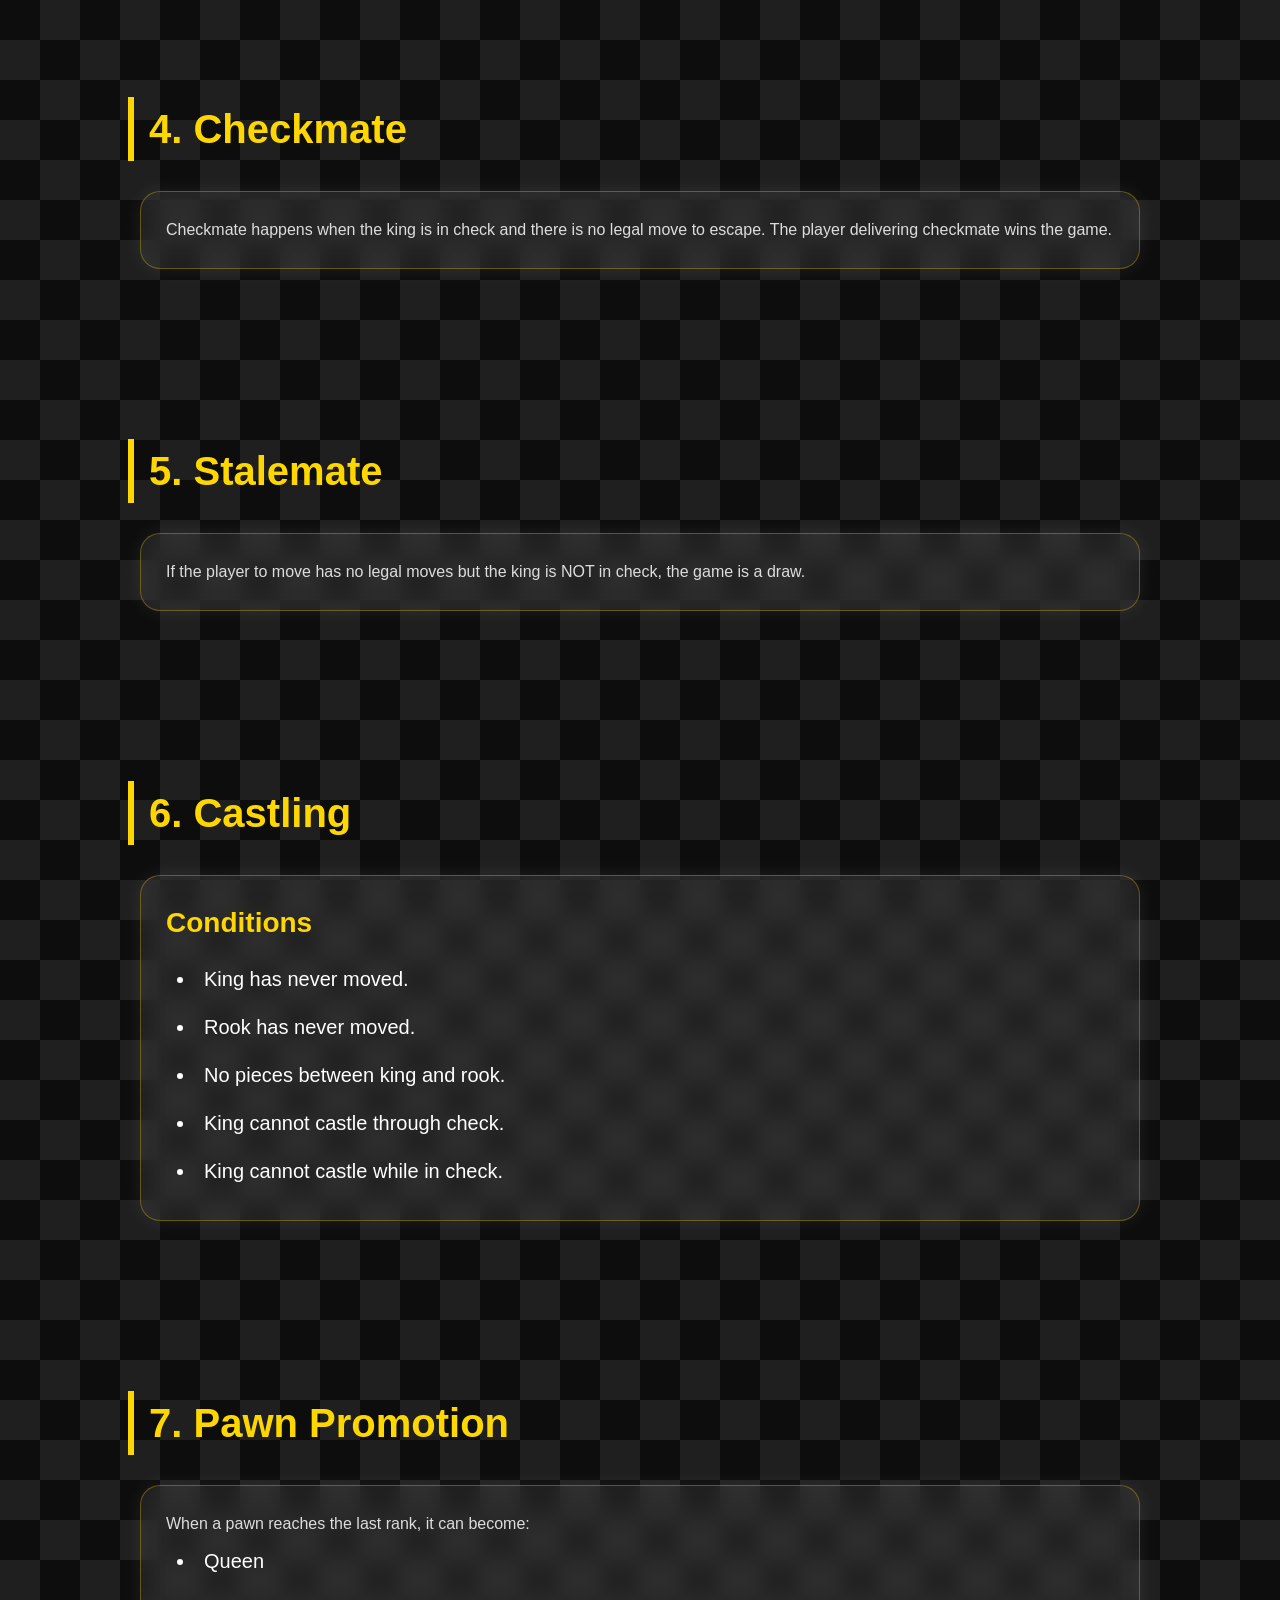
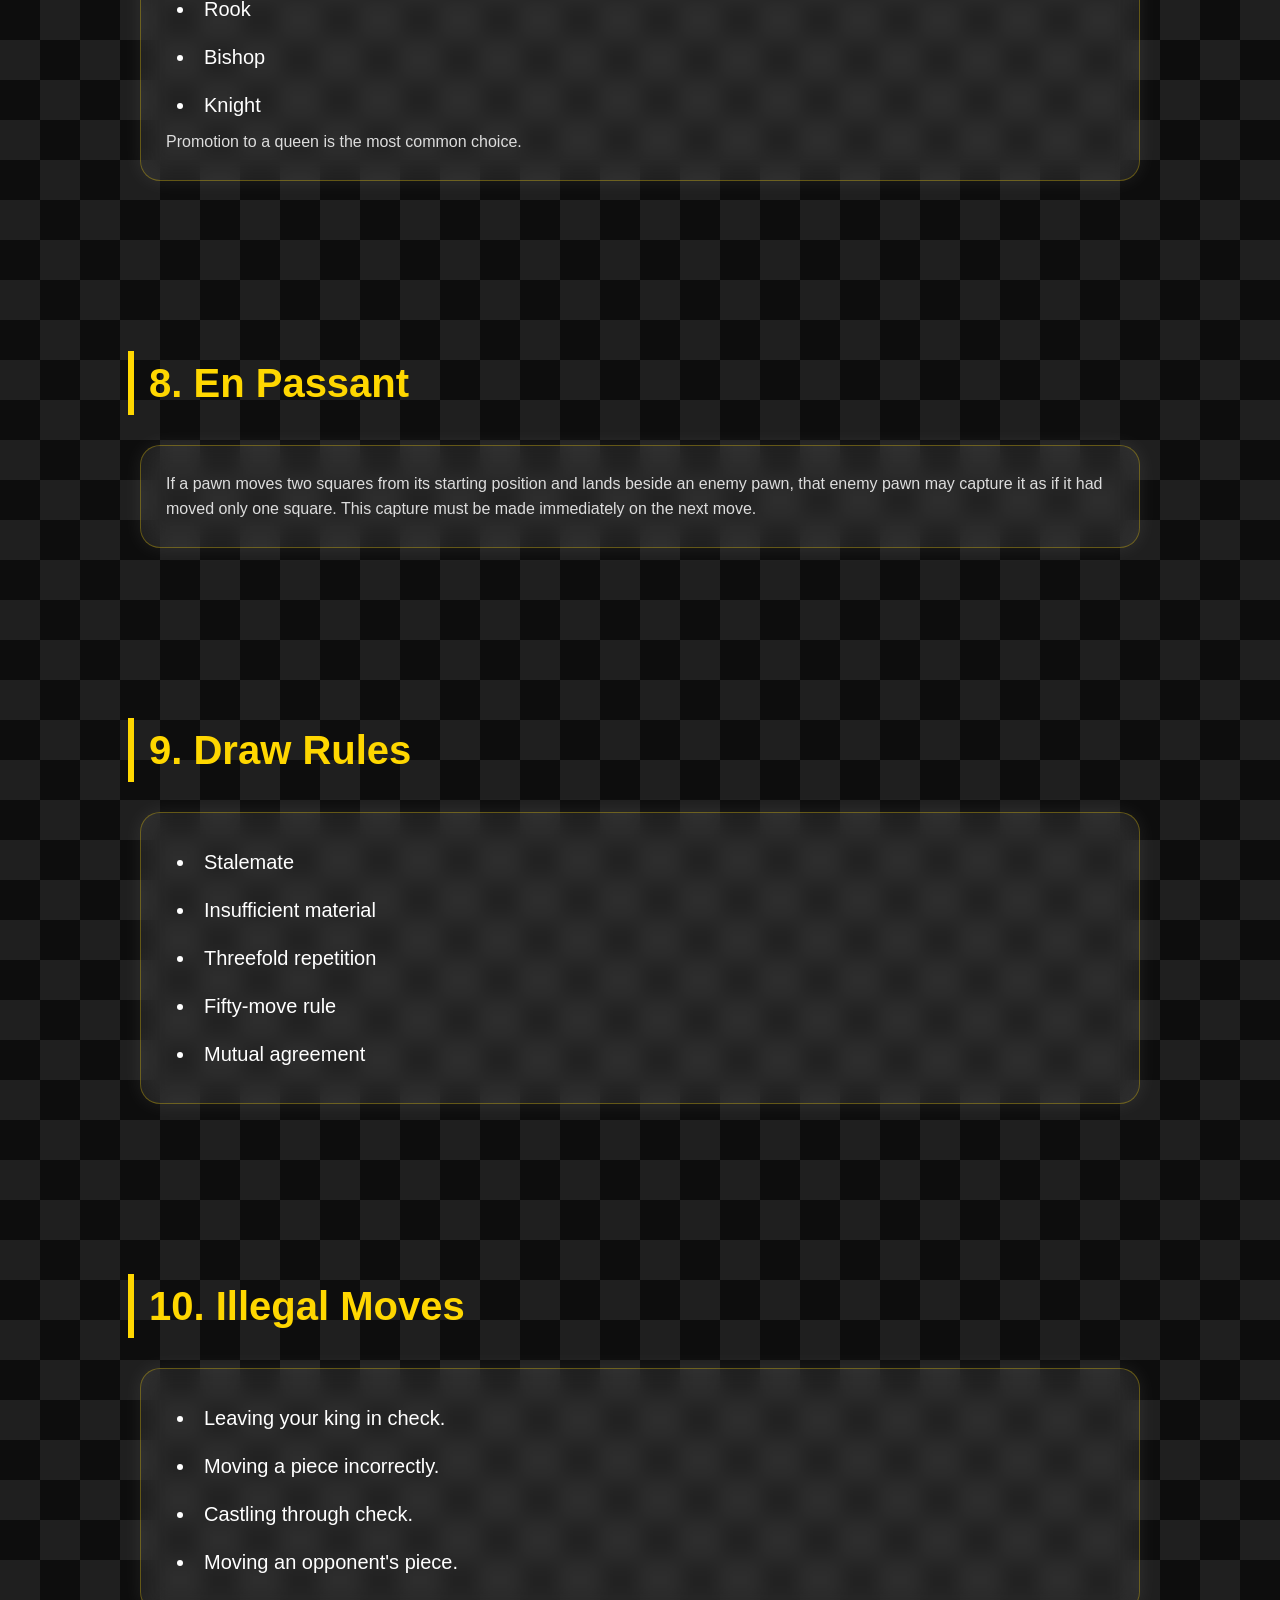
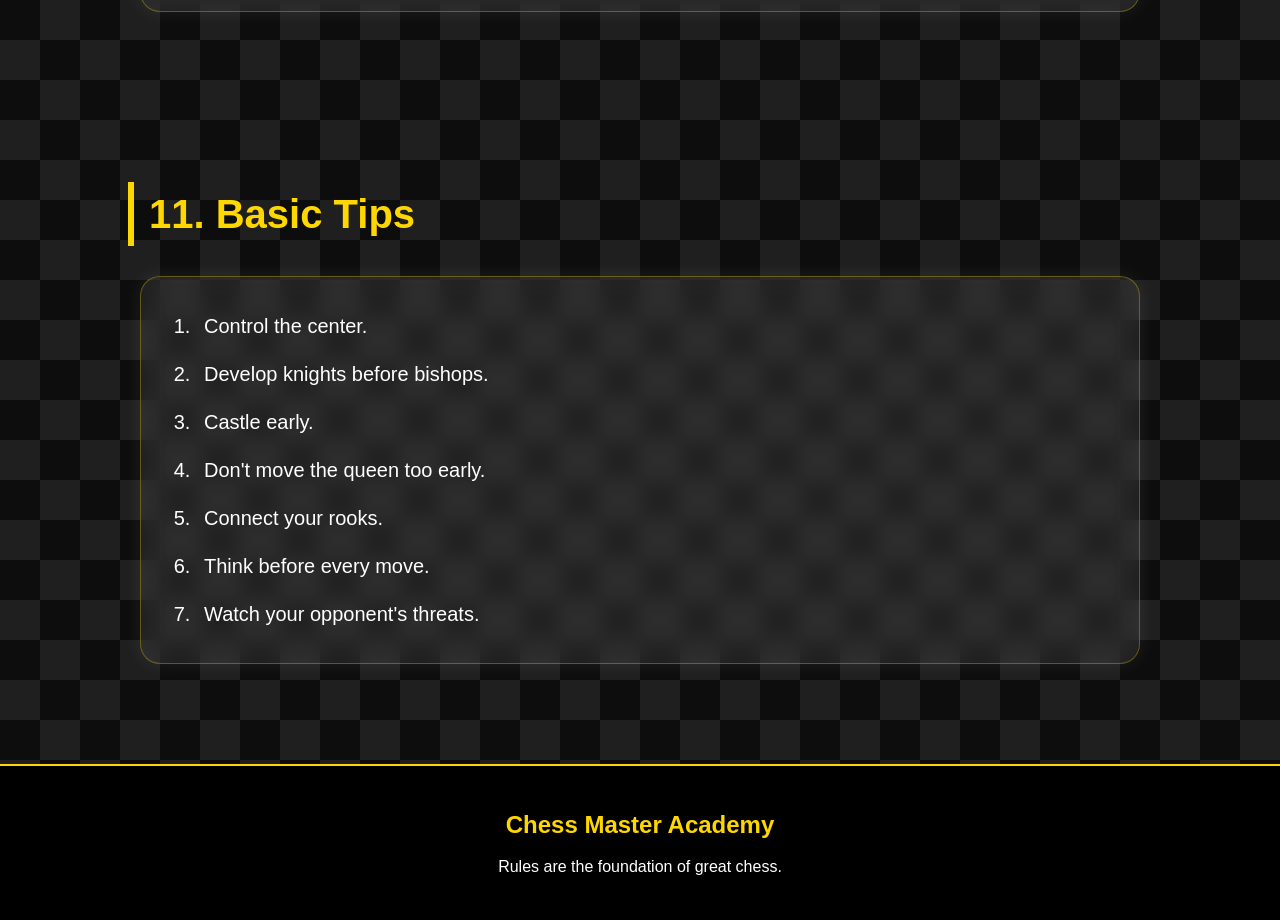
<file: rules.html>
<!DOCTYPE html>
<html lang="en">
<head>

<meta charset="UTF-8">
<meta name="viewport" content="width=device-width, initial-scale=1.0">

<title>Chess Rules | Chess Master Academy</title>

<link rel="stylesheet" href="style.css">

</head>

<body>

<header>

<h1>📖 Chess Rules</h1>

<p>Master the Rules Before Playing</p>

<nav>

<a href="index.html">🏠 Home</a>
<a href="pieces.html">♔ Pieces</a>
<a href="rules.html">📖 Rules</a>
<a href="openings.html">♟ Openings</a>
<a href="tactics.html">🎯 Tactics</a>
<a href="checkmate.html">👑 Checkmate</a>
<a href="tips.html">💡 Tips</a>

</nav>

</header>

<section>

<h2>1. Objective of Chess</h2>

<div class="card">

<p>

The objective of chess is to checkmate your opponent's king.

A king is checkmated when it is under attack and cannot escape.

</p>

</div>

</section>

<section>

<h2>2. Starting Position</h2>

<div class="card">

<ul>

<li>Each player has 16 pieces.</li>

<li>White always moves first.</li>

<li>Game is played on an 8×8 board.</li>

<li>Light square must be on each player's right side.</li>

</ul>

</div>

</section>

<section>

<h2>3. Check</h2>

<div class="card">

<p>

A king is in check when an opponent's piece attacks it.

You must remove the check immediately.

</p>

<h3>Ways to Escape Check</h3>

<ul>

<li>Move the king.</li>

<li>Capture the attacking piece.</li>

<li>Block the attack.</li>

</ul>

</div>

</section>

<section>

<h2>4. Checkmate</h2>

<div class="card">

<p>

Checkmate happens when the king is in check and there is no legal move to escape.

The player delivering checkmate wins the game.

</p>

</div>

</section>

<section>

<h2>5. Stalemate</h2>

<div class="card">

<p>

If the player to move has no legal moves but the king is NOT in check,

the game is a draw.

</p>

</div>

</section>

<section>

<h2>6. Castling</h2>

<div class="card">

<h3>Conditions</h3>

<ul>

<li>King has never moved.</li>

<li>Rook has never moved.</li>

<li>No pieces between king and rook.</li>

<li>King cannot castle through check.</li>

<li>King cannot castle while in check.</li>

</ul>

</div>

</section>

<section>

<h2>7. Pawn Promotion</h2>

<div class="card">

<p>

When a pawn reaches the last rank,

it can become:

</p>

<ul>

<li>Queen</li>

<li>Rook</li>

<li>Bishop</li>

<li>Knight</li>

</ul>

<p>

Promotion to a queen is the most common choice.

</p>

</div>

</section>

<section>

<h2>8. En Passant</h2>

<div class="card">

<p>

If a pawn moves two squares from its starting position and lands beside an enemy pawn,

that enemy pawn may capture it as if it had moved only one square.

This capture must be made immediately on the next move.

</p>

</div>

</section>

<section>

<h2>9. Draw Rules</h2>

<div class="card">

<ul>

<li>Stalemate</li>

<li>Insufficient material</li>

<li>Threefold repetition</li>

<li>Fifty-move rule</li>

<li>Mutual agreement</li>

</ul>

</div>

</section>

<section>

<h2>10. Illegal Moves</h2>

<div class="card">

<ul>

<li>Leaving your king in check.</li>

<li>Moving a piece incorrectly.</li>

<li>Castling through check.</li>

<li>Moving an opponent's piece.</li>

</ul>

</div>

</section>

<section>

<h2>11. Basic Tips</h2>

<div class="card">

<ol>

<li>Control the center.</li>

<li>Develop knights before bishops.</li>

<li>Castle early.</li>

<li>Don't move the queen too early.</li>

<li>Connect your rooks.</li>

<li>Think before every move.</li>

<li>Watch your opponent's threats.</li>

</ol>

</div>

</section>

<footer>

<h2>Chess Master Academy</h2>

<p>Rules are the foundation of great chess.</p>

</footer>

<script src="script.js"></script>

</body>
</html>
</file>
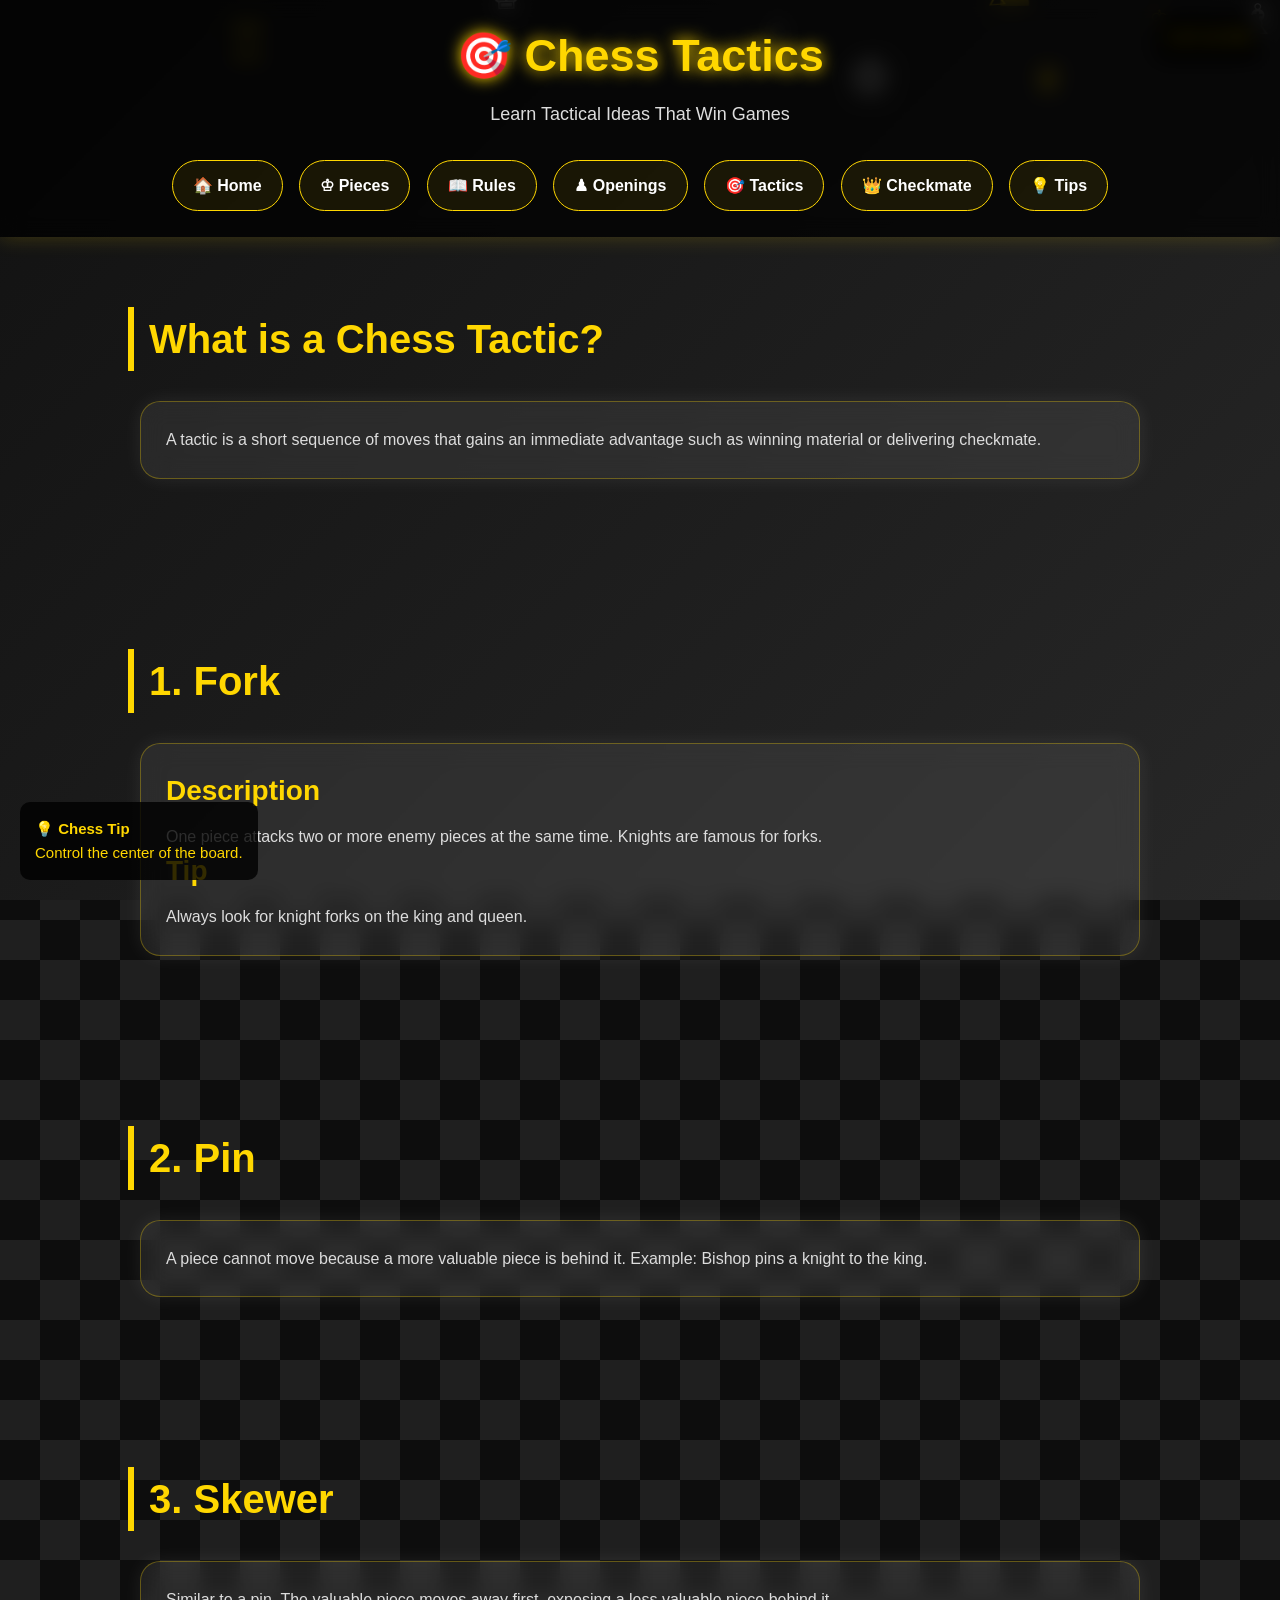
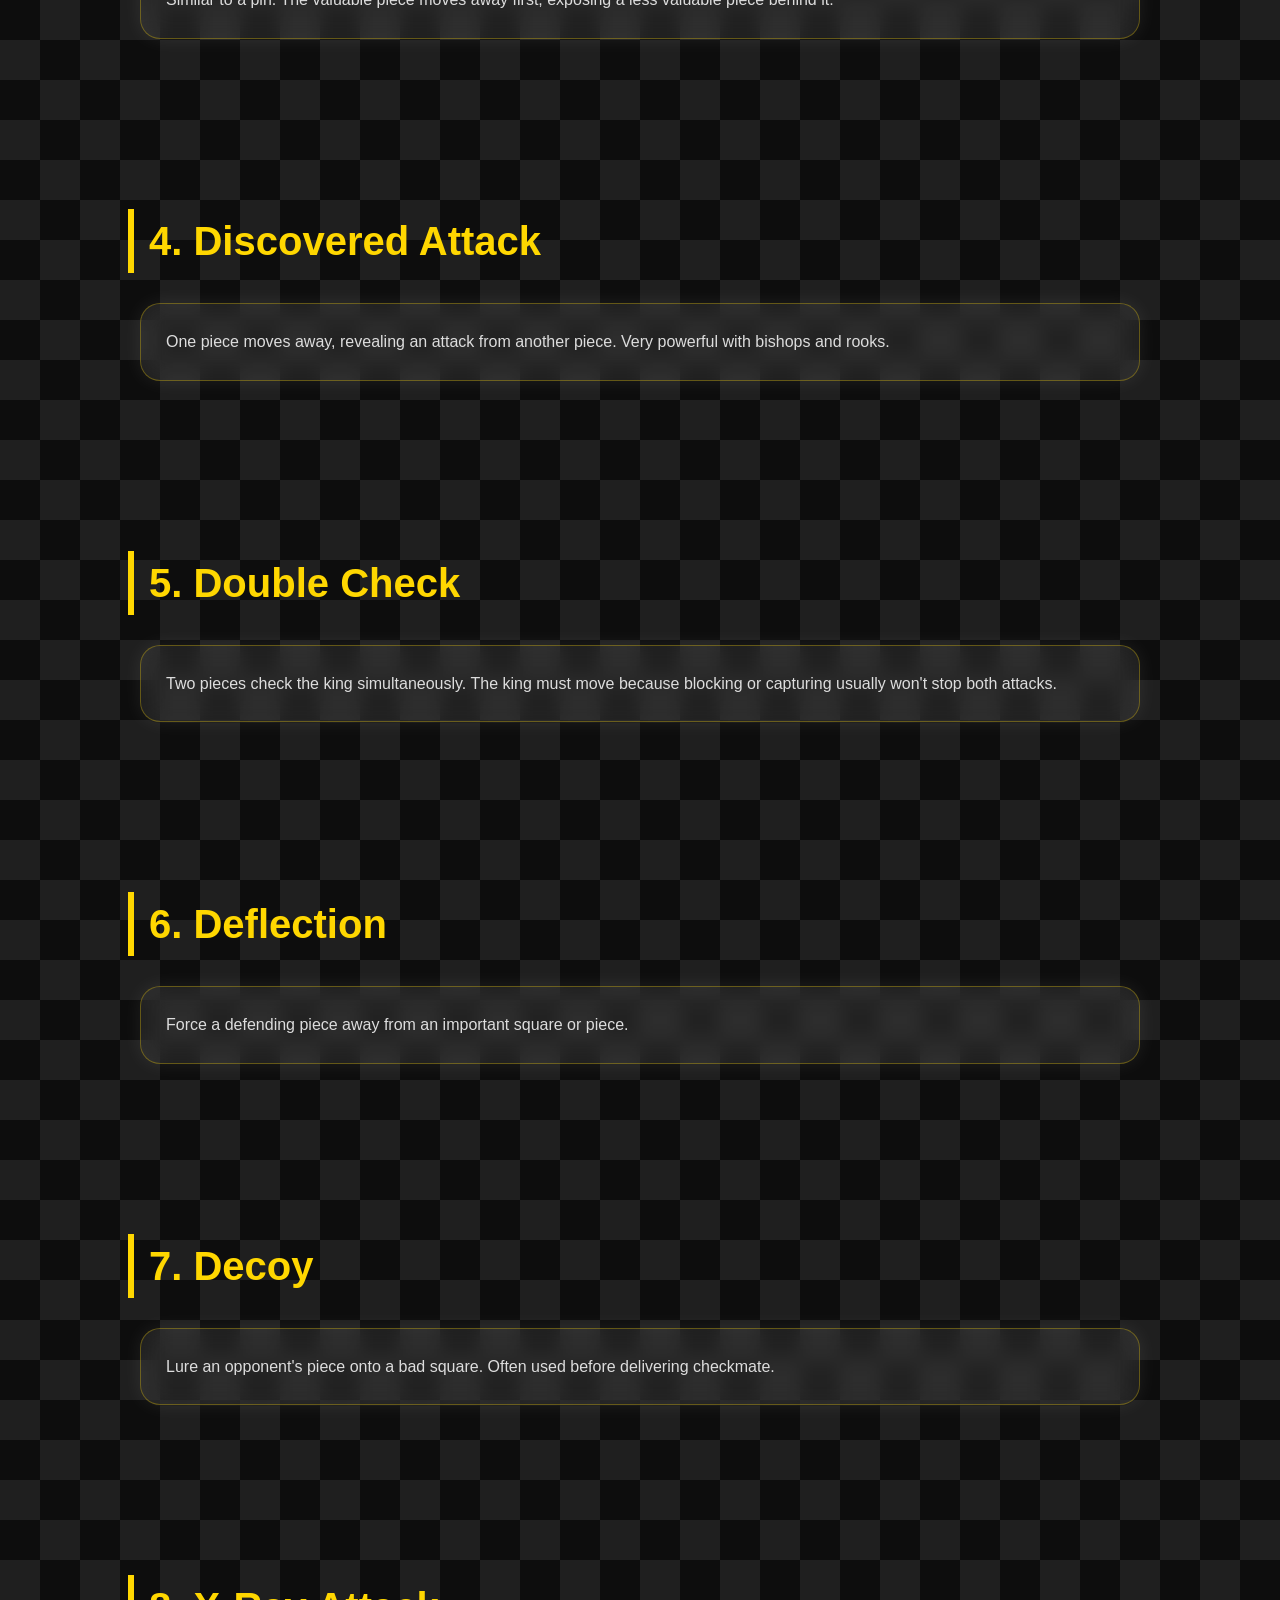
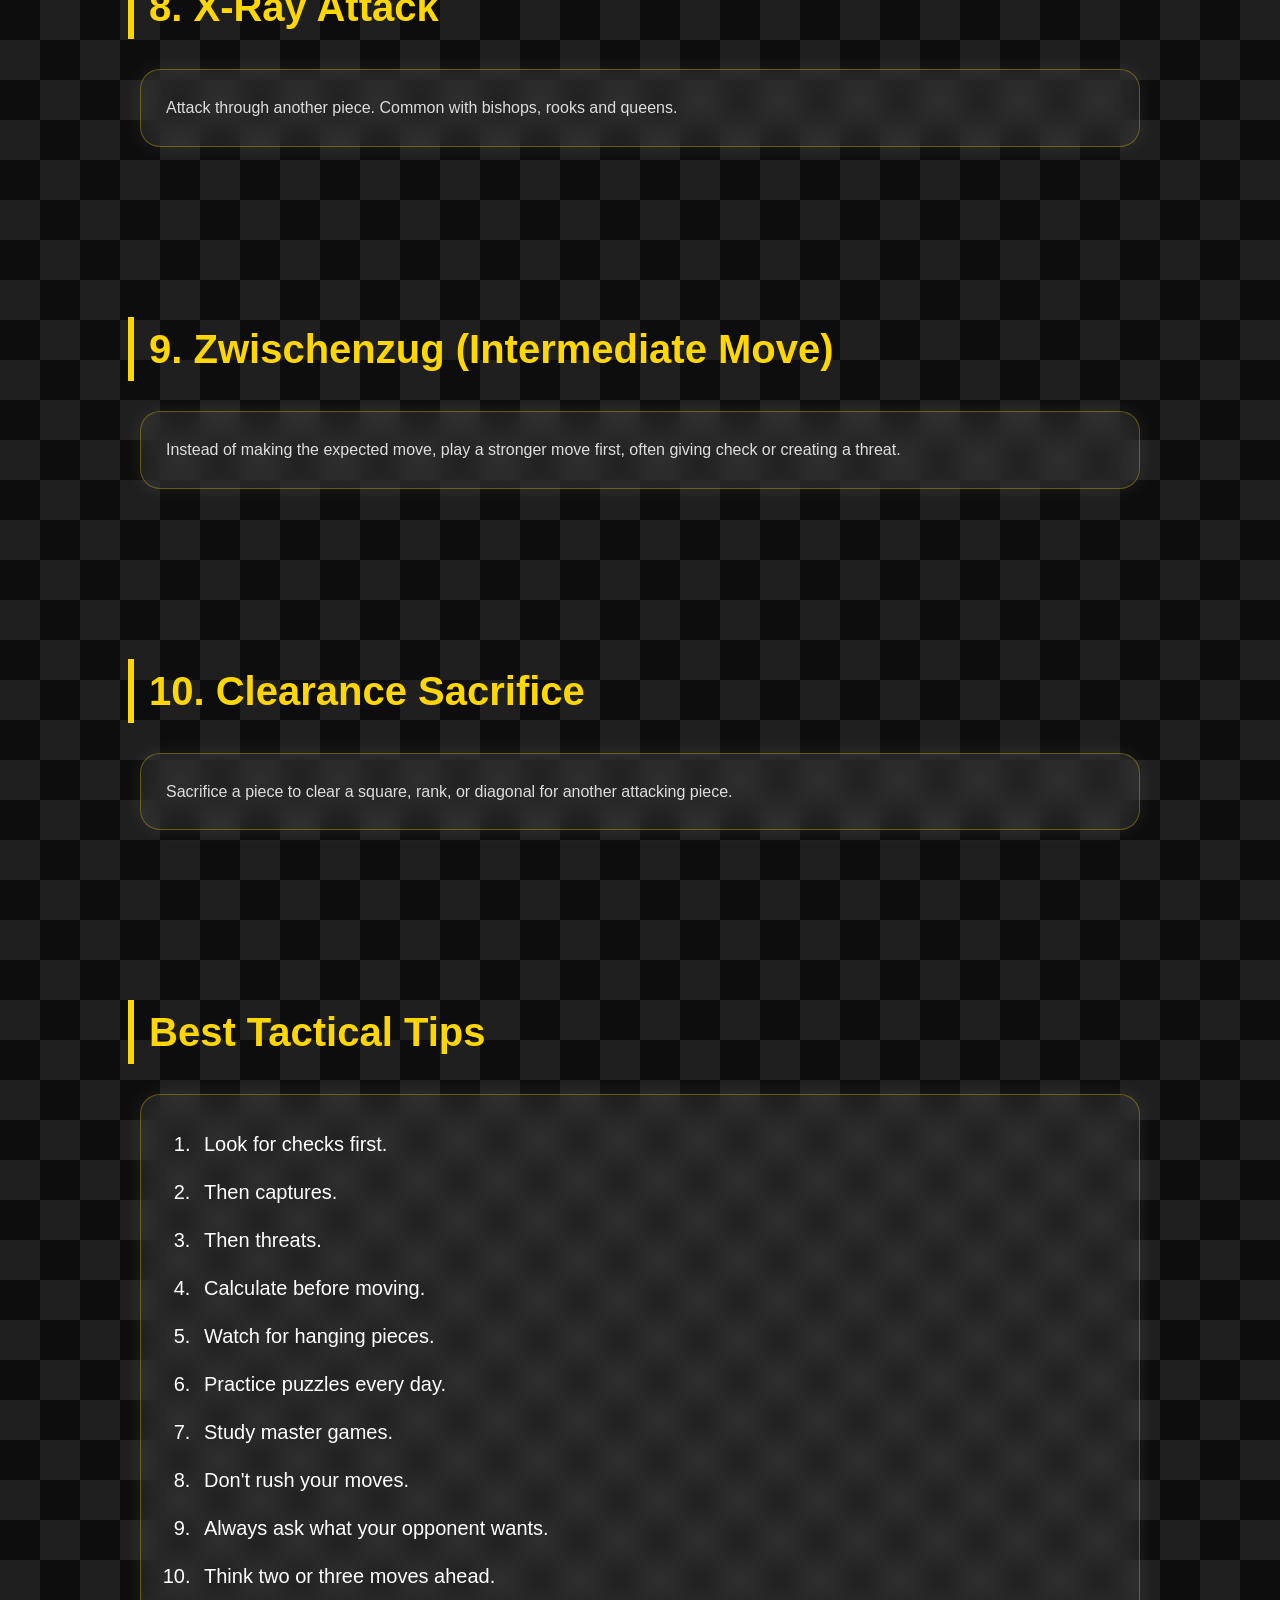
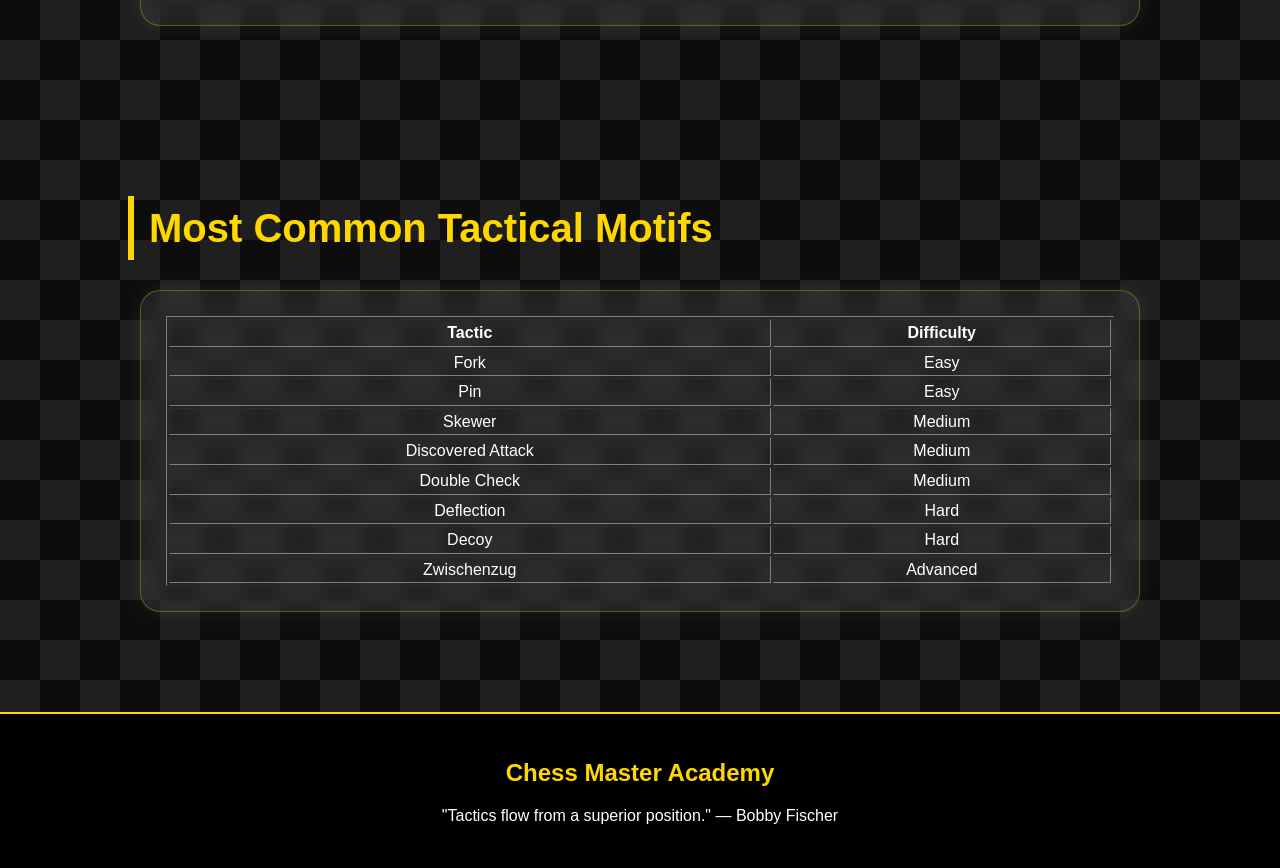
<file: tactics.html>
<!DOCTYPE html>
<html lang="en">
<head>

<meta charset="UTF-8">
<meta name="viewport" content="width=device-width, initial-scale=1.0">

<title>Chess Tactics | Chess Master Academy</title>

<link rel="stylesheet" href="style.css">

</head>

<body>

<header>

<h1>🎯 Chess Tactics</h1>

<p>Learn Tactical Ideas That Win Games</p>

<nav>

<a href="index.html">🏠 Home</a>
<a href="pieces.html">♔ Pieces</a>
<a href="rules.html">📖 Rules</a>
<a href="openings.html">♟ Openings</a>
<a href="tactics.html">🎯 Tactics</a>
<a href="checkmate.html">👑 Checkmate</a>
<a href="tips.html">💡 Tips</a>

</nav>

</header>

<section>

<h2>What is a Chess Tactic?</h2>

<div class="card">

<p>

A tactic is a short sequence of moves that gains an immediate advantage such as winning material or delivering checkmate.

</p>

</div>

</section>

<section>

<h2>1. Fork</h2>

<div class="card">

<h3>Description</h3>

<p>

One piece attacks two or more enemy pieces at the same time.

Knights are famous for forks.

</p>

<h3>Tip</h3>

<p>

Always look for knight forks on the king and queen.

</p>

</div>

</section>

<section>

<h2>2. Pin</h2>

<div class="card">

<p>

A piece cannot move because a more valuable piece is behind it.

Example:

Bishop pins a knight to the king.

</p>

</div>

</section>

<section>

<h2>3. Skewer</h2>

<div class="card">

<p>

Similar to a pin.

The valuable piece moves away first, exposing a less valuable piece behind it.

</p>

</div>

</section>

<section>

<h2>4. Discovered Attack</h2>

<div class="card">

<p>

One piece moves away, revealing an attack from another piece.

Very powerful with bishops and rooks.

</p>

</div>

</section>

<section>

<h2>5. Double Check</h2>

<div class="card">

<p>

Two pieces check the king simultaneously.

The king must move because blocking or capturing usually won't stop both attacks.

</p>

</div>

</section>

<section>

<h2>6. Deflection</h2>

<div class="card">

<p>

Force a defending piece away from an important square or piece.

</p>

</div>

</section>

<section>

<h2>7. Decoy</h2>

<div class="card">

<p>

Lure an opponent's piece onto a bad square.

Often used before delivering checkmate.

</p>

</div>

</section>

<section>

<h2>8. X-Ray Attack</h2>

<div class="card">

<p>

Attack through another piece.

Common with bishops, rooks and queens.

</p>

</div>

</section>

<section>

<h2>9. Zwischenzug (Intermediate Move)</h2>

<div class="card">

<p>

Instead of making the expected move,

play a stronger move first,

often giving check or creating a threat.

</p>

</div>

</section>

<section>

<h2>10. Clearance Sacrifice</h2>

<div class="card">

<p>

Sacrifice a piece to clear a square,

rank,

or diagonal for another attacking piece.

</p>

</div>

</section>

<section>

<h2>Best Tactical Tips</h2>

<div class="card">

<ol>

<li>Look for checks first.</li>

<li>Then captures.</li>

<li>Then threats.</li>

<li>Calculate before moving.</li>

<li>Watch for hanging pieces.</li>

<li>Practice puzzles every day.</li>

<li>Study master games.</li>

<li>Don't rush your moves.</li>

<li>Always ask what your opponent wants.</li>

<li>Think two or three moves ahead.</li>

</ol>

</div>

</section>

<section>

<h2>Most Common Tactical Motifs</h2>

<div class="card">

<table border="1" width="100%" style="text-align:center">

<tr>

<th>Tactic</th>

<th>Difficulty</th>

</tr>

<tr>

<td>Fork</td>

<td>Easy</td>

</tr>

<tr>

<td>Pin</td>

<td>Easy</td>

</tr>

<tr>

<td>Skewer</td>

<td>Medium</td>

</tr>

<tr>

<td>Discovered Attack</td>

<td>Medium</td>

</tr>

<tr>

<td>Double Check</td>

<td>Medium</td>

</tr>

<tr>

<td>Deflection</td>

<td>Hard</td>

</tr>

<tr>

<td>Decoy</td>

<td>Hard</td>

</tr>

<tr>

<td>Zwischenzug</td>

<td>Advanced</td>

</tr>

</table>

</div>

</section>

<footer>

<h2>Chess Master Academy</h2>

<p>

"Tactics flow from a superior position." — Bobby Fischer

</p>

</footer>

<script src="script.js"></script>

</body>
</html>
</file>
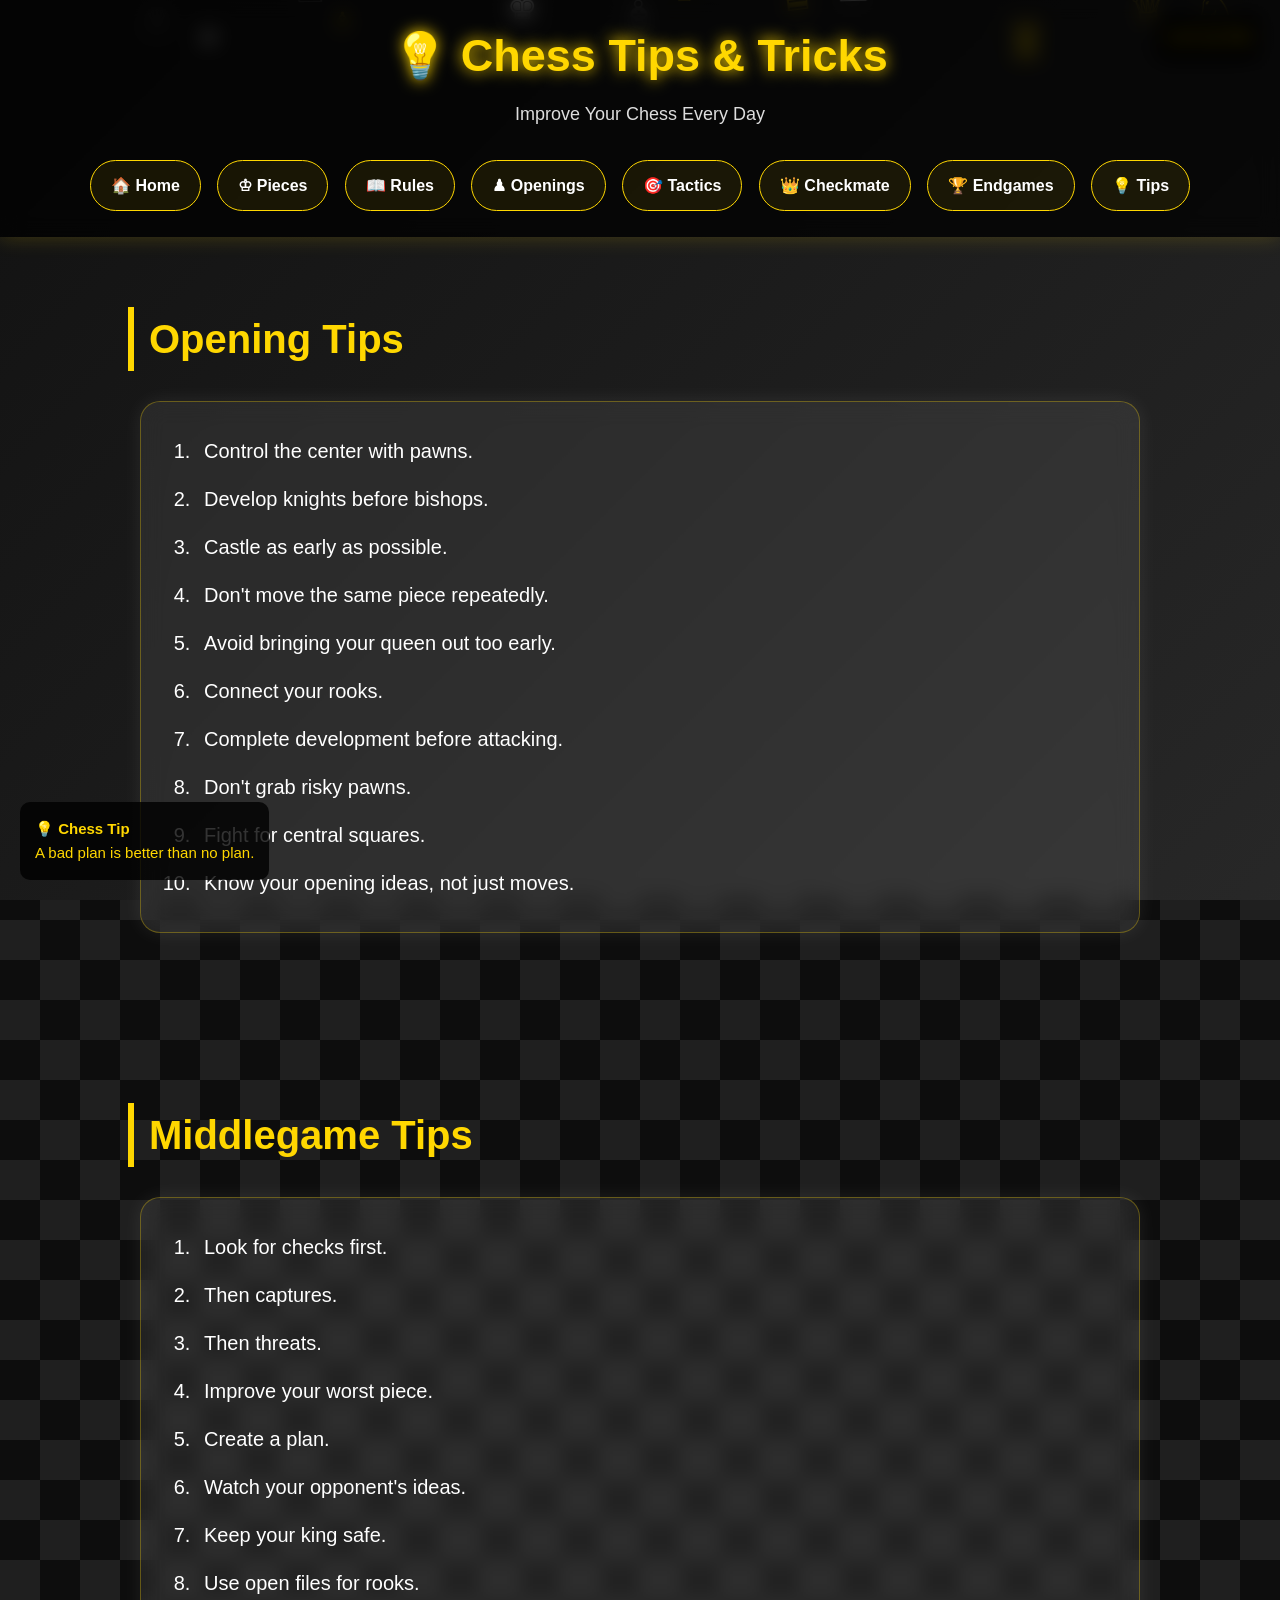
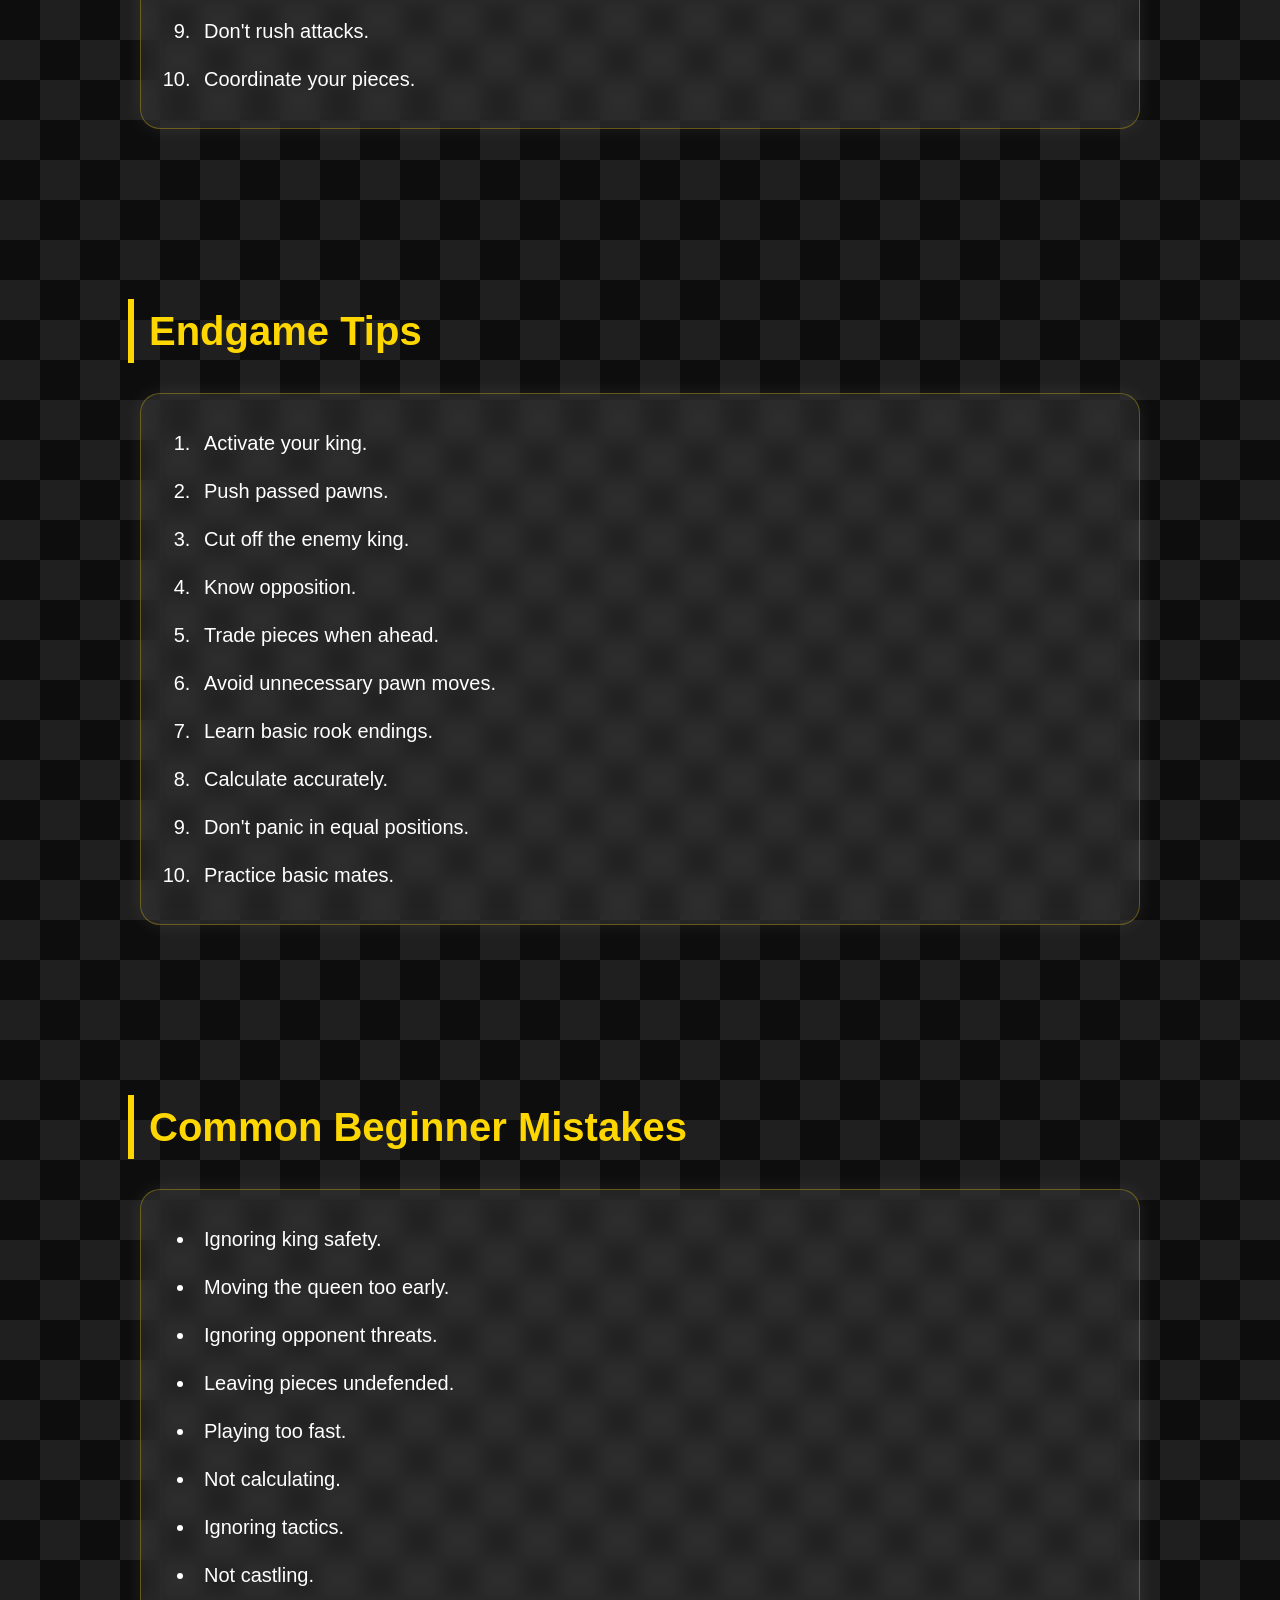
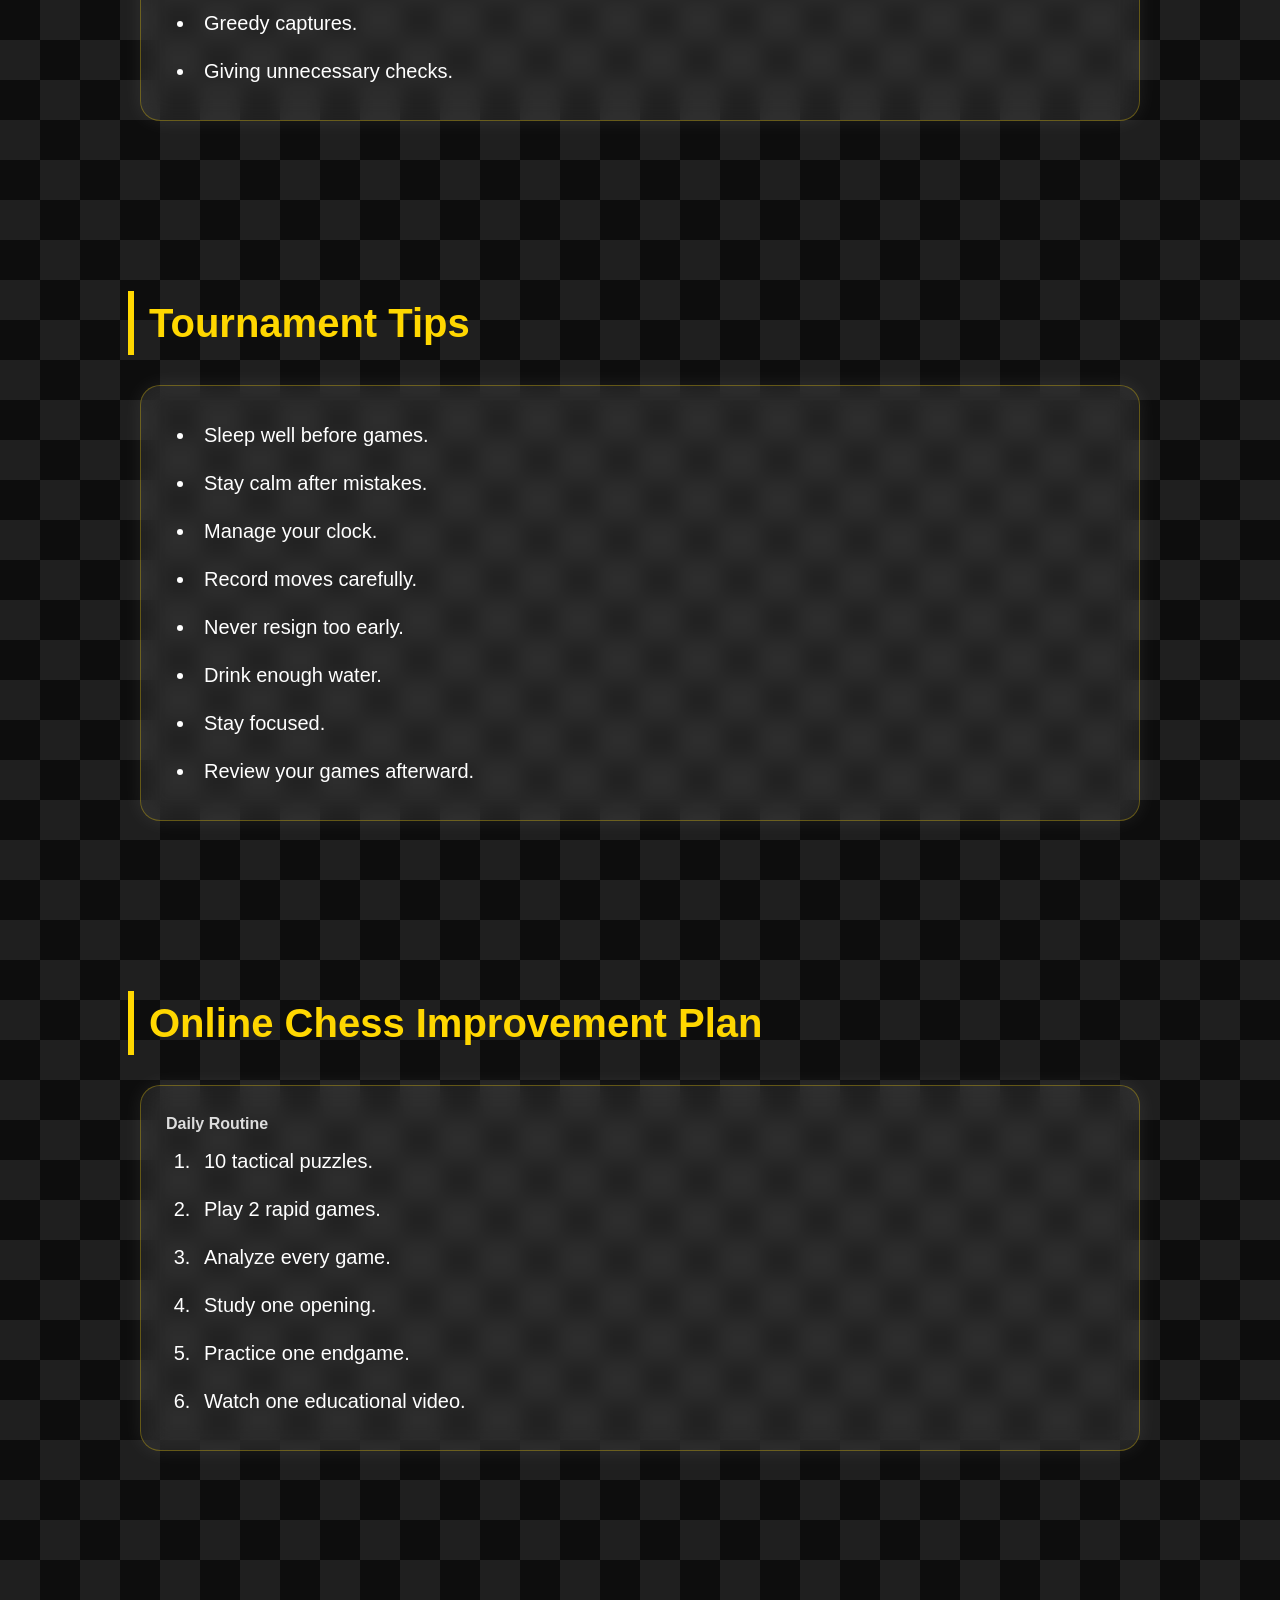
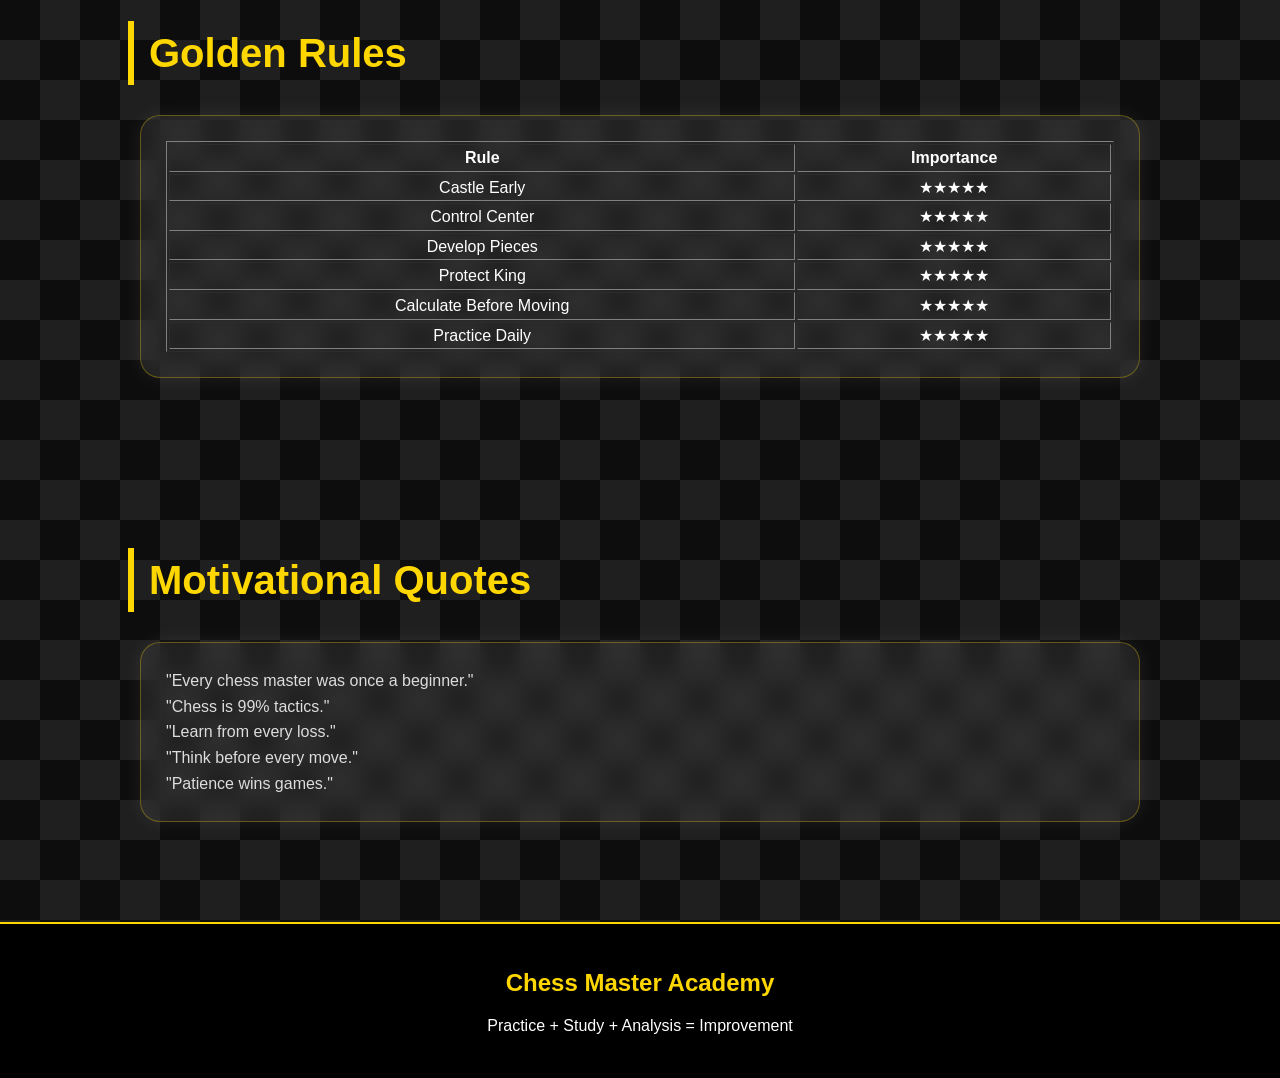
<file: tips.html>
<!DOCTYPE html>
<html lang="en">
<head>

<meta charset="UTF-8">
<meta name="viewport" content="width=device-width, initial-scale=1.0">

<title>Chess Tips | Chess Master Academy</title>

<link rel="stylesheet" href="style.css">

</head>

<body>

<header>

<h1>💡 Chess Tips & Tricks</h1>

<p>Improve Your Chess Every Day</p>

<nav>

<a href="index.html">🏠 Home</a>
<a href="pieces.html">♔ Pieces</a>
<a href="rules.html">📖 Rules</a>
<a href="openings.html">♟ Openings</a>
<a href="tactics.html">🎯 Tactics</a>
<a href="checkmate.html">👑 Checkmate</a>
<a href="endgame.html">🏆 Endgames</a>
<a href="tips.html">💡 Tips</a>

</nav>

</header>

<section>

<h2>Opening Tips</h2>

<div class="card">

<ol>

<li>Control the center with pawns.</li>
<li>Develop knights before bishops.</li>
<li>Castle as early as possible.</li>
<li>Don't move the same piece repeatedly.</li>
<li>Avoid bringing your queen out too early.</li>
<li>Connect your rooks.</li>
<li>Complete development before attacking.</li>
<li>Don't grab risky pawns.</li>
<li>Fight for central squares.</li>
<li>Know your opening ideas, not just moves.</li>

</ol>

</div>

</section>

<section>

<h2>Middlegame Tips</h2>

<div class="card">

<ol>

<li>Look for checks first.</li>
<li>Then captures.</li>
<li>Then threats.</li>
<li>Improve your worst piece.</li>
<li>Create a plan.</li>
<li>Watch your opponent's ideas.</li>
<li>Keep your king safe.</li>
<li>Use open files for rooks.</li>
<li>Don't rush attacks.</li>
<li>Coordinate your pieces.</li>

</ol>

</div>

</section>

<section>

<h2>Endgame Tips</h2>

<div class="card">

<ol>

<li>Activate your king.</li>
<li>Push passed pawns.</li>
<li>Cut off the enemy king.</li>
<li>Know opposition.</li>
<li>Trade pieces when ahead.</li>
<li>Avoid unnecessary pawn moves.</li>
<li>Learn basic rook endings.</li>
<li>Calculate accurately.</li>
<li>Don't panic in equal positions.</li>
<li>Practice basic mates.</li>

</ol>

</div>

</section>

<section>

<h2>Common Beginner Mistakes</h2>

<div class="card">

<ul>

<li>Ignoring king safety.</li>
<li>Moving the queen too early.</li>
<li>Ignoring opponent threats.</li>
<li>Leaving pieces undefended.</li>
<li>Playing too fast.</li>
<li>Not calculating.</li>
<li>Ignoring tactics.</li>
<li>Not castling.</li>
<li>Greedy captures.</li>
<li>Giving unnecessary checks.</li>

</ul>

</div>

</section>

<section>

<h2>Tournament Tips</h2>

<div class="card">

<ul>

<li>Sleep well before games.</li>
<li>Stay calm after mistakes.</li>
<li>Manage your clock.</li>
<li>Record moves carefully.</li>
<li>Never resign too early.</li>
<li>Drink enough water.</li>
<li>Stay focused.</li>
<li>Review your games afterward.</li>

</ul>

</div>

</section>

<section>

<h2>Online Chess Improvement Plan</h2>

<div class="card">

<p><b>Daily Routine</b></p>

<ol>

<li>10 tactical puzzles.</li>
<li>Play 2 rapid games.</li>
<li>Analyze every game.</li>
<li>Study one opening.</li>
<li>Practice one endgame.</li>
<li>Watch one educational video.</li>

</ol>

</div>

</section>

<section>

<h2>Golden Rules</h2>

<div class="card">

<table border="1" width="100%" style="text-align:center">

<tr>

<th>Rule</th>

<th>Importance</th>

</tr>

<tr>

<td>Castle Early</td>

<td>★★★★★</td>

</tr>

<tr>

<td>Control Center</td>

<td>★★★★★</td>

</tr>

<tr>

<td>Develop Pieces</td>

<td>★★★★★</td>

</tr>

<tr>

<td>Protect King</td>

<td>★★★★★</td>

</tr>

<tr>

<td>Calculate Before Moving</td>

<td>★★★★★</td>

</tr>

<tr>

<td>Practice Daily</td>

<td>★★★★★</td>

</tr>

</table>

</div>

</section>

<section>

<h2>Motivational Quotes</h2>

<div class="card">

<p>"Every chess master was once a beginner."</p>

<p>"Chess is 99% tactics."</p>

<p>"Learn from every loss."</p>

<p>"Think before every move."</p>

<p>"Patience wins games."</p>

</div>

</section>

<footer>

<h2>Chess Master Academy</h2>

<p>Practice + Study + Analysis = Improvement</p>

</footer>

<script src="script.js"></script>

</body>
</html>
</file>
<file: style.css>
*{
margin:0;
padding:0;
box-sizing:border-box;
font-family:Segoe UI,Tahoma,Geneva,Verdana,sans-serif;
scroll-behavior:smooth;
}

body{
background:#050505;
color:white;
line-height:1.6;
overflow-x:hidden;
}

/* Animated Background */

body::before{
content:"";
position:fixed;
top:0;
left:0;
width:100%;
height:100%;
background:linear-gradient(-45deg,#000,#111,#1b1b1b,#2d2d2d,#111);
background-size:500% 500%;
animation:bgMove 15s ease infinite;
z-index:-2;
}

@keyframes bgMove{
0%{background-position:0% 50%;}
50%{background-position:100% 50%;}
100%{background-position:0% 50%;}
}

/* Header */

header{
position:sticky;
top:0;
background:rgba(0,0,0,0.75);
backdrop-filter:blur(10px);
padding:20px;
text-align:center;
box-shadow:0 0 20px rgba(255,215,0,.2);
z-index:1000;
}

header h1{
font-size:45px;
color:gold;
text-shadow:0 0 15px gold;
}

header p{
margin-top:8px;
color:#ddd;
font-size:18px;
}

/* Navigation */

nav{
margin-top:20px;
}

nav a{
display:inline-block;
text-decoration:none;
color:white;
padding:12px 18px;
margin:5px;
border-radius:30px;
transition:.4s;
font-weight:bold;
}

nav a:hover{
background:gold;
color:black;
transform:scale(1.1);
}

/* Hero */

.hero{
height:90vh;
display:flex;
flex-direction:column;
justify-content:center;
align-items:center;
text-align:center;
padding:20px;
}

.hero h2{
font-size:60px;
color:gold;
text-shadow:0 0 20px gold;
}

.hero p{
max-width:700px;
font-size:20px;
margin-top:20px;
color:#ddd;
}

button{
margin-top:35px;
padding:15px 35px;
font-size:20px;
border:none;
border-radius:50px;
cursor:pointer;
background:gold;
color:black;
font-weight:bold;
transition:.3s;
}

button:hover{
transform:scale(1.1);
box-shadow:0 0 25px gold;
}

/* Sections */

section{
padding:70px 10%;
}

section h2{
font-size:40px;
margin-bottom:25px;
color:gold;
border-left:6px solid gold;
padding-left:15px;
}

/* Cards */

.card{
background:rgba(255,255,255,.07);
backdrop-filter:blur(12px);
border-radius:20px;
padding:25px;
margin:25px 0;
transition:.4s;
box-shadow:0 0 20px rgba(255,255,255,.08);
}

.card:hover{
transform:translateY(-10px);
box-shadow:0 0 30px gold;
}

.card h3{
color:gold;
margin-bottom:10px;
font-size:28px;
}

.card p{
color:#ddd;
}

/* Lists */

ul,ol{
margin-left:30px;
font-size:20px;
}

li{
padding:8px;
}

/* Footer */

footer{
text-align:center;
padding:40px;
background:#000;
border-top:2px solid gold;
}

footer h2{
color:gold;
margin-bottom:10px;
}

/* Responsive */

@media(max-width:768px){

header h1{
font-size:30px;
}

.hero h2{
font-size:38px;
}

.hero p{
font-size:17px;
}

section h2{
font-size:30px;
}

nav a{
display:block;
margin:10px auto;
width:220px;
}

button{
font-size:18px;
}
}
/* ============================= */
/* CHESS HOMEPAGE PREMIUM THEME */
/* ============================= */

/* Chessboard Background */

body{

background-color:#0d0d0d;

background-image:

linear-gradient(45deg,#1f1f1f 25%,transparent 25%),

linear-gradient(-45deg,#1f1f1f 25%,transparent 25%),

linear-gradient(45deg,transparent 75%,#1f1f1f 75%),

linear-gradient(-45deg,transparent 75%,#1f1f1f 75%);

background-size:80px 80px;

background-position:0 0,0 40px,40px -40px,-40px 0;

animation:boardMove 25s linear infinite;

}

/* Moving Chessboard */

@keyframes boardMove{

0%{

background-position:

0 0,

0 40px,

40px -40px,

-40px 0;

}

100%{

background-position:

80px 80px,

80px 120px,

120px 40px,

40px 80px;

}

}

/* Falling Pieces Container */

#chess-rain{

position:fixed;

left:0;

top:0;

width:100%;

height:100%;

pointer-events:none;

overflow:hidden;

z-index:-1;

}

/* Hero Section */

.hero{

height:90vh;

display:flex;

justify-content:center;

align-items:center;

flex-direction:column;

text-align:center;

padding:20px;

}

/* Hero Title */

.hero h2{

font-size:65px;

color:#FFD700;

text-shadow:

0 0 10px gold,

0 0 20px gold,

0 0 40px gold;

animation:glow 2s infinite alternate;

}

/* Glow Animation */

@keyframes glow{

from{

text-shadow:

0 0 10px gold,

0 0 20px gold;

}

to{

text-shadow:

0 0 25px gold,

0 0 50px gold,

0 0 70px orange;

}

}

/* Hero Text */

.hero p{

font-size:22px;

max-width:900px;

margin-top:20px;

color:white;

}

/* Navigation */

nav{

margin-top:25px;

}

nav a{

display:inline-block;

padding:12px 20px;

margin:6px;

border-radius:30px;

background:rgba(255,215,0,.08);

border:1px solid gold;

text-decoration:none;

color:white;

transition:.4s;

}

nav a:hover{

background:gold;

color:black;

transform:scale(1.08);

}

/* Cards */

.card{

background:rgba(255,255,255,.08);

backdrop-filter:blur(12px);

border:1px solid rgba(255,215,0,.3);

border-radius:20px;

padding:25px;

margin:30px auto;

max-width:1000px;

transition:.4s;

}

.card:hover{

transform:translateY(-8px);

box-shadow:0 0 30px gold;

}

/* Buttons */

button{

padding:15px 35px;

font-size:18px;

border:none;

border-radius:40px;

background:gold;

color:black;

cursor:pointer;

margin:10px;

transition:.3s;

font-weight:bold;

}

button:hover{

transform:scale(1.1);

box-shadow:0 0 25px gold;

}

/* Footer */

footer{

padding:40px;

text-align:center;

background:black;

border-top:2px solid gold;

}

/* Responsive */

@media(max-width:768px){

.hero h2{

font-size:38px;

}

.hero p{

font-size:18px;

}

nav a{

display:block;

margin:10px auto;

width:220px;

}

}
</file>
